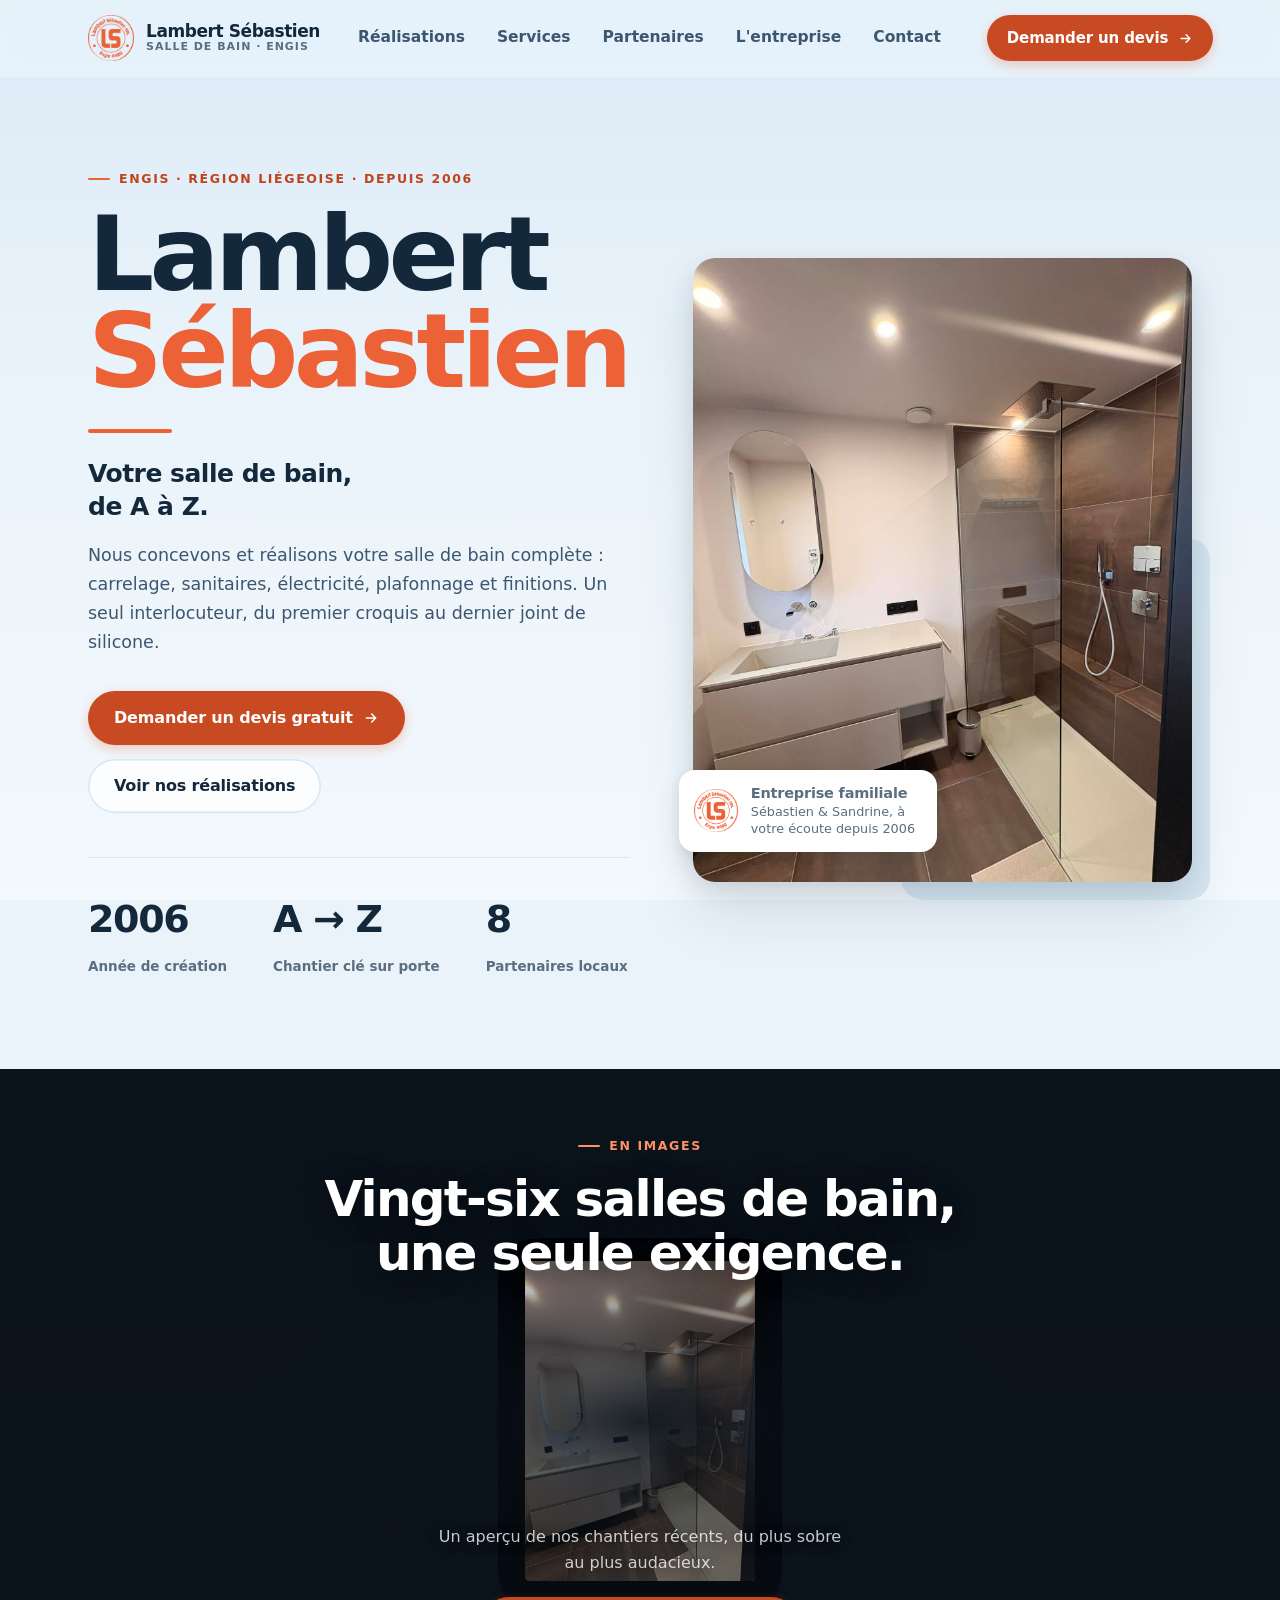
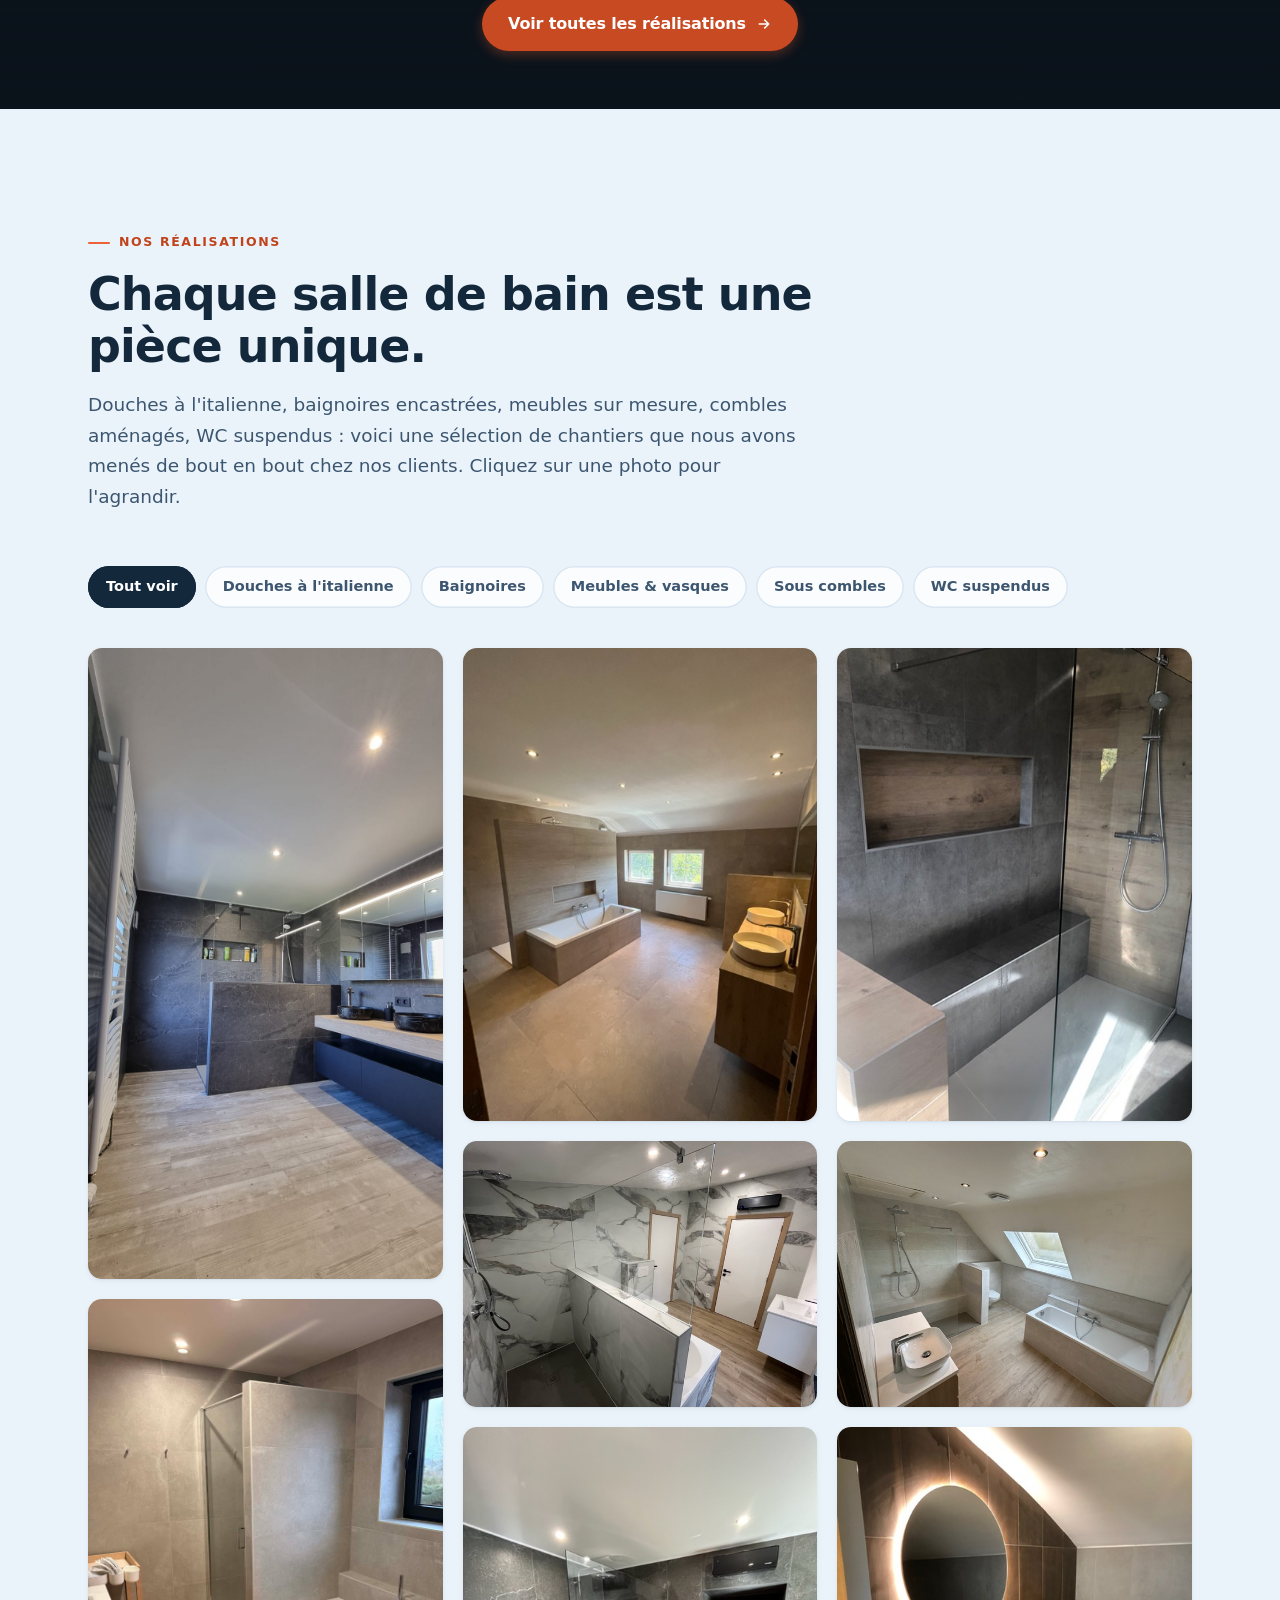
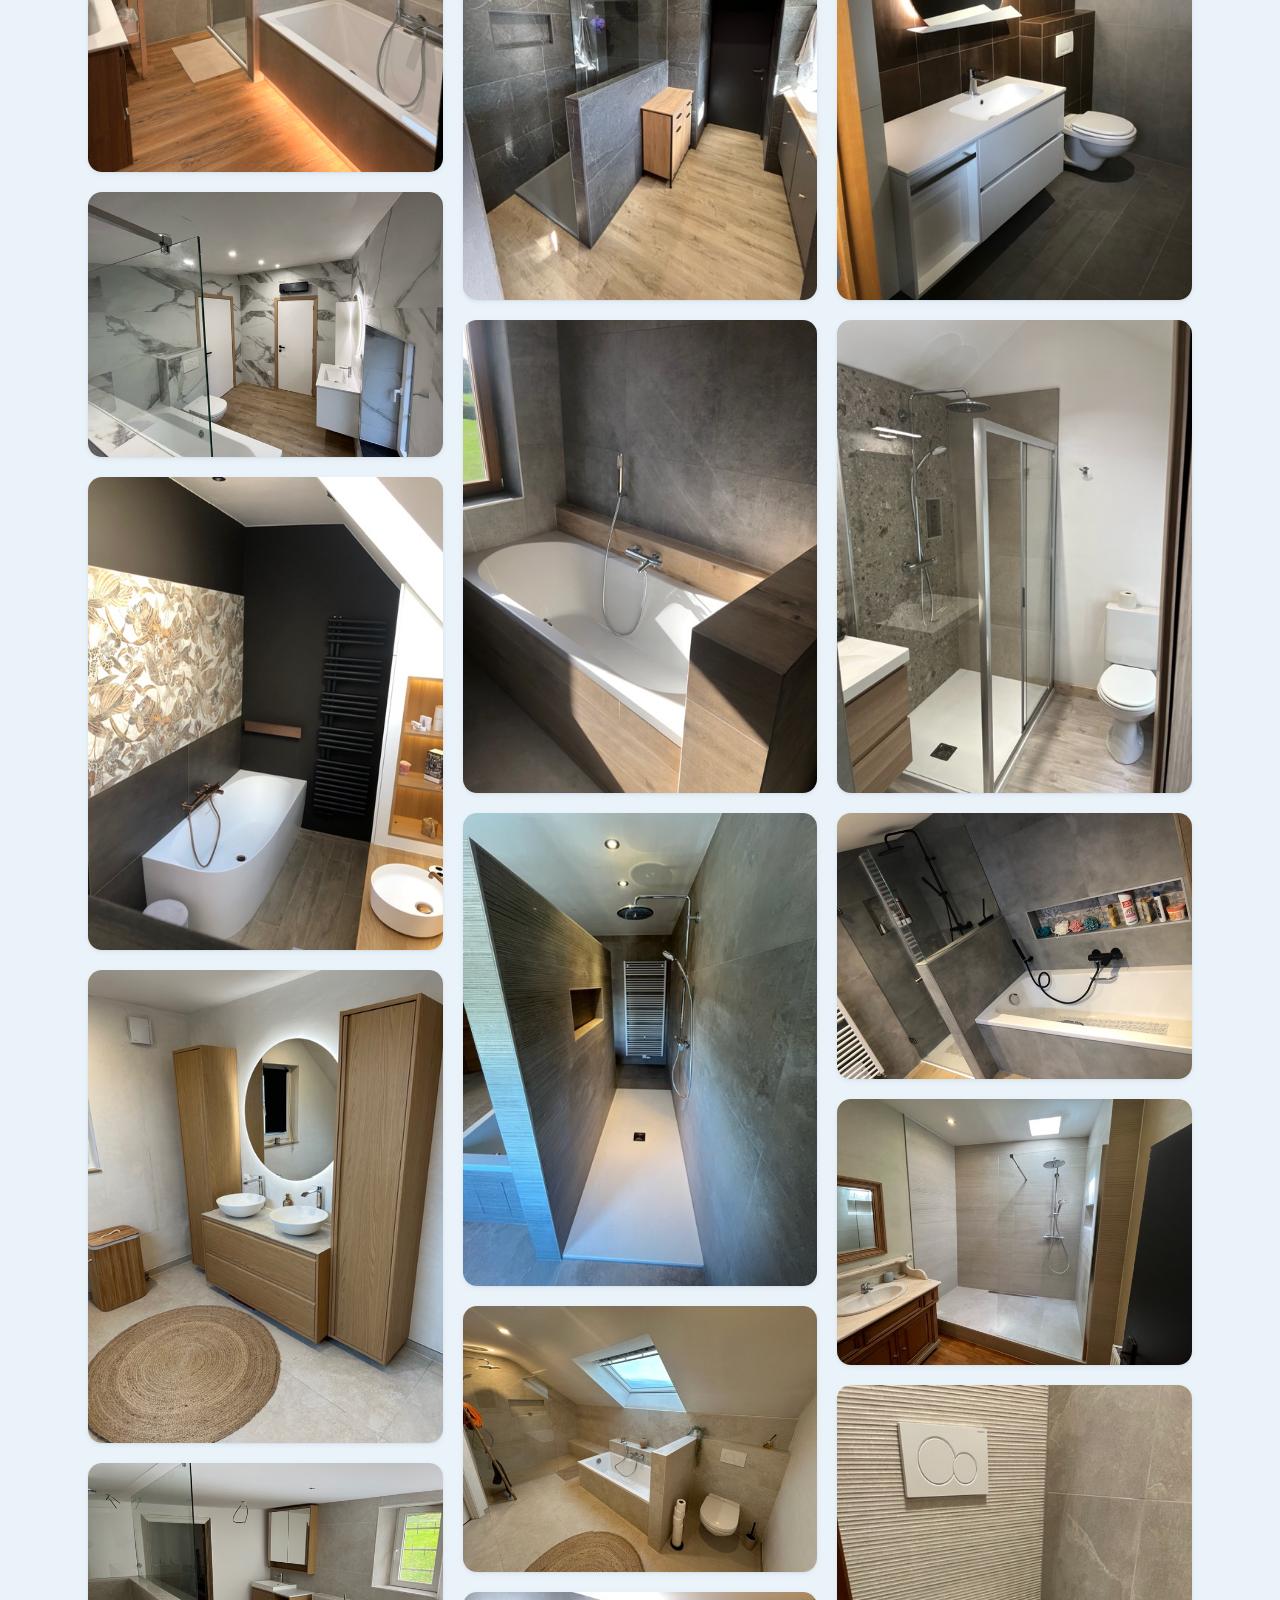
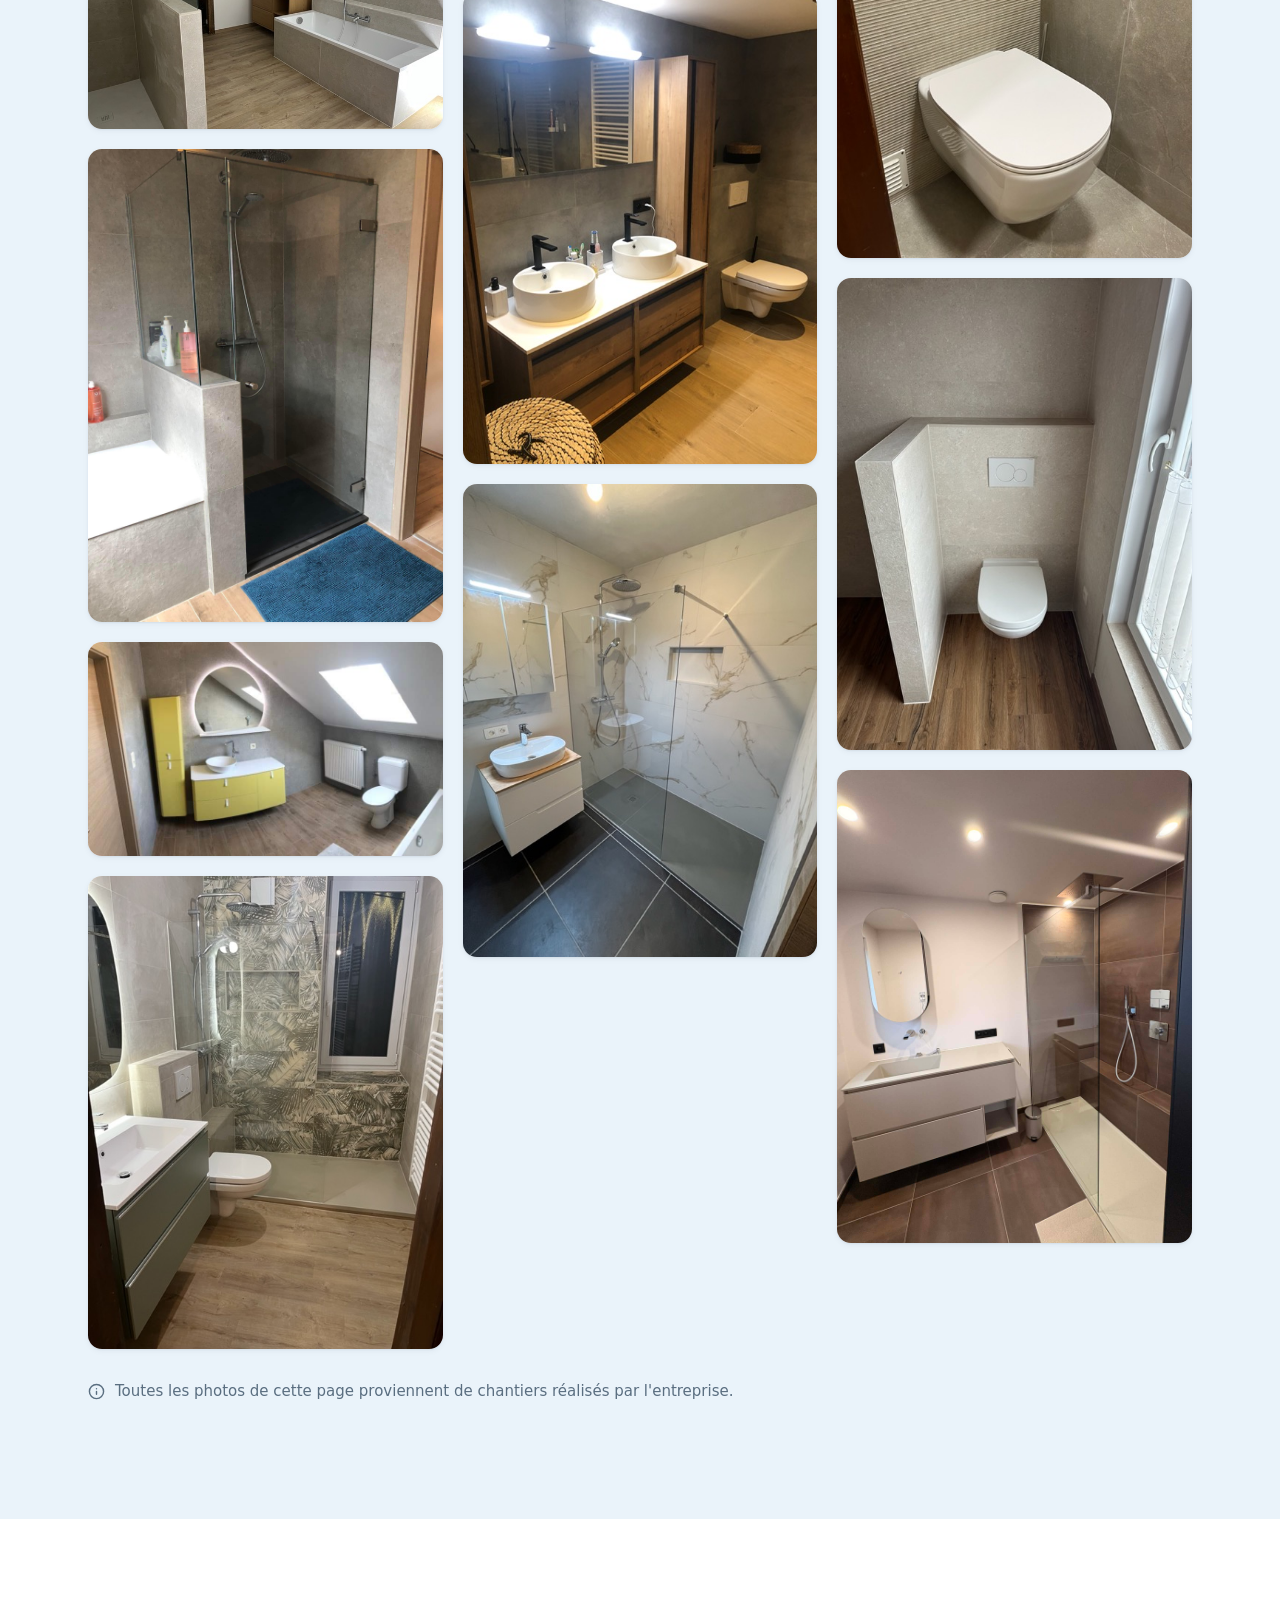
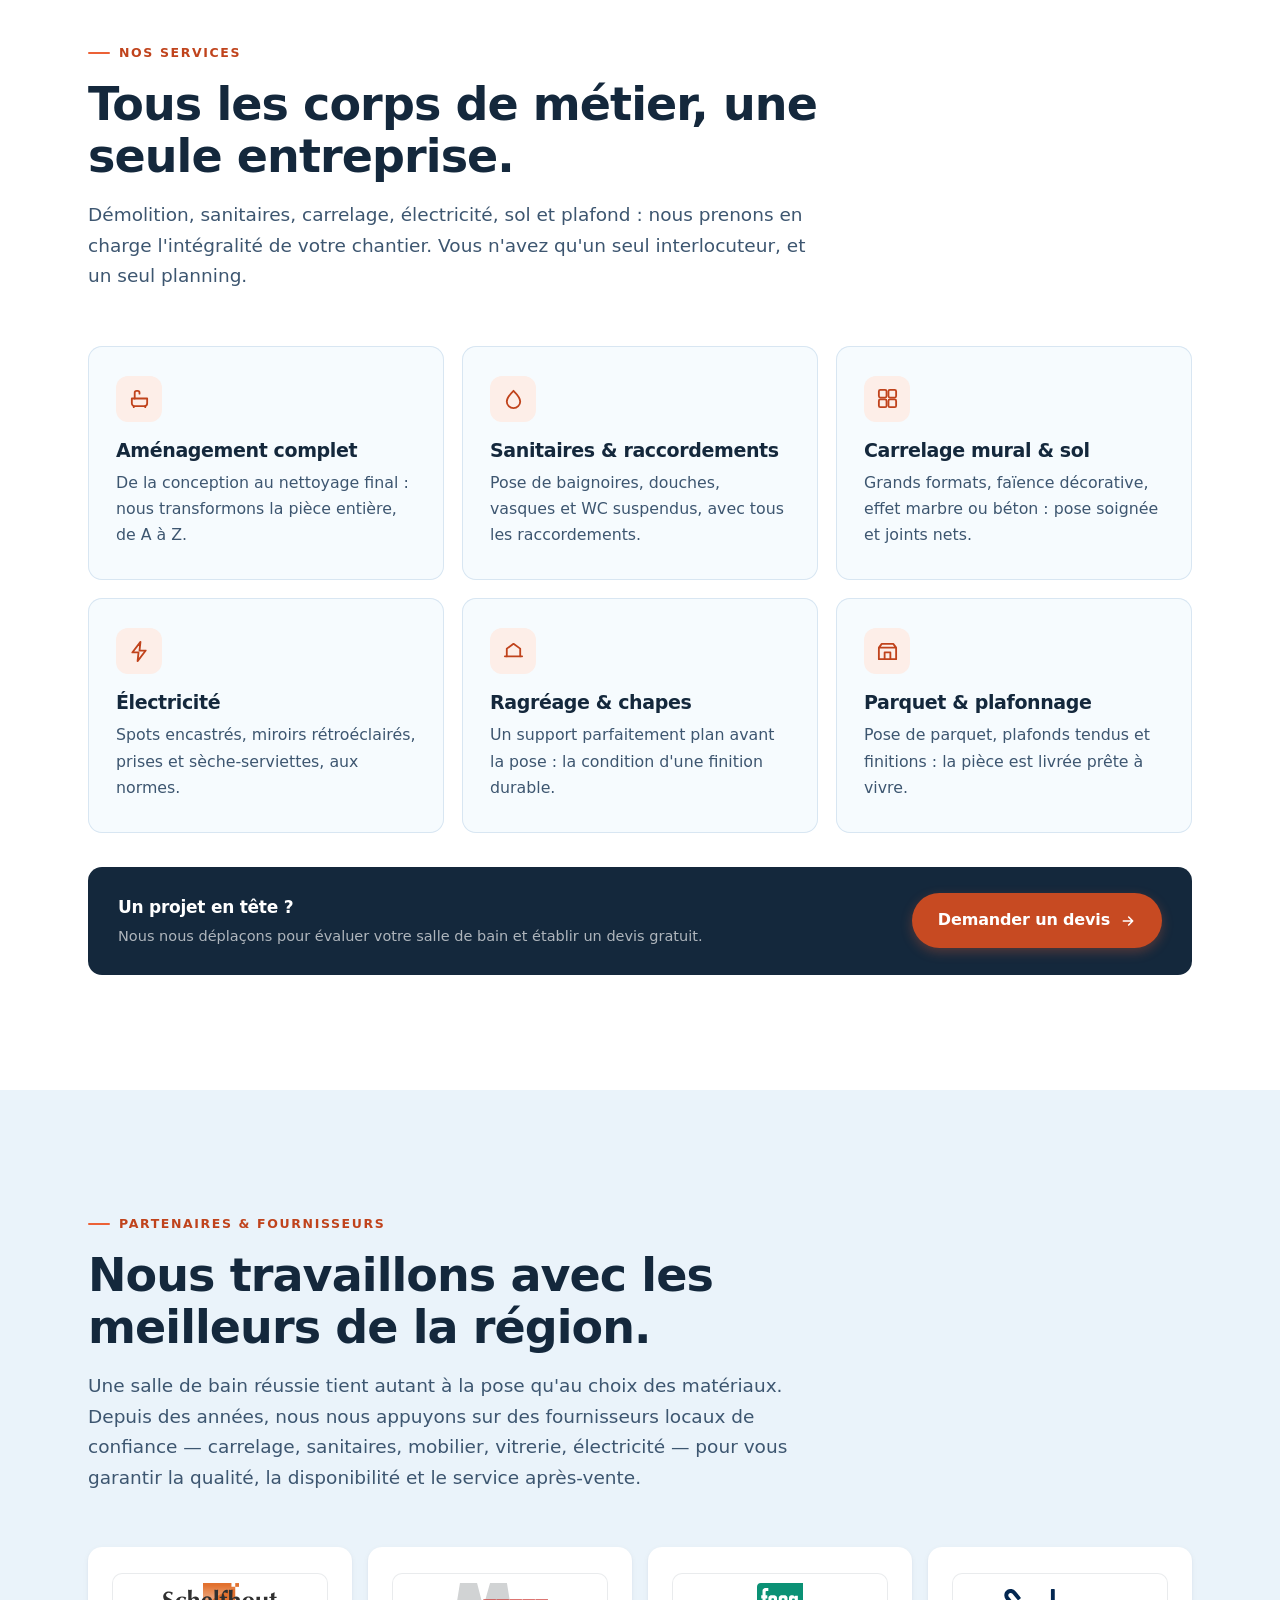
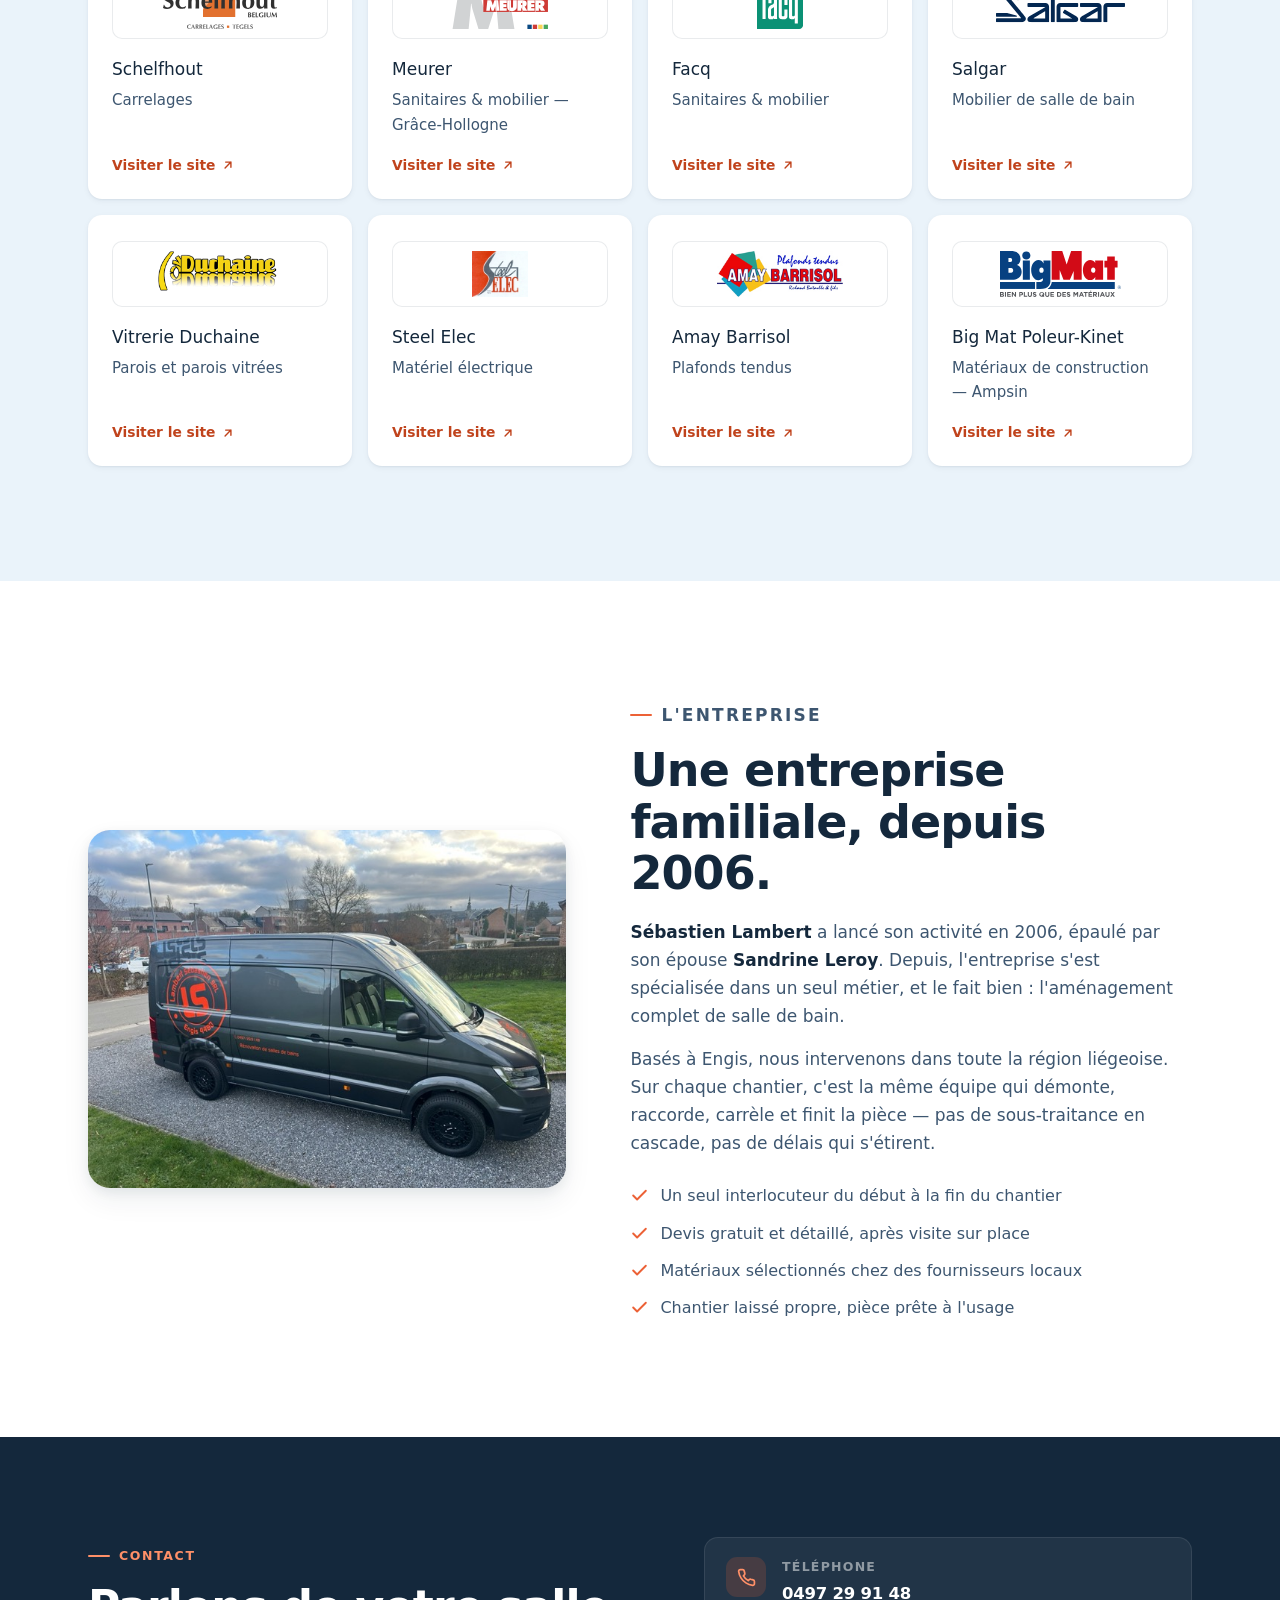
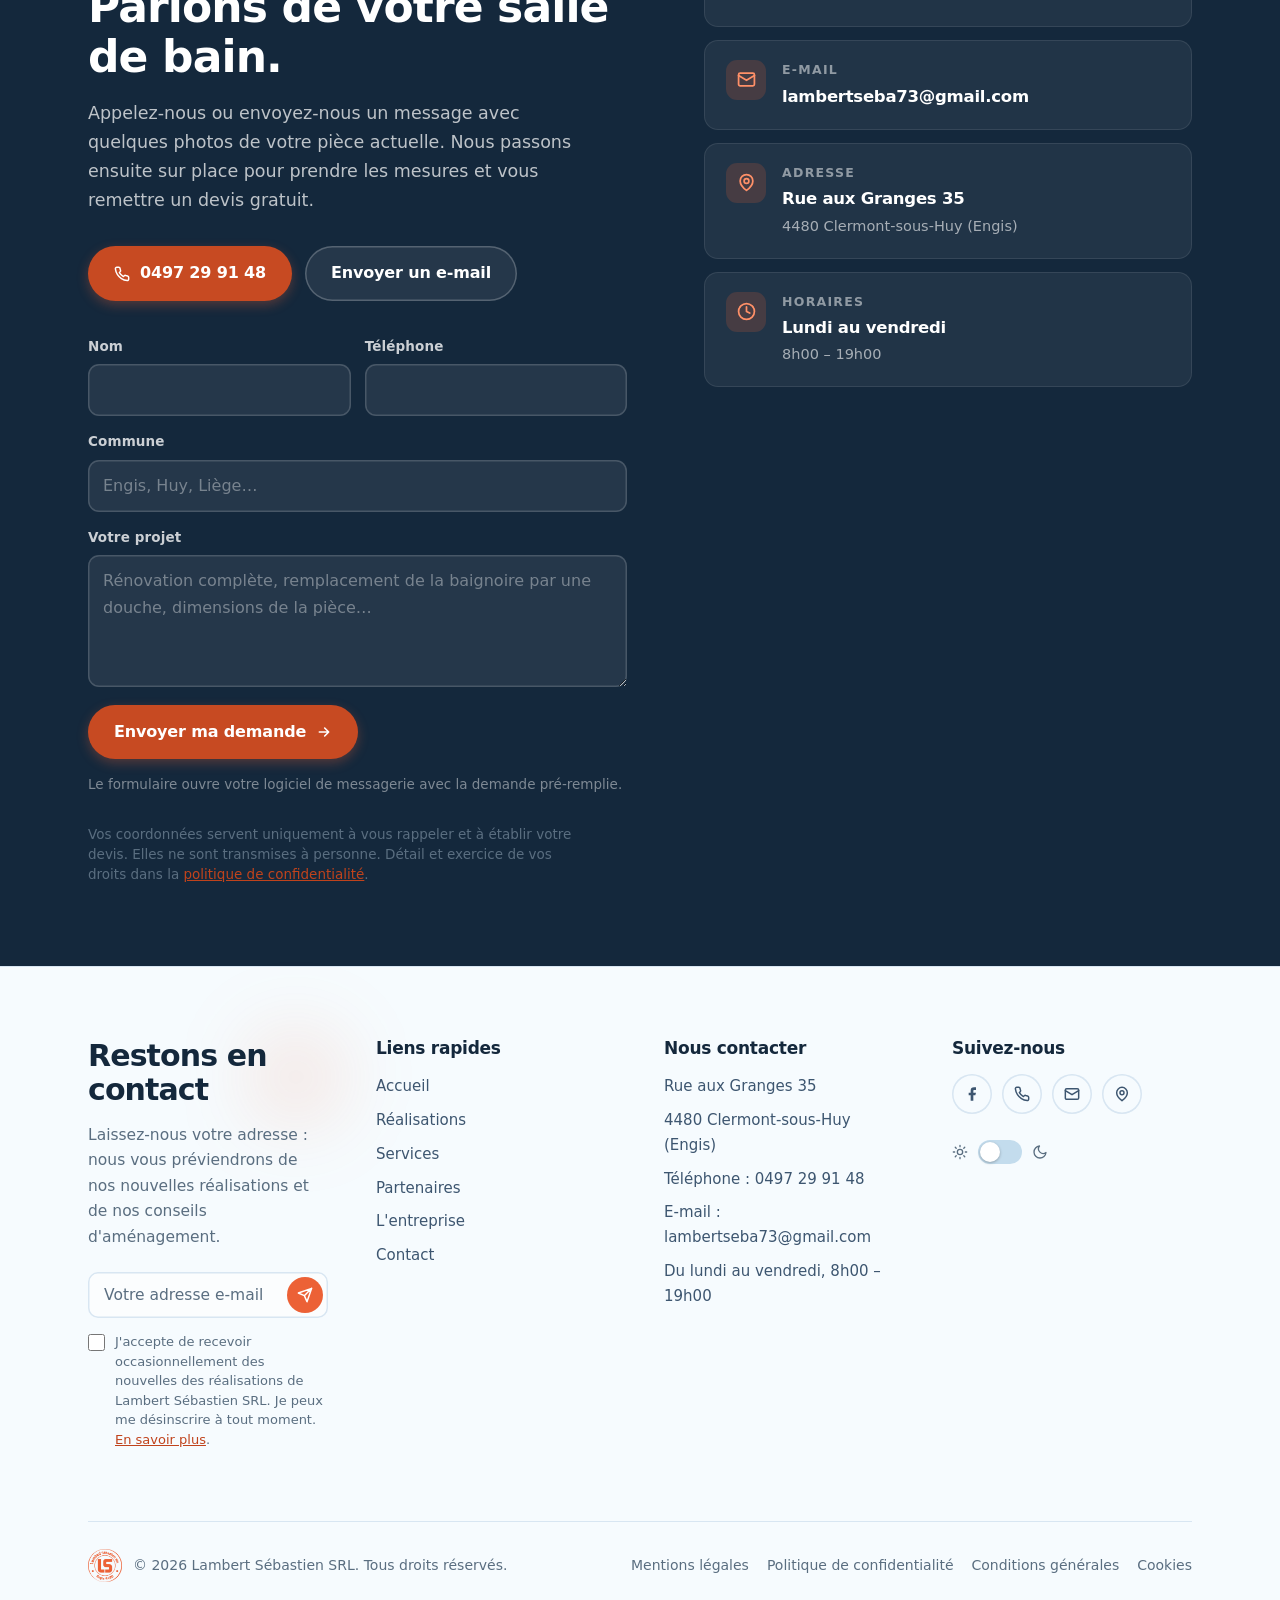
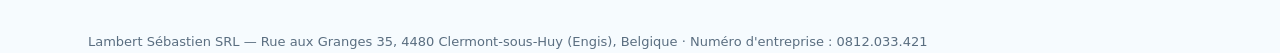
<file: index.html>
<!DOCTYPE html>
<html lang="fr">
<head>
<meta charset="utf-8">
<meta name="viewport" content="width=device-width, initial-scale=1">
<title>Lambert Sébastien SRL — Aménagement de salle de bain à Engis</title>
<meta name="description" content="Aménagement et rénovation complète de salle de bain à Engis et en région liégeoise. Carrelage, sanitaires, électricité, plafonnage : un seul interlocuteur de A à Z. Devis gratuit.">
<meta name="theme-color" content="#eaf3fa">
<link rel="icon" href="assets/logo/logo-lambert-sebastien.png" type="image/png">
<link rel="stylesheet" href="styles.css">

<meta property="og:type" content="website">
<meta property="og:title" content="Lambert Sébastien SRL — Aménagement de salle de bain à Engis">
<meta property="og:description" content="Rénovation complète de salle de bain en région liégeoise, de A à Z. Découvrez nos réalisations.">
<meta property="og:image" content="assets/realisations/salle-de-bain-moderne-meuble-blanc-douche-pluie.jpeg">
<meta property="og:locale" content="fr_BE">

<script type="application/ld+json">
{
  "@context": "https://schema.org",
  "@type": "HomeAndConstructionBusiness",
  "name": "Lambert Sébastien SRL",
  "description": "Aménagement et rénovation complète de salle de bain à Engis et en région liégeoise.",
  "image": "assets/logo/logo-lambert-sebastien.png",
  "telephone": "+32497299148",
  "email": "lambertseba73@gmail.com",
  "foundingDate": "2006",
  "vatID": "BE0812033421",
  "taxID": "0812033421",
  "url": "https://lenath22.github.io/lambert-sebastien/",
  "founder": { "@type": "Person", "name": "Sébastien Lambert" },
  "knowsLanguage": "fr",
  "address": {
    "@type": "PostalAddress",
    "streetAddress": "Rue aux Granges 35",
    "postalCode": "4480",
    "addressLocality": "Clermont-sous-Huy (Engis)",
    "addressCountry": "BE"
  },
  "areaServed": "Engis, Liège et environs",
  "openingHoursSpecification": [{
    "@type": "OpeningHoursSpecification",
    "dayOfWeek": ["Monday","Tuesday","Wednesday","Thursday","Friday"],
    "opens": "08:00", "closes": "19:00"
  }],
  "sameAs": ["https://www.facebook.com/people/Lambert-S%C3%A9bastien-SPRL/100082705393706/"]
}
</script>
</head>
<body>

<a class="skip-link" href="#main">Aller au contenu principal</a>

<header class="header" id="header">
  <div class="wrap header__inner">
    <a class="brand" href="#top" aria-label="Lambert Sébastien SRL, accueil">
      <img class="brand__mark" src="assets/logo/logo-lambert-sebastien.png" alt="Logo Lambert Sébastien SRL" width="46" height="46">
      <span class="brand__text">
        <span class="brand__name">Lambert Sébastien</span>
        <span class="brand__tag">Salle de bain · Engis</span>
      </span>
    </a>

    <nav class="nav" id="nav" aria-label="Navigation principale">
      <a href="#realisations">Réalisations</a>
      <a href="#services">Services</a>
      <a href="#partenaires">Partenaires</a>
      <a href="#apropos">L'entreprise</a>
      <a href="#contact">Contact</a>
      <a class="nav__cta" href="#contact">Demander un devis</a>
    </nav>

    <a class="btn btn--primary btn--sm" href="#contact">
      Demander un devis
      <svg class="btn__arrow" width="15" height="15" viewBox="0 0 24 24" fill="none" stroke="currentColor" stroke-width="2.4" stroke-linecap="round" stroke-linejoin="round" aria-hidden="true"><path d="M5 12h14M13 6l6 6-6 6"/></svg>
    </a>

    <button class="burger" id="burger" type="button" aria-expanded="false" aria-controls="nav" aria-label="Ouvrir le menu">
      <span></span>
    </button>
  </div>
</header>

<main id="main">

<section class="hero" id="top">
  <div class="wrap hero__grid">
    <div class="hero__copy">
      <p class="eyebrow">Engis · Région liégeoise · Depuis 2006</p>

      <h1 class="hero__name">
        <span>Lambert</span>
        <span class="is-accent">Sébastien</span>
      </h1>

      <div class="hero__rule" aria-hidden="true"></div>

      <p class="hero__sub">Votre salle de bain,<br>de A&nbsp;à&nbsp;Z.</p>

      <p class="hero__text">
        Nous concevons et réalisons votre salle de bain complète : carrelage, sanitaires,
        électricité, plafonnage et finitions. Un seul interlocuteur, du premier croquis
        au dernier joint de silicone.
      </p>

      <div class="hero__actions">
        <a class="btn btn--primary" href="#contact">
          Demander un devis gratuit
          <svg class="btn__arrow" width="16" height="16" viewBox="0 0 24 24" fill="none" stroke="currentColor" stroke-width="2.4" stroke-linecap="round" stroke-linejoin="round" aria-hidden="true"><path d="M5 12h14M13 6l6 6-6 6"/></svg>
        </a>
        <a class="btn btn--ghost" href="#realisations">Voir nos réalisations</a>
      </div>

      <div class="hero__stats">
        <div class="stat"><span class="stat__n">2006</span><span class="stat__l">Année de création</span></div>
        <div class="stat"><span class="stat__n">A → Z</span><span class="stat__l">Chantier clé sur porte</span></div>
        <div class="stat"><span class="stat__n">8</span><span class="stat__l">Partenaires locaux</span></div>
      </div>
    </div>

    <div class="hero__media">
      <div class="hero__frame">
        <img src="assets/realisations/salle-de-bain-moderne-meuble-blanc-douche-pluie.jpeg"
             alt="Salle de bain contemporaine réalisée par Lambert Sébastien : meuble suspendu blanc, miroir ovale et douche à l'italienne avec ciel de pluie encastré"
             width="1536" height="2048" fetchpriority="high">
      </div>
      <div class="hero__badge">
        <img src="assets/logo/logo-lambert-sebastien.png" alt="" aria-hidden="true" width="44" height="44">
        <span>
          <b>Entreprise familiale</b>
          <span>Sébastien &amp; Sandrine, à votre écoute depuis 2006</span>
        </span>
      </div>
    </div>
  </div>
</section>


<section class="stream" id="galerie-defilante" aria-labelledby="streamTitle">
  <div class="stream__stage" aria-hidden="true">
    <div class="stream__space" id="streamSpace"></div>
  </div>
  <div class="stream__scrim" aria-hidden="true"></div>

  <div class="stream__content">
    <div class="stream__top">
      <p class="eyebrow eyebrow--light">En images</p>
      <h2 class="stream__title" id="streamTitle">
        Vingt-six salles de bain,<br>une seule exigence.
      </h2>
    </div>
    <div class="stream__bottom">
      <p class="stream__lead">
        Un aperçu de nos chantiers récents, du plus sobre au plus audacieux.
      </p>
      <a class="btn btn--primary" href="#realisations">
        Voir toutes les réalisations
        <svg class="btn__arrow" width="16" height="16" viewBox="0 0 24 24" fill="none" stroke="currentColor" stroke-width="2.4" stroke-linecap="round" stroke-linejoin="round" aria-hidden="true"><path d="M5 12h14M13 6l6 6-6 6"/></svg>
      </a>
    </div>
  </div>
</section>

<section class="section" id="realisations">
  <div class="wrap">
    <div class="section__head section__head--wide">
      <p class="eyebrow">Nos réalisations</p>
      <h2 class="section__title">Chaque salle de bain est une pièce unique.</h2>
      <p class="section__lead">
        Douches à l'italienne, baignoires encastrées, meubles sur mesure, combles aménagés,
        WC suspendus : voici une sélection de chantiers que nous avons menés de bout en bout
        chez nos clients. Cliquez sur une photo pour l'agrandir.
      </p>
    </div>

    <div class="filters" role="group" aria-label="Filtrer les réalisations">
      <button class="filter" type="button" data-filter="tous" aria-pressed="true">Tout voir</button>
      <button class="filter" type="button" data-filter="douche" aria-pressed="false">Douches à l'italienne</button>
      <button class="filter" type="button" data-filter="baignoire" aria-pressed="false">Baignoires</button>
      <button class="filter" type="button" data-filter="meuble" aria-pressed="false">Meubles &amp; vasques</button>
      <button class="filter" type="button" data-filter="combles" aria-pressed="false">Sous combles</button>
      <button class="filter" type="button" data-filter="wc" aria-pressed="false">WC suspendus</button>
    </div>

    <div class="grid" id="grid">
      <button class="card" type="button" data-cats="douche meuble" data-title="Marbre anthracite & double vasque" data-detail="Douche à l'italienne et meuble bleu nuit">
        <img src="assets/realisations/salle-de-bain-marbre-anthracite-double-vasque.jpeg" alt="Salle de bain en grès cérame effet marbre anthracite avec double vasque noire et douche à l'italienne" width="900" height="1600" loading="lazy" decoding="async">
        <span class="card__overlay"><b>Marbre anthracite & double vasque</b><span>Douche à l'italienne et meuble bleu nuit</span></span>
      </button>
      <button class="card" type="button" data-cats="douche baignoire" data-title="Douche et baignoire, tons beiges" data-detail="Grand format beige, parquet et éclairage LED">
        <img src="assets/realisations/salle-de-bain-beige-douche-et-baignoire.jpeg" alt="Salle de bain beige avec cabine de douche vitrée, baignoire encastrée et sol en parquet" width="1536" height="2048" loading="lazy" decoding="async">
        <span class="card__overlay"><b>Douche et baignoire, tons beiges</b><span>Grand format beige, parquet et éclairage LED</span></span>
      </button>
      <button class="card" type="button" data-cats="douche" data-title="Marbre blanc statuaire" data-detail="Douche à l'italienne et paroi fixe toute hauteur">
        <img src="assets/realisations/salle-de-bain-marbre-blanc-douche-italienne.jpeg" alt="Salle de bain habillée de carrelage effet marbre blanc avec douche à l'italienne et paroi vitrée" width="640" height="480" loading="lazy" decoding="async">
        <span class="card__overlay"><b>Marbre blanc statuaire</b><span>Douche à l'italienne et paroi fixe toute hauteur</span></span>
      </button>
      <button class="card" type="button" data-cats="baignoire" data-title="Baignoire d'angle & mur floral" data-detail="Mur noir mat et sèche-serviettes design">
        <img src="assets/realisations/salle-de-bain-noire-baignoire-mur-floral.jpeg" alt="Baignoire d'angle blanche devant un mur noir avec panneau décoratif floral et radiateur sèche-serviettes noir" width="480" height="640" loading="lazy" decoding="async">
        <span class="card__overlay"><b>Baignoire d'angle & mur floral</b><span>Mur noir mat et sèche-serviettes design</span></span>
      </button>
      <button class="card" type="button" data-cats="meuble" data-title="Chêne clair & vasques rondes" data-detail="Meuble double vasque et miroir rétroéclairé">
        <img src="assets/realisations/salle-de-bain-chene-double-vasque-ronde.jpeg" alt="Meuble de salle de bain en chêne clair avec deux vasques rondes et miroir rond rétroéclairé" width="480" height="640" loading="lazy" decoding="async">
        <span class="card__overlay"><b>Chêne clair & vasques rondes</b><span>Meuble double vasque et miroir rétroéclairé</span></span>
      </button>
      <button class="card" type="button" data-cats="douche baignoire" data-title="Salle de bain familiale" data-detail="Douche à l'italienne, baignoire et meuble chêne">
        <img src="assets/realisations/salle-de-bain-familiale-douche-et-baignoire.jpeg" alt="Grande salle de bain familiale avec douche à l'italienne, baignoire encastrée et meuble en chêne" width="640" height="480" loading="lazy" decoding="async">
        <span class="card__overlay"><b>Salle de bain familiale</b><span>Douche à l'italienne, baignoire et meuble chêne</span></span>
      </button>
      <button class="card" type="button" data-cats="douche" data-title="Douche à l'italienne, pierre grise" data-detail="Paroi vitrée sur mesure et receveur ardoise">
        <img src="assets/realisations/douche-italienne-pierre-grise.jpeg" alt="Douche à l'italienne avec paroi en verre, carrelage effet pierre grise et receveur noir" width="1536" height="2048" loading="lazy" decoding="async">
        <span class="card__overlay"><b>Douche à l'italienne, pierre grise</b><span>Paroi vitrée sur mesure et receveur ardoise</span></span>
      </button>
      <button class="card" type="button" data-cats="meuble combles" data-title="Sous combles, meuble jaune" data-detail="Meuble coloré, miroir rétroéclairé et velux">
        <img src="assets/realisations/salle-de-bain-sous-combles-meuble-jaune.jpeg" alt="Salle de bain sous combles avec meuble suspendu jaune, miroir rond rétroéclairé et fenêtre de toit" width="750" height="452" loading="lazy" decoding="async">
        <span class="card__overlay"><b>Sous combles, meuble jaune</b><span>Meuble coloré, miroir rétroéclairé et velux</span></span>
      </button>
      <button class="card" type="button" data-cats="douche meuble" data-title="Carrelage tropical & vert d'eau" data-detail="Faïence décor végétal et meuble suspendu vert">
        <img src="assets/realisations/salle-de-bain-carrelage-tropical-meuble-vert.jpeg" alt="Salle de bain avec carrelage à motif tropical, meuble vert d'eau et douche à l'italienne" width="480" height="640" loading="lazy" decoding="async">
        <span class="card__overlay"><b>Carrelage tropical & vert d'eau</b><span>Faïence décor végétal et meuble suspendu vert</span></span>
      </button>
      <button class="card" type="button" data-cats="baignoire meuble" data-title="Volume et lumière naturelle" data-detail="Baignoire encastrée et double vasque sur chêne">
        <img src="assets/realisations/grande-salle-de-bain-baignoire-double-vasque.jpeg" alt="Grande salle de bain lumineuse avec baignoire encastrée et double vasque posée sur un plan en chêne" width="480" height="640" loading="lazy" decoding="async">
        <span class="card__overlay"><b>Volume et lumière naturelle</b><span>Baignoire encastrée et double vasque sur chêne</span></span>
      </button>
      <button class="card" type="button" data-cats="douche" data-title="Marbre blanc, vue d'ensemble" data-detail="Continuité du carrelage sur murs et baignoire">
        <img src="assets/realisations/salle-de-bain-marbre-blanc-vue-douche.jpeg" alt="Vue d'ensemble d'une salle de bain en marbre blanc avec douche à l'italienne et baignoire habillée" width="640" height="480" loading="lazy" decoding="async">
        <span class="card__overlay"><b>Marbre blanc, vue d'ensemble</b><span>Continuité du carrelage sur murs et baignoire</span></span>
      </button>
      <button class="card" type="button" data-cats="douche" data-title="Anthracite & chêne" data-detail="Douche à l'italienne et niche encastrée">
        <img src="assets/realisations/salle-de-bain-marbre-anthracite-douche.jpeg" alt="Douche à l'italienne dans une salle de bain anthracite avec niche encastrée et sol effet bois" width="480" height="640" loading="lazy" decoding="async">
        <span class="card__overlay"><b>Anthracite & chêne</b><span>Douche à l'italienne et niche encastrée</span></span>
      </button>
      <button class="card" type="button" data-cats="baignoire" data-title="Baignoire, habillage chêne" data-detail="Tablier en chêne et carrelage béton">
        <img src="assets/realisations/baignoire-encastree-habillage-chene.jpeg" alt="Baignoire encastrée avec habillage en chêne et carrelage effet béton gris" width="480" height="640" loading="lazy" decoding="async">
        <span class="card__overlay"><b>Baignoire, habillage chêne</b><span>Tablier en chêne et carrelage béton</span></span>
      </button>
      <button class="card" type="button" data-cats="douche" data-title="Douche tout en longueur" data-detail="Receveur sur mesure et ciel de pluie">
        <img src="assets/realisations/douche-italienne-tout-en-longueur.jpeg" alt="Longue douche à l'italienne avec receveur blanc, niche encastrée et pomme de douche ciel de pluie" width="480" height="640" loading="lazy" decoding="async">
        <span class="card__overlay"><b>Douche tout en longueur</b><span>Receveur sur mesure et ciel de pluie</span></span>
      </button>
      <button class="card" type="button" data-cats="baignoire combles" data-title="Baignoire sous velux" data-detail="Aménagement complet des combles, ton pierre">
        <img src="assets/realisations/salle-de-bain-sous-combles-baignoire.jpeg" alt="Salle de bain aménagée sous combles avec baignoire encastrée sous une fenêtre de toit" width="640" height="480" loading="lazy" decoding="async">
        <span class="card__overlay"><b>Baignoire sous velux</b><span>Aménagement complet des combles, ton pierre</span></span>
      </button>
      <button class="card" type="button" data-cats="meuble" data-title="Double vasque & rangements" data-detail="Meuble chêne et robinetterie noire">
        <img src="assets/realisations/salle-de-bain-double-vasque-chene.jpeg" alt="Meuble double vasque en chêne avec robinetterie noire et colonne de rangement assortie" width="480" height="640" loading="lazy" decoding="async">
        <span class="card__overlay"><b>Double vasque & rangements</b><span>Meuble chêne et robinetterie noire</span></span>
      </button>
      <button class="card" type="button" data-cats="douche meuble" data-title="Marbre blanc, sol ardoise" data-detail="Contraste clair-obscur et douche à l'italienne">
        <img src="assets/realisations/salle-de-bain-marbre-sol-ardoise.jpeg" alt="Salle de bain aux murs effet marbre blanc, sol en carrelage ardoise et douche à l'italienne" width="480" height="640" loading="lazy" decoding="async">
        <span class="card__overlay"><b>Marbre blanc, sol ardoise</b><span>Contraste clair-obscur et douche à l'italienne</span></span>
      </button>
      <button class="card" type="button" data-cats="douche" data-title="Niche en chêne" data-detail="Banc maçonné, niche bois et paroi vitrée">
        <img src="assets/realisations/douche-italienne-niche-chene.jpeg" alt="Douche à l'italienne grise avec niche habillée de chêne, banc maçonné et paroi vitrée" width="480" height="640" loading="lazy" decoding="async">
        <span class="card__overlay"><b>Niche en chêne</b><span>Banc maçonné, niche bois et paroi vitrée</span></span>
      </button>
      <button class="card" type="button" data-cats="douche baignoire combles" data-title="Combles, douche et baignoire" data-detail="Optimisation des rampants, ton lin">
        <img src="assets/realisations/salle-de-bain-sous-combles-douche-baignoire.jpeg" alt="Salle de bain sous combles réunissant une douche à l'italienne, une baignoire et un WC suspendu" width="640" height="480" loading="lazy" decoding="async">
        <span class="card__overlay"><b>Combles, douche et baignoire</b><span>Optimisation des rampants, ton lin</span></span>
      </button>
      <button class="card" type="button" data-cats="meuble combles" data-title="Miroir rétroéclairé" data-detail="Faïence brune et meuble suspendu blanc">
        <img src="assets/realisations/salle-de-bain-miroir-retroeclaire.jpeg" alt="Meuble de salle de bain blanc surmonté d'un miroir rond rétroéclairé sur un mur en faïence brune" width="480" height="640" loading="lazy" decoding="async">
        <span class="card__overlay"><b>Miroir rétroéclairé</b><span>Faïence brune et meuble suspendu blanc</span></span>
      </button>
      <button class="card" type="button" data-cats="douche" data-title="Mur terrazzo & porte coulissante" data-detail="Cabine vitrée coulissante et faïence granitée">
        <img src="assets/realisations/douche-porte-coulissante-mur-terrazzo.jpeg" alt="Douche avec porte coulissante vitrée devant un mur en carrelage effet terrazzo" width="480" height="640" loading="lazy" decoding="async">
        <span class="card__overlay"><b>Mur terrazzo & porte coulissante</b><span>Cabine vitrée coulissante et faïence granitée</span></span>
      </button>
      <button class="card" type="button" data-cats="douche baignoire" data-title="Gris béton & robinetterie noire" data-detail="Baignoire, niche de rangement et douche vitrée">
        <img src="assets/realisations/salle-de-bain-grise-robinetterie-noire.jpeg" alt="Salle de bain grise avec baignoire, longue niche de rangement et robinetterie noire mate" width="640" height="480" loading="lazy" decoding="async">
        <span class="card__overlay"><b>Gris béton & robinetterie noire</b><span>Baignoire, niche de rangement et douche vitrée</span></span>
      </button>
      <button class="card" type="button" data-cats="douche" data-title="Douche à l'italienne beige" data-detail="Faïence structurée et receveur de plain-pied">
        <img src="assets/realisations/douche-italienne-carrelage-beige.jpeg" alt="Douche à l'italienne de plain-pied avec faïence beige structurée" width="640" height="480" loading="lazy" decoding="async">
        <span class="card__overlay"><b>Douche à l'italienne beige</b><span>Faïence structurée et receveur de plain-pied</span></span>
      </button>
      <button class="card" type="button" data-cats="wc" data-title="WC suspendu, faïence striée" data-detail="Bâti-support encastré et plaque affleurante">
        <img src="assets/realisations/wc-suspendu-carrelage-strie.jpeg" alt="WC suspendu devant un mur en faïence blanche striée avec plaque de commande affleurante" width="480" height="640" loading="lazy" decoding="async">
        <span class="card__overlay"><b>WC suspendu, faïence striée</b><span>Bâti-support encastré et plaque affleurante</span></span>
      </button>
      <button class="card" type="button" data-cats="wc" data-title="WC suspendu, ton pierre" data-detail="Muret maçonné et sol effet bois">
        <img src="assets/realisations/wc-suspendu-pierre-beige.jpeg" alt="WC suspendu encastré dans un muret habillé de carrelage effet pierre beige" width="480" height="640" loading="lazy" decoding="async">
        <span class="card__overlay"><b>WC suspendu, ton pierre</b><span>Muret maçonné et sol effet bois</span></span>
      </button>
      <button class="card" type="button" data-cats="douche meuble" data-title="Épure et ciel de pluie" data-detail="Meuble blanc laqué et miroir ovale">
        <img src="assets/realisations/salle-de-bain-moderne-meuble-blanc-douche-pluie.jpeg" alt="Salle de bain contemporaine avec meuble blanc laqué, miroir ovale et douche à l'italienne avec ciel de pluie" width="1536" height="2048" loading="lazy" decoding="async">
        <span class="card__overlay"><b>Épure et ciel de pluie</b><span>Meuble blanc laqué et miroir ovale</span></span>
      </button>
    </div>

    <p class="gallery-empty" id="galleryEmpty" hidden>Aucune réalisation ne correspond à ce filtre.</p>

    <p class="gallery-note">
      <svg width="17" height="17" viewBox="0 0 24 24" fill="none" stroke="currentColor" stroke-width="2" stroke-linecap="round" stroke-linejoin="round" aria-hidden="true"><circle cx="12" cy="12" r="10"/><path d="M12 16v-4M12 8h.01"/></svg>
      Toutes les photos de cette page proviennent de chantiers réalisés par l'entreprise.
    </p>
  </div>
</section>

<section class="section services" id="services">
  <div class="wrap">
    <div class="section__head section__head--wide">
      <p class="eyebrow">Nos services</p>
      <h2 class="section__title">Tous les corps de métier, une seule entreprise.</h2>
      <p class="section__lead">
        Démolition, sanitaires, carrelage, électricité, sol et plafond : nous prenons en charge
        l'intégralité de votre chantier. Vous n'avez qu'un seul interlocuteur, et un seul planning.
      </p>
    </div>

    <div class="services__grid">
      <article class="service">
        <div class="service__icon"><svg width="23" height="23" viewBox="0 0 24 24" fill="none" stroke="currentColor" stroke-width="1.9" stroke-linecap="round" stroke-linejoin="round" aria-hidden="true"><path d="M4 12h16v5a3 3 0 0 1-3 3H7a3 3 0 0 1-3-3z"/><path d="M7 12V6a2 2 0 0 1 2-2h1a2 2 0 0 1 2 2v1"/><path d="M6 20v1M18 20v1"/></svg></div>
        <h3>Aménagement complet</h3>
        <p>De la conception au nettoyage final : nous transformons la pièce entière, de A à Z.</p>
      </article>

      <article class="service">
        <div class="service__icon"><svg width="23" height="23" viewBox="0 0 24 24" fill="none" stroke="currentColor" stroke-width="1.9" stroke-linecap="round" stroke-linejoin="round" aria-hidden="true"><path d="M12 22a7 7 0 0 0 7-7c0-4-7-11-7-11S5 11 5 15a7 7 0 0 0 7 7z"/></svg></div>
        <h3>Sanitaires &amp; raccordements</h3>
        <p>Pose de baignoires, douches, vasques et WC suspendus, avec tous les raccordements.</p>
      </article>

      <article class="service">
        <div class="service__icon"><svg width="23" height="23" viewBox="0 0 24 24" fill="none" stroke="currentColor" stroke-width="1.9" stroke-linecap="round" stroke-linejoin="round" aria-hidden="true"><rect x="3" y="3" width="8" height="8" rx="1.5"/><rect x="13" y="3" width="8" height="8" rx="1.5"/><rect x="3" y="13" width="8" height="8" rx="1.5"/><rect x="13" y="13" width="8" height="8" rx="1.5"/></svg></div>
        <h3>Carrelage mural &amp; sol</h3>
        <p>Grands formats, faïence décorative, effet marbre ou béton : pose soignée et joints nets.</p>
      </article>

      <article class="service">
        <div class="service__icon"><svg width="23" height="23" viewBox="0 0 24 24" fill="none" stroke="currentColor" stroke-width="1.9" stroke-linecap="round" stroke-linejoin="round" aria-hidden="true"><path d="M13 2 4.5 13H11l-1 9 8.5-11H12z"/></svg></div>
        <h3>Électricité</h3>
        <p>Spots encastrés, miroirs rétroéclairés, prises et sèche-serviettes, aux normes.</p>
      </article>

      <article class="service">
        <div class="service__icon"><svg width="23" height="23" viewBox="0 0 24 24" fill="none" stroke="currentColor" stroke-width="1.9" stroke-linecap="round" stroke-linejoin="round" aria-hidden="true"><path d="M3 17h18"/><path d="M5 17V9l7-5 7 5v8"/></svg></div>
        <h3>Ragréage &amp; chapes</h3>
        <p>Un support parfaitement plan avant la pose : la condition d'une finition durable.</p>
      </article>

      <article class="service">
        <div class="service__icon"><svg width="23" height="23" viewBox="0 0 24 24" fill="none" stroke="currentColor" stroke-width="1.9" stroke-linecap="round" stroke-linejoin="round" aria-hidden="true"><path d="M3 8h18M3 8l3-4h12l3 4M3 8v12h18V8"/><path d="M9 20V13h6v7"/></svg></div>
        <h3>Parquet &amp; plafonnage</h3>
        <p>Pose de parquet, plafonds tendus et finitions : la pièce est livrée prête à vivre.</p>
      </article>
    </div>

    <div class="services__foot">
      <p>
        Un projet en tête ?
        <small>Nous nous déplaçons pour évaluer votre salle de bain et établir un devis gratuit.</small>
      </p>
      <a class="btn btn--primary" href="#contact">
        Demander un devis
        <svg class="btn__arrow" width="16" height="16" viewBox="0 0 24 24" fill="none" stroke="currentColor" stroke-width="2.4" stroke-linecap="round" stroke-linejoin="round" aria-hidden="true"><path d="M5 12h14M13 6l6 6-6 6"/></svg>
      </a>
    </div>
  </div>
</section>

<section class="section" id="partenaires">
  <div class="wrap">
    <div class="section__head section__head--wide">
      <p class="eyebrow">Partenaires &amp; fournisseurs</p>
      <h2 class="section__title">Nous travaillons avec les meilleurs de la région.</h2>
      <p class="section__lead">
        Une salle de bain réussie tient autant à la pose qu'au choix des matériaux. Depuis des
        années, nous nous appuyons sur des fournisseurs locaux de confiance — carrelage, sanitaires,
        mobilier, vitrerie, électricité — pour vous garantir la qualité, la disponibilité et le
        service après-vente.
      </p>
    </div>

    <div class="partners__grid">
      <a class="partner" href="https://www.schelfhout.com/fr/" target="_blank" rel="noopener noreferrer">
        <span class="partner__plate"><img class="partner__logo" src="assets/partenaires/schelfhout.svg" alt="" aria-hidden="true" loading="lazy" decoding="async"></span>
        <span class="partner__name">Schelfhout</span>
        <span class="partner__role">Carrelages</span>
        <span class="partner__link">
          Visiter le site
          <svg class="btn__arrow" width="14" height="14" viewBox="0 0 24 24" fill="none" stroke="currentColor" stroke-width="2.4" stroke-linecap="round" stroke-linejoin="round" aria-hidden="true"><path d="M7 17 17 7M8 7h9v9"/></svg>
        </span>
      </a>
      <a class="partner" href="https://www.meurer.be/fr/meurer/grace_hollogne/" target="_blank" rel="noopener noreferrer">
        <span class="partner__plate"><img class="partner__logo" src="assets/partenaires/meurer.svg" alt="" aria-hidden="true" loading="lazy" decoding="async"></span>
        <span class="partner__name">Meurer</span>
        <span class="partner__role">Sanitaires & mobilier — Grâce-Hollogne</span>
        <span class="partner__link">
          Visiter le site
          <svg class="btn__arrow" width="14" height="14" viewBox="0 0 24 24" fill="none" stroke="currentColor" stroke-width="2.4" stroke-linecap="round" stroke-linejoin="round" aria-hidden="true"><path d="M7 17 17 7M8 7h9v9"/></svg>
        </span>
      </a>
      <a class="partner" href="https://www.facq.be" target="_blank" rel="noopener noreferrer">
        <span class="partner__plate"><img class="partner__logo" src="assets/partenaires/facq.svg" alt="" aria-hidden="true" loading="lazy" decoding="async"></span>
        <span class="partner__name">Facq</span>
        <span class="partner__role">Sanitaires & mobilier</span>
        <span class="partner__link">
          Visiter le site
          <svg class="btn__arrow" width="14" height="14" viewBox="0 0 24 24" fill="none" stroke="currentColor" stroke-width="2.4" stroke-linecap="round" stroke-linejoin="round" aria-hidden="true"><path d="M7 17 17 7M8 7h9v9"/></svg>
        </span>
      </a>
      <a class="partner" href="https://www.salgar.net/fr" target="_blank" rel="noopener noreferrer">
        <span class="partner__plate"><img class="partner__logo" src="assets/partenaires/salgar.svg" alt="" aria-hidden="true" loading="lazy" decoding="async"></span>
        <span class="partner__name">Salgar</span>
        <span class="partner__role">Mobilier de salle de bain</span>
        <span class="partner__link">
          Visiter le site
          <svg class="btn__arrow" width="14" height="14" viewBox="0 0 24 24" fill="none" stroke="currentColor" stroke-width="2.4" stroke-linecap="round" stroke-linejoin="round" aria-hidden="true"><path d="M7 17 17 7M8 7h9v9"/></svg>
        </span>
      </a>
      <a class="partner" href="https://www.vitrerieduchaine.be/" target="_blank" rel="noopener noreferrer">
        <span class="partner__plate"><img class="partner__logo" src="assets/partenaires/duchaine.png" alt="" aria-hidden="true" loading="lazy" decoding="async"></span>
        <span class="partner__name">Vitrerie Duchaine</span>
        <span class="partner__role">Parois et parois vitrées</span>
        <span class="partner__link">
          Visiter le site
          <svg class="btn__arrow" width="14" height="14" viewBox="0 0 24 24" fill="none" stroke="currentColor" stroke-width="2.4" stroke-linecap="round" stroke-linejoin="round" aria-hidden="true"><path d="M7 17 17 7M8 7h9v9"/></svg>
        </span>
      </a>
      <a class="partner" href="https://www.steelelec.be/" target="_blank" rel="noopener noreferrer">
        <span class="partner__plate"><img class="partner__logo" src="assets/partenaires/steelelec.jpg" alt="" aria-hidden="true" loading="lazy" decoding="async"></span>
        <span class="partner__name">Steel Elec</span>
        <span class="partner__role">Matériel électrique</span>
        <span class="partner__link">
          Visiter le site
          <svg class="btn__arrow" width="14" height="14" viewBox="0 0 24 24" fill="none" stroke="currentColor" stroke-width="2.4" stroke-linecap="round" stroke-linejoin="round" aria-hidden="true"><path d="M7 17 17 7M8 7h9v9"/></svg>
        </span>
      </a>
      <a class="partner" href="https://www.amay-barrisol.be/fr/" target="_blank" rel="noopener noreferrer">
        <span class="partner__plate"><img class="partner__logo" src="assets/partenaires/barrisol.jpg" alt="" aria-hidden="true" loading="lazy" decoding="async"></span>
        <span class="partner__name">Amay Barrisol</span>
        <span class="partner__role">Plafonds tendus</span>
        <span class="partner__link">
          Visiter le site
          <svg class="btn__arrow" width="14" height="14" viewBox="0 0 24 24" fill="none" stroke="currentColor" stroke-width="2.4" stroke-linecap="round" stroke-linejoin="round" aria-hidden="true"><path d="M7 17 17 7M8 7h9v9"/></svg>
        </span>
      </a>
      <a class="partner" href="https://www.bigmat-ampsin.be/" target="_blank" rel="noopener noreferrer">
        <span class="partner__plate"><img class="partner__logo" src="assets/partenaires/bigmat.svg" alt="" aria-hidden="true" loading="lazy" decoding="async"></span>
        <span class="partner__name">Big Mat Poleur-Kinet</span>
        <span class="partner__role">Matériaux de construction — Ampsin</span>
        <span class="partner__link">
          Visiter le site
          <svg class="btn__arrow" width="14" height="14" viewBox="0 0 24 24" fill="none" stroke="currentColor" stroke-width="2.4" stroke-linecap="round" stroke-linejoin="round" aria-hidden="true"><path d="M7 17 17 7M8 7h9v9"/></svg>
        </span>
      </a>
    </div>
  </div>
</section>

<section class="section about" id="apropos">
  <div class="wrap about__grid">
    <div class="about__media">
      <img src="assets/camionette.jpeg"
           alt="Camionnette de l'entreprise Lambert Sébastien SRL, floquée du logo orange, stationnée à Engis"
           width="640" height="480" loading="lazy" decoding="async">
    </div>

    <div>
      <p class="eyebrow">L'entreprise</p>
      <h2 class="section__title">Une entreprise familiale, depuis 2006.</h2>

      <p style="margin-top:18px">
        <strong>Sébastien Lambert</strong> a lancé son activité en 2006, épaulé par son épouse
        <strong>Sandrine Leroy</strong>. Depuis, l'entreprise s'est spécialisée dans un seul
        métier, et le fait bien : l'aménagement complet de salle de bain.
      </p>
      <p>
        Basés à Engis, nous intervenons dans toute la région liégeoise. Sur chaque chantier,
        c'est la même équipe qui démonte, raccorde, carrèle et finit la pièce — pas de
        sous-traitance en cascade, pas de délais qui s'étirent.
      </p>

      <ul class="about__list">
        <li>
          <svg width="19" height="19" viewBox="0 0 24 24" fill="none" stroke="currentColor" stroke-width="2.4" stroke-linecap="round" stroke-linejoin="round" aria-hidden="true"><path d="M20 6 9 17l-5-5"/></svg>
          Un seul interlocuteur du début à la fin du chantier
        </li>
        <li>
          <svg width="19" height="19" viewBox="0 0 24 24" fill="none" stroke="currentColor" stroke-width="2.4" stroke-linecap="round" stroke-linejoin="round" aria-hidden="true"><path d="M20 6 9 17l-5-5"/></svg>
          Devis gratuit et détaillé, après visite sur place
        </li>
        <li>
          <svg width="19" height="19" viewBox="0 0 24 24" fill="none" stroke="currentColor" stroke-width="2.4" stroke-linecap="round" stroke-linejoin="round" aria-hidden="true"><path d="M20 6 9 17l-5-5"/></svg>
          Matériaux sélectionnés chez des fournisseurs locaux
        </li>
        <li>
          <svg width="19" height="19" viewBox="0 0 24 24" fill="none" stroke="currentColor" stroke-width="2.4" stroke-linecap="round" stroke-linejoin="round" aria-hidden="true"><path d="M20 6 9 17l-5-5"/></svg>
          Chantier laissé propre, pièce prête à l'usage
        </li>
      </ul>
    </div>
  </div>
</section>

<section class="contact" id="contact">
  <div class="wrap">
    <div class="contact__grid">
      <div>
        <p class="eyebrow">Contact</p>
        <h2 class="contact__title">Parlons de votre salle de bain.</h2>
        <p class="contact__lead">
          Appelez-nous ou envoyez-nous un message avec quelques photos de votre pièce actuelle.
          Nous passons ensuite sur place pour prendre les mesures et vous remettre un devis gratuit.
        </p>
        <div class="contact__actions">
          <a class="btn btn--primary" href="tel:+32497299148">
            <svg width="16" height="16" viewBox="0 0 24 24" fill="none" stroke="currentColor" stroke-width="2.2" stroke-linecap="round" stroke-linejoin="round" aria-hidden="true"><path d="M22 16.9v3a2 2 0 0 1-2.2 2 19.8 19.8 0 0 1-8.6-3.1 19.5 19.5 0 0 1-6-6A19.8 19.8 0 0 1 2.1 4.2 2 2 0 0 1 4.1 2h3a2 2 0 0 1 2 1.7c.1 1 .4 1.9.7 2.8a2 2 0 0 1-.5 2.1L8.1 9.9a16 16 0 0 0 6 6l1.3-1.3a2 2 0 0 1 2.1-.4c.9.3 1.8.6 2.8.7a2 2 0 0 1 1.7 2z"/></svg>
            0497 29 91 48
          </a>
          <a class="btn btn--ghost" href="mailto:lambertseba73@gmail.com">Envoyer un e-mail</a>
        </div>


        <form class="quote" id="quoteForm" novalidate>
          <div class="quote__row">
            <label class="field">
              <span class="field__label">Nom</span>
              <input class="field__input" type="text" name="nom" id="qNom" autocomplete="name" required>
            </label>
            <label class="field">
              <span class="field__label">Téléphone</span>
              <input class="field__input" type="tel" name="tel" id="qTel" autocomplete="tel" required>
            </label>
          </div>
          <label class="field">
            <span class="field__label">Commune</span>
            <input class="field__input" type="text" name="commune" id="qCommune" placeholder="Engis, Huy, Liège…">
          </label>
          <label class="field">
            <span class="field__label">Votre projet</span>
            <textarea class="field__input" name="projet" id="qProjet" rows="4" placeholder="Rénovation complète, remplacement de la baignoire par une douche, dimensions de la pièce…" required></textarea>
          </label>
          <p class="quote__error" id="quoteError" hidden>Merci de compléter votre nom, votre téléphone et une description de votre projet.</p>
          <button class="btn btn--primary quote__submit" type="submit">
            Envoyer ma demande
            <svg class="btn__arrow" width="16" height="16" viewBox="0 0 24 24" fill="none" stroke="currentColor" stroke-width="2.4" stroke-linecap="round" stroke-linejoin="round" aria-hidden="true"><path d="M5 12h14M13 6l6 6-6 6"/></svg>
          </button>
          <p class="quote__hint">Le formulaire ouvre votre logiciel de messagerie avec la demande pré-remplie.</p>
          <p class="form-privacy">
            Vos coordonnées servent uniquement à vous rappeler et à établir votre devis.
            Elles ne sont transmises à personne. Détail et exercice de vos droits dans la
            <a href="confidentialite.html">politique de confidentialité</a>.
          </p>
        </form>
      </div>

      <div class="contact__cards">
        <a class="ccard" href="tel:+32497299148">
          <span class="ccard__icon"><svg width="19" height="19" viewBox="0 0 24 24" fill="none" stroke="currentColor" stroke-width="2.2" stroke-linecap="round" stroke-linejoin="round" aria-hidden="true"><path d="M22 16.9v3a2 2 0 0 1-2.2 2 19.8 19.8 0 0 1-8.6-3.1 19.5 19.5 0 0 1-6-6A19.8 19.8 0 0 1 2.1 4.2 2 2 0 0 1 4.1 2h3a2 2 0 0 1 2 1.7c.1 1 .4 1.9.7 2.8a2 2 0 0 1-.5 2.1L8.1 9.9a16 16 0 0 0 6 6l1.3-1.3a2 2 0 0 1 2.1-.4c.9.3 1.8.6 2.8.7a2 2 0 0 1 1.7 2z"/></svg></span>
          <span><span class="ccard__k">Téléphone</span><span class="ccard__v">0497 29 91 48</span></span>
        </a>

        <a class="ccard" href="mailto:lambertseba73@gmail.com">
          <span class="ccard__icon"><svg width="19" height="19" viewBox="0 0 24 24" fill="none" stroke="currentColor" stroke-width="2.2" stroke-linecap="round" stroke-linejoin="round" aria-hidden="true"><rect x="2" y="4" width="20" height="16" rx="2"/><path d="m2 7 10 6 10-6"/></svg></span>
          <span><span class="ccard__k">E-mail</span><span class="ccard__v">lambertseba73@gmail.com</span></span>
        </a>

        <div class="ccard">
          <span class="ccard__icon"><svg width="19" height="19" viewBox="0 0 24 24" fill="none" stroke="currentColor" stroke-width="2.2" stroke-linecap="round" stroke-linejoin="round" aria-hidden="true"><path d="M20 10c0 6-8 12-8 12s-8-6-8-12a8 8 0 0 1 16 0z"/><circle cx="12" cy="10" r="3"/></svg></span>
          <span><span class="ccard__k">Adresse</span><span class="ccard__v">Rue aux Granges 35<small>4480 Clermont-sous-Huy (Engis)</small></span></span>
        </div>

        <div class="ccard">
          <span class="ccard__icon"><svg width="19" height="19" viewBox="0 0 24 24" fill="none" stroke="currentColor" stroke-width="2.2" stroke-linecap="round" stroke-linejoin="round" aria-hidden="true"><circle cx="12" cy="12" r="10"/><path d="M12 6v6l4 2"/></svg></span>
          <span><span class="ccard__k">Horaires</span><span class="ccard__v">Lundi au vendredi<small>8h00 – 19h00</small></span></span>
        </div>
      </div>
    </div>
  </div>
</section>

</main>


<footer class="site-footer">
  <div class="wrap">
    <div class="site-footer__grid">

      <div class="foot-col foot-col--glow">
        <h2 class="foot-title-lg">Restons en contact</h2>
        <p class="foot-lead">
          Laissez-nous votre adresse : nous vous préviendrons de nos nouvelles réalisations
          et de nos conseils d'aménagement.
        </p>
        <form class="foot-form" id="newsletterForm" novalidate>
          <input class="foot-input" type="email" id="nlEmail" name="email"
                 placeholder="Votre adresse e-mail" aria-label="Votre adresse e-mail" required>
          <button class="foot-send" type="submit">
            <svg width="16" height="16" viewBox="0 0 24 24" fill="none" stroke="currentColor" stroke-width="2.2" stroke-linecap="round" stroke-linejoin="round" aria-hidden="true"><path d="M22 2 11 13M22 2l-7 20-4-9-9-4z"/></svg>
            <span class="sr-only">S'inscrire</span>
          </button>
        </form>

        <!-- Case de consentement : jamais pré-cochée, le consentement doit être
             un acte positif de la personne (article 4.11 du RGPD). -->
        <label class="foot-consent" for="nlConsent">
          <input type="checkbox" id="nlConsent" name="consentement" required>
          <span>
            J'accepte de recevoir occasionnellement des nouvelles des réalisations
            de Lambert Sébastien SRL. Je peux me désinscrire à tout moment.
            <a href="confidentialite.html">En savoir plus</a>.
          </span>
        </label>
        <p class="foot-msg" id="nlMsg" role="status" hidden></p>
        <div class="foot-glow" aria-hidden="true"></div>
      </div>

      <div class="foot-col">
        <h3 class="foot-title">Liens rapides</h3>
        <nav class="foot-nav" aria-label="Liens rapides">
          <a href="#top">Accueil</a>
          <a href="#realisations">Réalisations</a>
          <a href="#services">Services</a>
          <a href="#partenaires">Partenaires</a>
          <a href="#apropos">L'entreprise</a>
          <a href="#contact">Contact</a>
        </nav>
      </div>

      <div class="foot-col">
        <h3 class="foot-title">Nous contacter</h3>
        <address class="foot-address">
          <p>Rue aux Granges 35</p>
          <p>4480 Clermont-sous-Huy (Engis)</p>
          <p>Téléphone : <a href="tel:+32497299148">0497 29 91 48</a></p>
          <p>E-mail : <a href="mailto:lambertseba73@gmail.com">lambertseba73@gmail.com</a></p>
          <p>Du lundi au vendredi, 8h00 – 19h00</p>
        </address>
      </div>

      <div class="foot-col">
        <h3 class="foot-title">Suivez-nous</h3>
        <div class="foot-socials">
          <a class="foot-social" href="https://www.facebook.com/people/Lambert-S%C3%A9bastien-SPRL/100082705393706/" target="_blank" rel="noopener noreferrer" data-tip="Suivez-nous sur Facebook">
            <svg width="16" height="16" viewBox="0 0 24 24" fill="currentColor" aria-hidden="true"><path d="M18 2h-3a5 5 0 0 0-5 5v3H7v4h3v8h4v-8h3l1-4h-4V7a1 1 0 0 1 1-1h3z"/></svg>
            <span class="sr-only">Facebook</span>
          </a>
          <a class="foot-social" href="tel:+32497299148" data-tip="Appelez-nous">
            <svg width="16" height="16" viewBox="0 0 24 24" fill="none" stroke="currentColor" stroke-width="2.2" stroke-linecap="round" stroke-linejoin="round" aria-hidden="true"><path d="M22 16.9v3a2 2 0 0 1-2.2 2 19.8 19.8 0 0 1-8.6-3.1 19.5 19.5 0 0 1-6-6A19.8 19.8 0 0 1 2.1 4.2 2 2 0 0 1 4.1 2h3a2 2 0 0 1 2 1.7c.1 1 .4 1.9.7 2.8a2 2 0 0 1-.5 2.1L8.1 9.9a16 16 0 0 0 6 6l1.3-1.3a2 2 0 0 1 2.1-.4c.9.3 1.8.6 2.8.7a2 2 0 0 1 1.7 2z"/></svg>
            <span class="sr-only">Téléphone</span>
          </a>
          <a class="foot-social" href="mailto:lambertseba73@gmail.com" data-tip="Écrivez-nous">
            <svg width="16" height="16" viewBox="0 0 24 24" fill="none" stroke="currentColor" stroke-width="2.2" stroke-linecap="round" stroke-linejoin="round" aria-hidden="true"><rect x="2" y="4" width="20" height="16" rx="2"/><path d="m2 7 10 6 10-6"/></svg>
            <span class="sr-only">E-mail</span>
          </a>
          <a class="foot-social" href="https://www.google.com/maps/search/?api=1&amp;query=Rue+aux+Granges+35%2C+4480+Clermont-sous-Huy%2C+Belgique" target="_blank" rel="noopener noreferrer" data-tip="Voir l'itinéraire">
            <svg width="16" height="16" viewBox="0 0 24 24" fill="none" stroke="currentColor" stroke-width="2.2" stroke-linecap="round" stroke-linejoin="round" aria-hidden="true"><path d="M20 10c0 6-8 12-8 12s-8-6-8-12a8 8 0 0 1 16 0z"/><circle cx="12" cy="10" r="3"/></svg>
            <span class="sr-only">Itinéraire</span>
          </a>
        </div>

        <div class="foot-theme">
          <svg width="16" height="16" viewBox="0 0 24 24" fill="none" stroke="currentColor" stroke-width="2" stroke-linecap="round" aria-hidden="true"><circle cx="12" cy="12" r="4"/><path d="M12 2v2M12 20v2M4.9 4.9l1.4 1.4M17.7 17.7l1.4 1.4M2 12h2M20 12h2M4.9 19.1l1.4-1.4M17.7 6.3l1.4-1.4"/></svg>
          <button class="switch" id="themeToggle" type="button" role="switch" aria-checked="false" aria-label="Activer le mode sombre">
            <span class="switch__thumb"></span>
          </button>
          <svg width="16" height="16" viewBox="0 0 24 24" fill="none" stroke="currentColor" stroke-width="2" stroke-linecap="round" stroke-linejoin="round" aria-hidden="true"><path d="M21 12.8A9 9 0 1 1 11.2 3a7 7 0 0 0 9.8 9.8z"/></svg>
        </div>
      </div>

    </div>

    <div class="site-footer__bottom">
      <div class="foot-brand">
        <img src="assets/logo/logo-lambert-sebastien.png" alt="" aria-hidden="true" width="34" height="34">
        <p>© <span id="year">2026</span> Lambert Sébastien SRL. Tous droits réservés.</p>
      </div>
      <nav class="foot-legal" aria-label="Informations légales">
        <a href="mentions-legales.html">Mentions légales</a>
        <a href="confidentialite.html">Politique de confidentialité</a>
        <a href="conditions-generales.html">Conditions générales</a>
        <a href="confidentialite.html#cookies">Cookies</a>
      </nav>
    </div>

    <p class="foot-identity">
      Lambert Sébastien SRL — Rue aux Granges 35, 4480 Clermont-sous-Huy (Engis), Belgique
      · Numéro d'entreprise&nbsp;: 0812.033.421
    </p>
  </div>
</footer>

<div class="lightbox" id="lightbox" role="dialog" aria-modal="true" aria-label="Visionneuse de photos">
  <button class="lb-btn lb-close" id="lbClose" type="button" aria-label="Fermer">&#10005;</button>
  <button class="lb-btn lb-prev"  id="lbPrev"  type="button" aria-label="Photo précédente">&#8249;</button>
  <button class="lb-btn lb-next"  id="lbNext"  type="button" aria-label="Photo suivante">&#8250;</button>
  <figure class="lightbox__fig">
    <img class="lightbox__img" id="lbImg" alt="">
    <figcaption class="lightbox__cap"><b id="lbTitle"></b><span id="lbDetail"></span></figcaption>
  </figure>
</div>

<script src="script.js"></script>
</body>
</html>
</file>
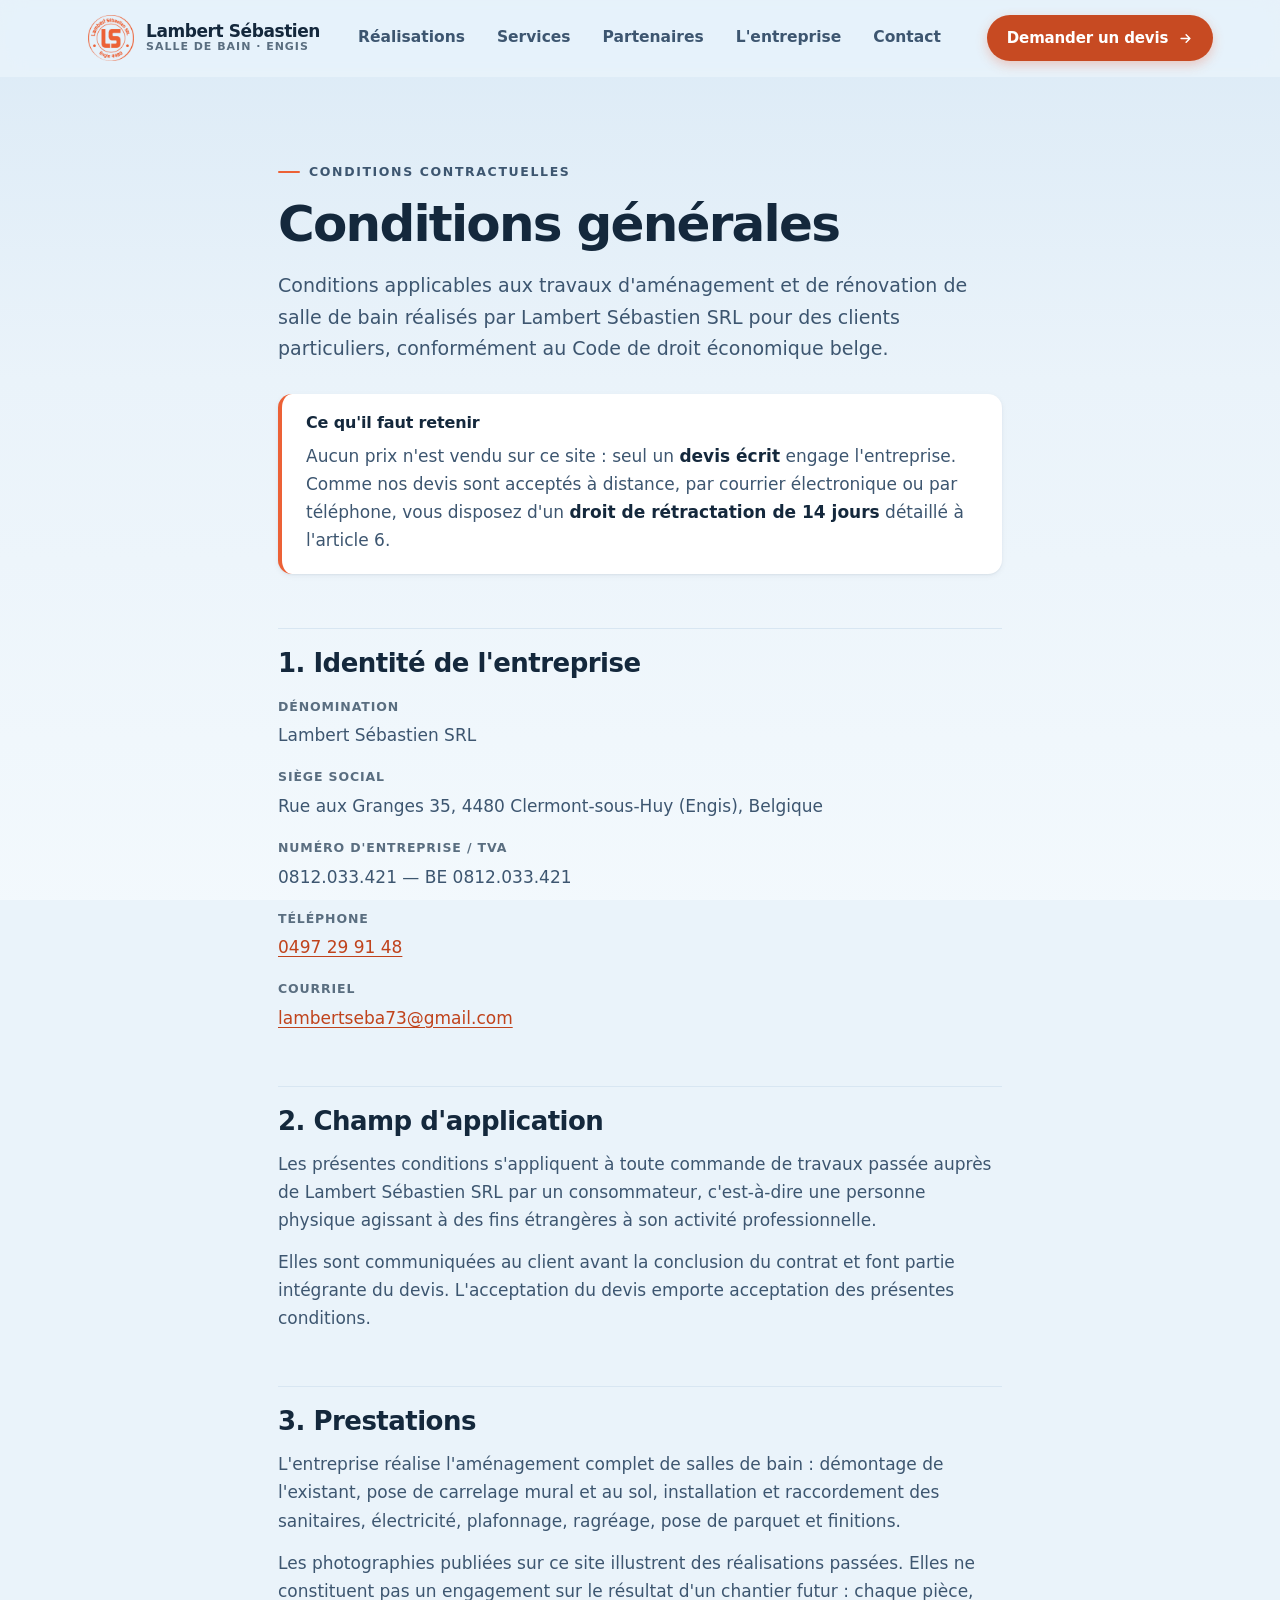
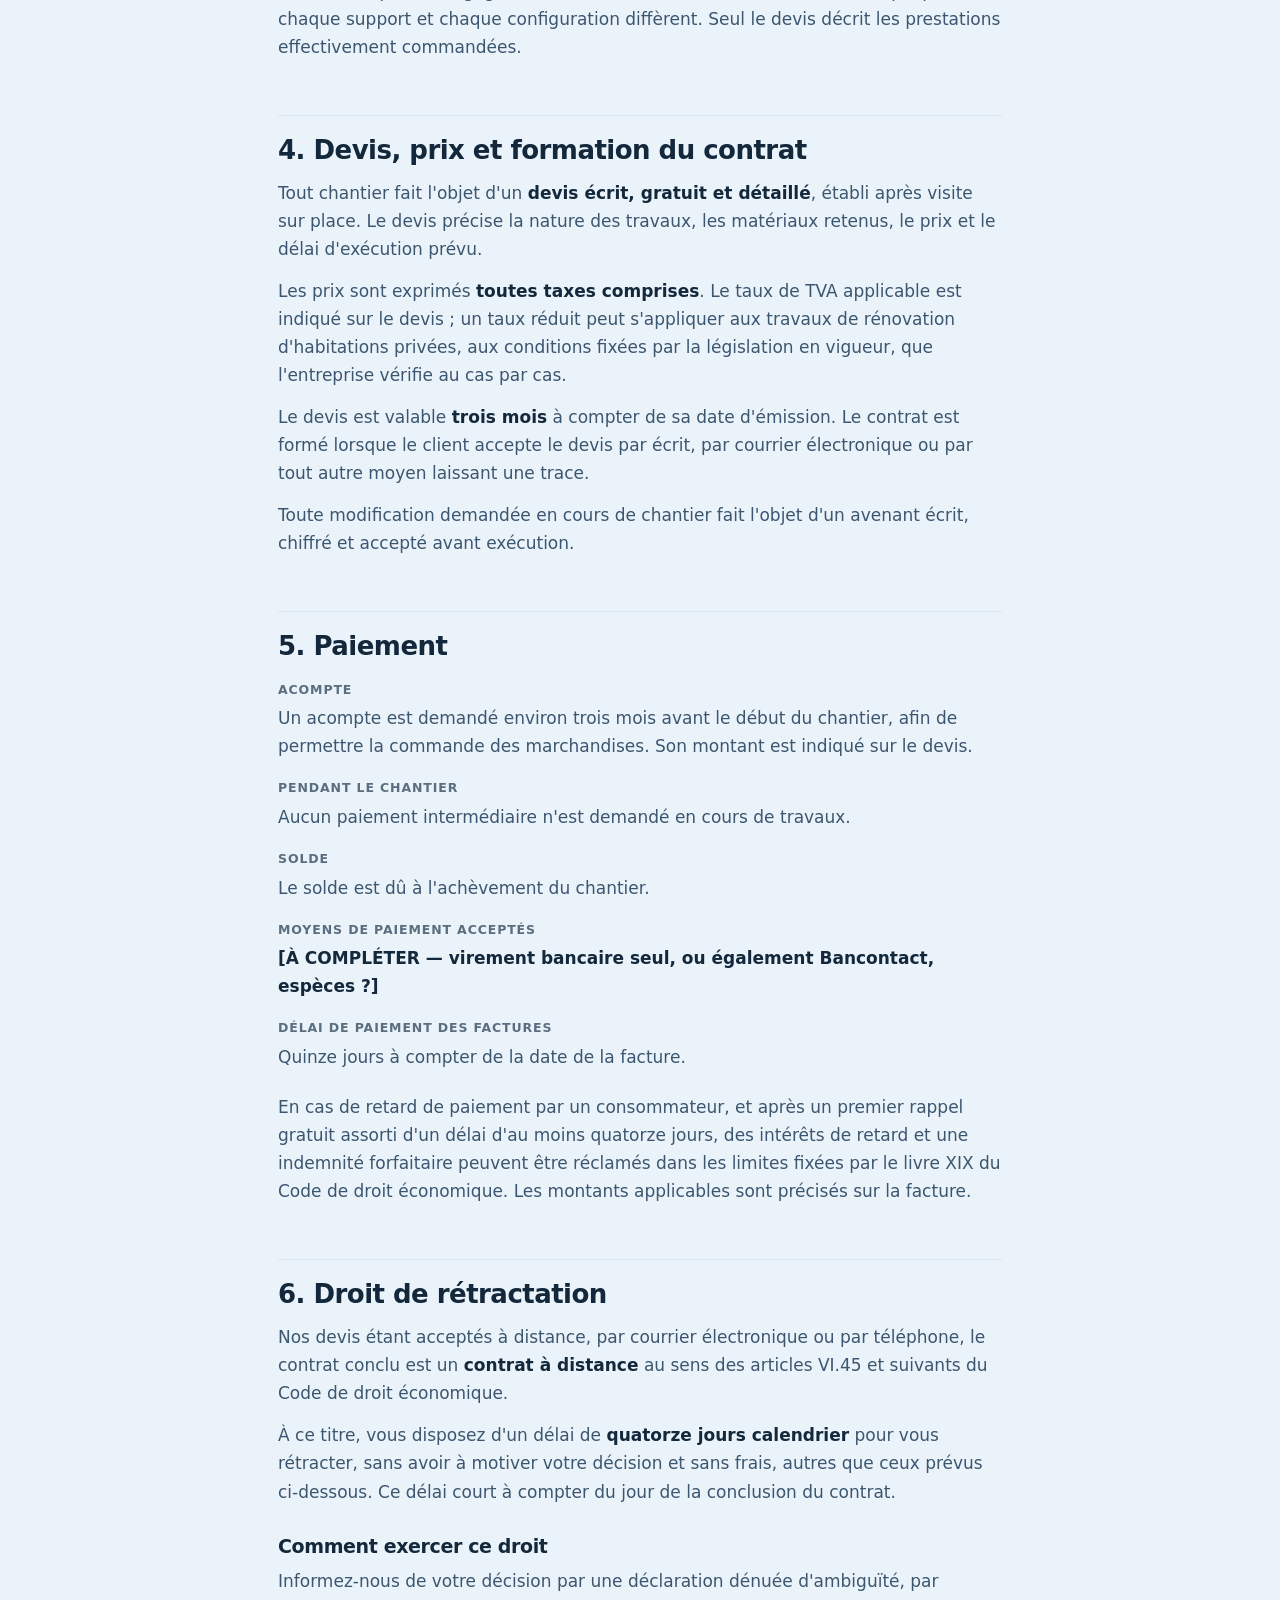
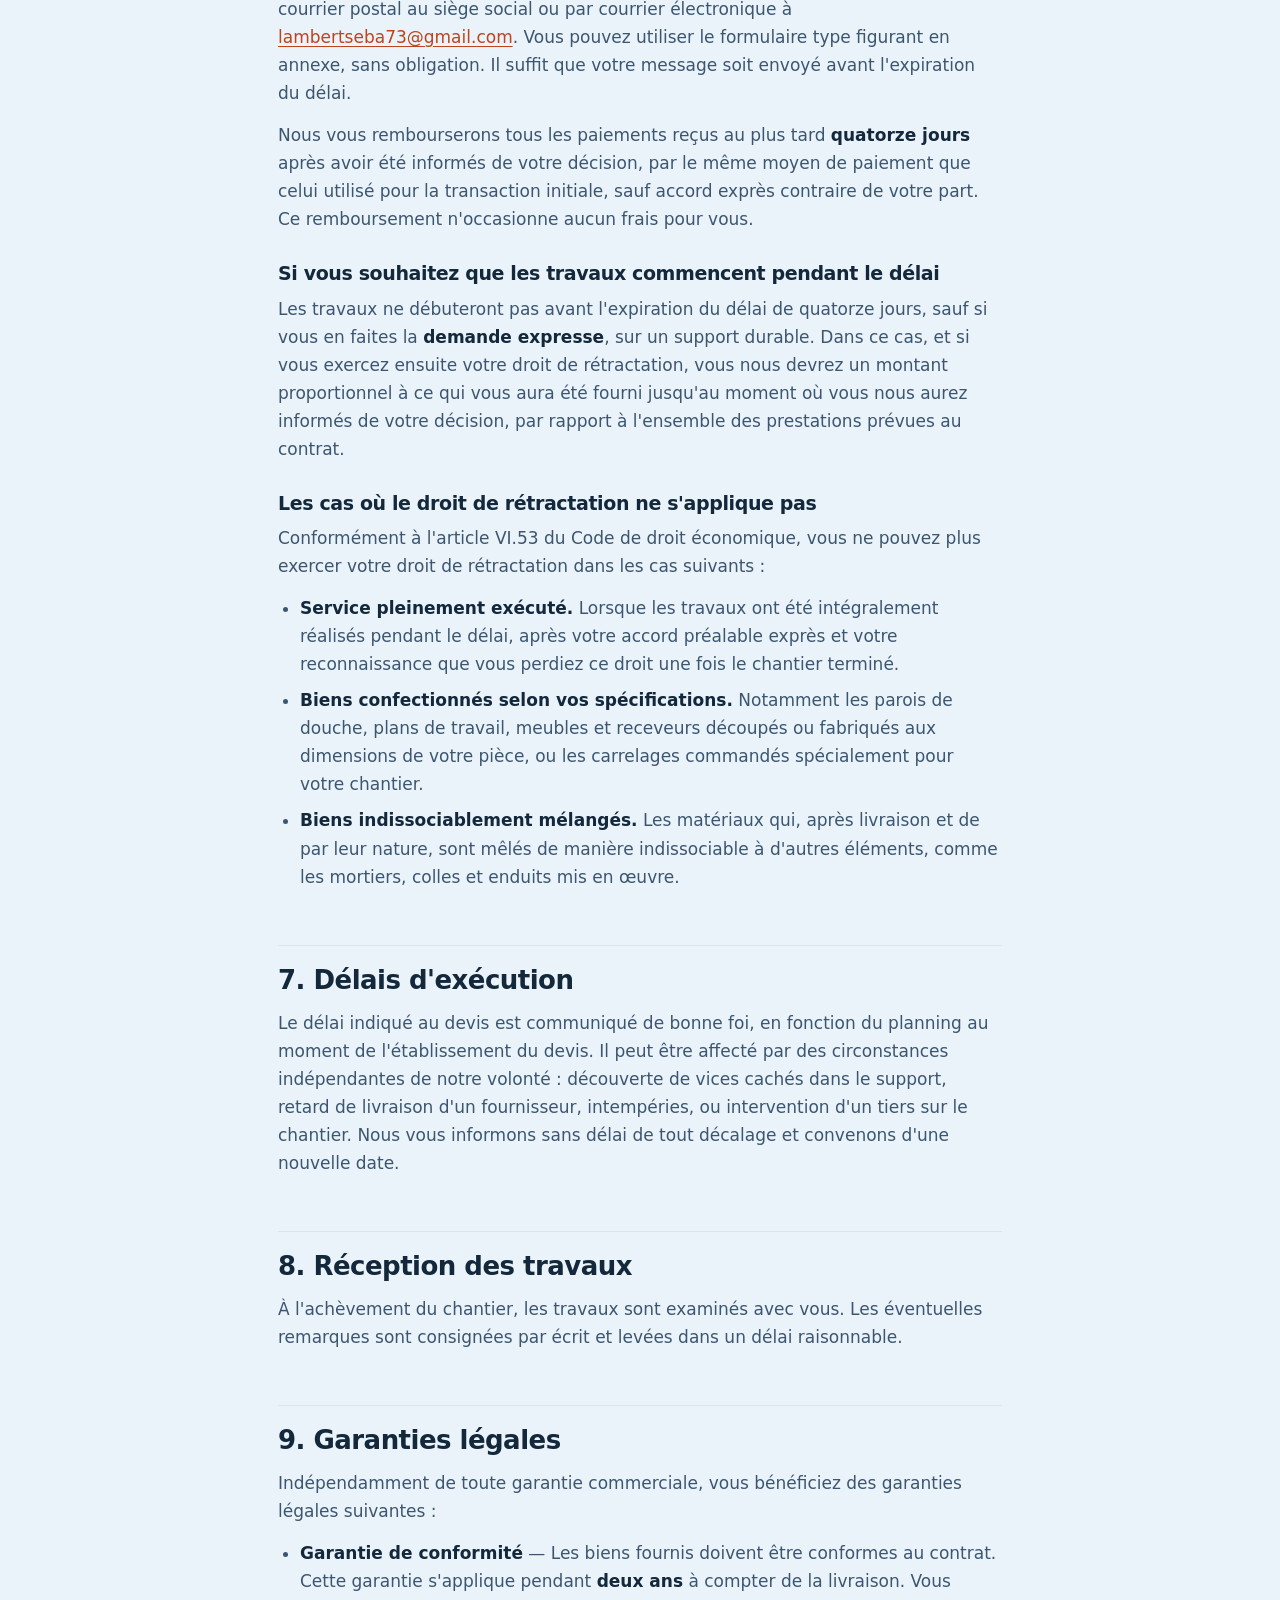
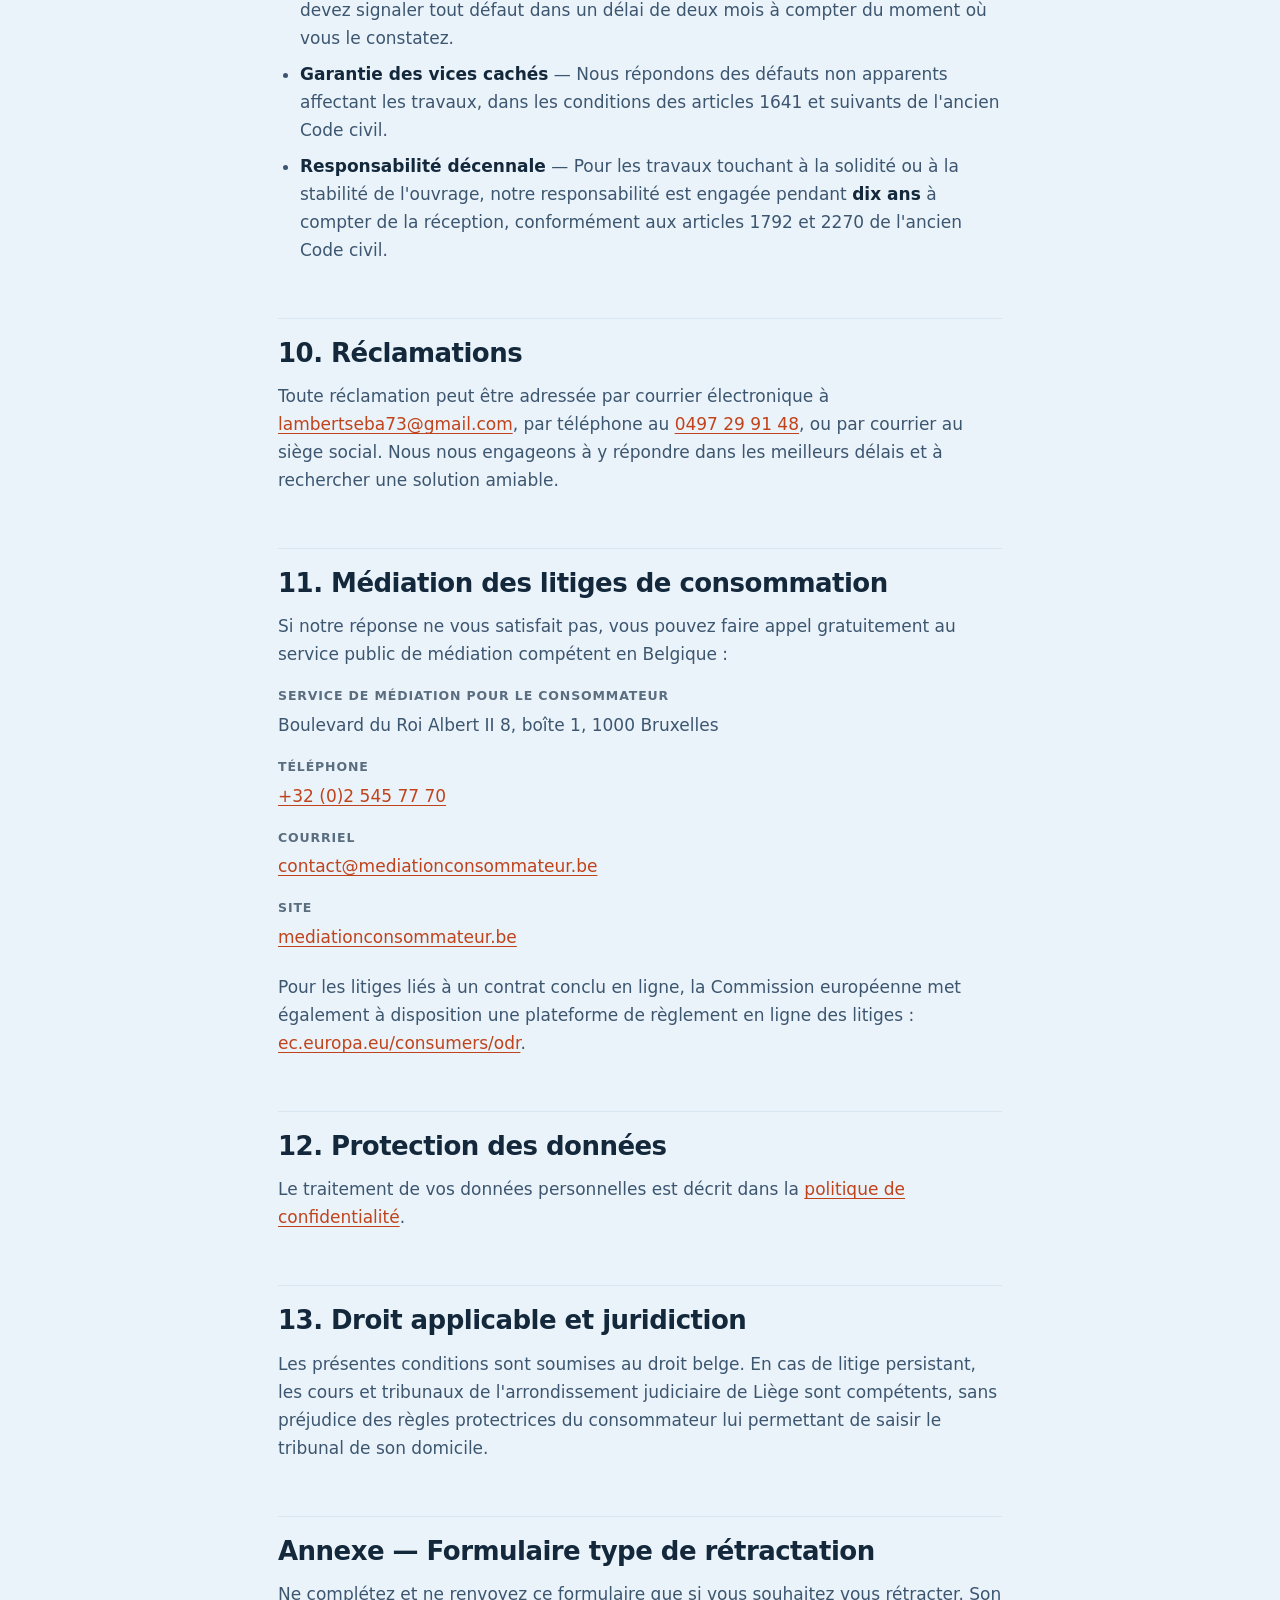
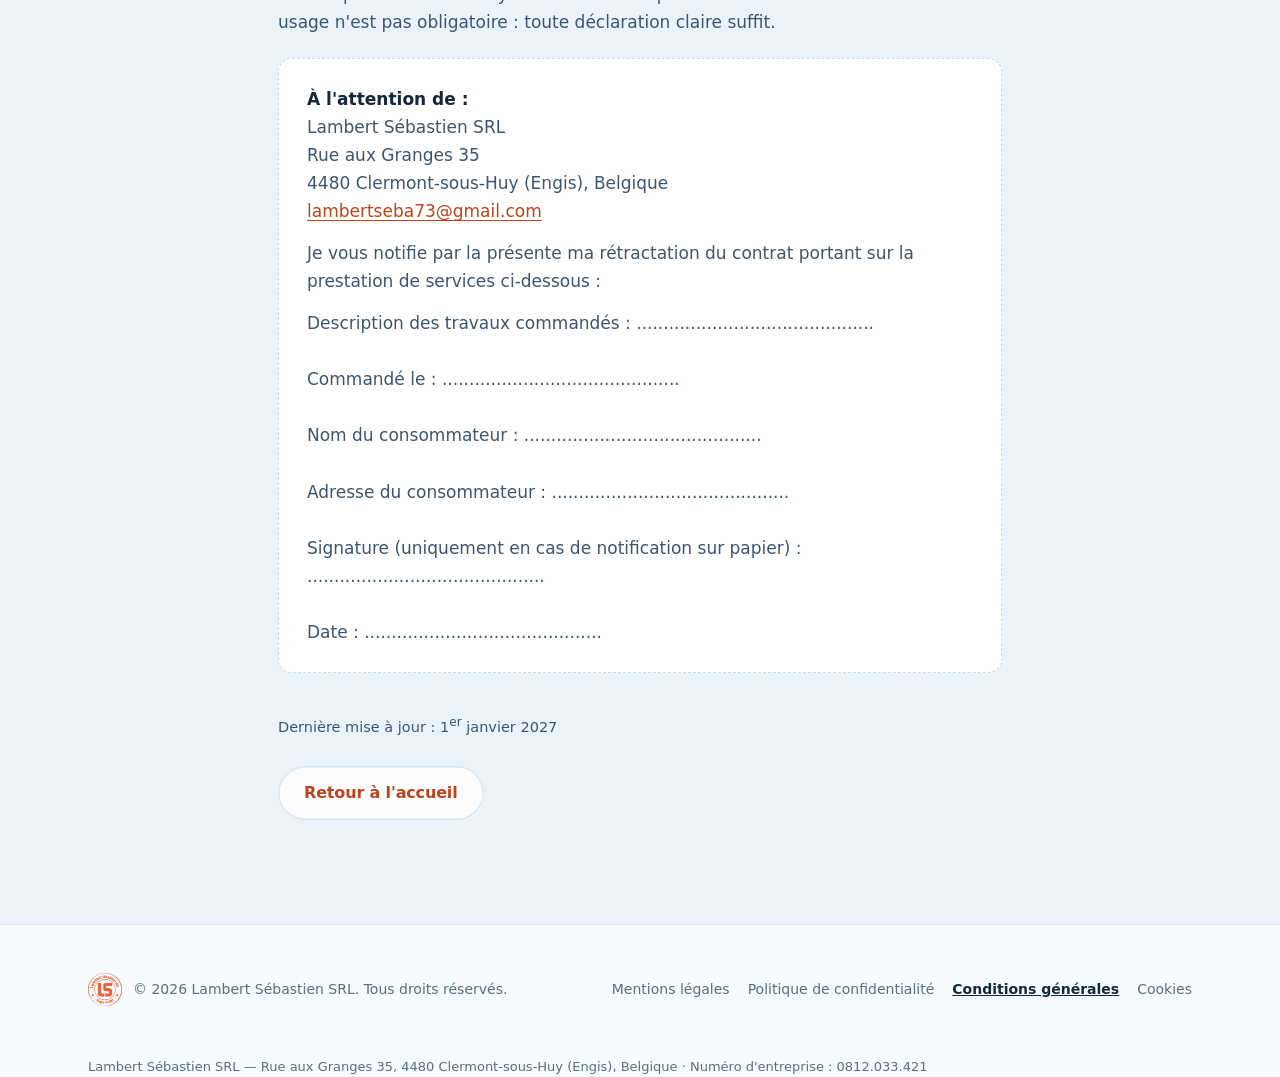
<file: conditions-generales.html>
<!DOCTYPE html>
<html lang="fr">
<head>
<meta charset="utf-8">
<meta name="viewport" content="width=device-width, initial-scale=1">
<title>Conditions générales — Lambert Sébastien SRL</title>
<meta name="description" content="Conditions générales de Lambert Sébastien SRL : devis, prix, délais, droit de rétractation de 14 jours, garanties légales et médiation.">
<meta name="robots" content="index, follow">
<meta name="theme-color" content="#eaf3fa">
<link rel="icon" href="assets/logo/logo-lambert-sebastien.png" type="image/png">
<link rel="stylesheet" href="styles.css">
</head>
<body>

<a class="skip-link" href="#contenu">Aller au contenu</a>

<header class="header" id="header">
  <div class="wrap header__inner">
    <a class="brand" href="index.html" aria-label="Lambert Sébastien SRL, accueil">
      <img class="brand__mark" src="assets/logo/logo-lambert-sebastien.png" alt="Logo Lambert Sébastien SRL" width="46" height="46">
      <span class="brand__text">
        <span class="brand__name">Lambert Sébastien</span>
        <span class="brand__tag">Salle de bain · Engis</span>
      </span>
    </a>

    <nav class="nav" id="nav" aria-label="Navigation principale">
      <a href="index.html#realisations">Réalisations</a>
      <a href="index.html#services">Services</a>
      <a href="index.html#partenaires">Partenaires</a>
      <a href="index.html#apropos">L'entreprise</a>
      <a href="index.html#contact">Contact</a>
      <a class="nav__cta" href="index.html#contact">Demander un devis</a>
    </nav>

    <a class="btn btn--primary btn--sm" href="index.html#contact">
      Demander un devis
      <svg class="btn__arrow" width="15" height="15" viewBox="0 0 24 24" fill="none" stroke="currentColor" stroke-width="2.4" stroke-linecap="round" stroke-linejoin="round" aria-hidden="true"><path d="M5 12h14M13 6l6 6-6 6"/></svg>
    </a>

    <button class="burger" id="burger" type="button" aria-expanded="false" aria-controls="nav" aria-label="Ouvrir le menu">
      <span></span>
    </button>
  </div>
</header>

<main class="legal" id="contenu">
  <div class="wrap legal__wrap">

    <p class="eyebrow">Conditions contractuelles</p>
    <h1 class="legal__title">Conditions générales</h1>
    <p class="legal__intro">
      Conditions applicables aux travaux d'aménagement et de rénovation de
      salle de bain réalisés par Lambert Sébastien SRL pour des clients
      particuliers, conformément au Code de droit économique belge.
    </p>

    <div class="legal__note" role="note">
      <h2>Ce qu'il faut retenir</h2>
      <p>
        Aucun prix n'est vendu sur ce site&nbsp;: seul un <b>devis écrit</b>
        engage l'entreprise. Comme nos devis sont acceptés à distance, par
        courrier électronique ou par téléphone, vous disposez d'un
        <b>droit de rétractation de 14 jours</b> détaillé à l'article&nbsp;6.
      </p>
    </div>

    <h2>1. Identité de l'entreprise</h2>
    <dl class="legal__dl">
      <dt>Dénomination</dt>
      <dd>Lambert Sébastien SRL</dd>
      <dt>Siège social</dt>
      <dd>Rue aux Granges 35, 4480 Clermont-sous-Huy (Engis), Belgique</dd>
      <dt>Numéro d'entreprise / TVA</dt>
      <dd>0812.033.421 — BE 0812.033.421</dd>
      <dt>Téléphone</dt>
      <dd><a href="tel:+32497299148">0497&nbsp;29&nbsp;91&nbsp;48</a></dd>
      <dt>Courriel</dt>
      <dd><a href="mailto:lambertseba73@gmail.com">lambertseba73@gmail.com</a></dd>
    </dl>

    <h2>2. Champ d'application</h2>
    <p>
      Les présentes conditions s'appliquent à toute commande de travaux passée
      auprès de Lambert Sébastien SRL par un consommateur, c'est-à-dire une
      personne physique agissant à des fins étrangères à son activité
      professionnelle.
    </p>
    <p>
      Elles sont communiquées au client avant la conclusion du contrat et font
      partie intégrante du devis. L'acceptation du devis emporte acceptation des
      présentes conditions.
    </p>

    <h2>3. Prestations</h2>
    <p>
      L'entreprise réalise l'aménagement complet de salles de bain&nbsp;:
      démontage de l'existant, pose de carrelage mural et au sol, installation
      et raccordement des sanitaires, électricité, plafonnage, ragréage, pose de
      parquet et finitions.
    </p>
    <p>
      Les photographies publiées sur ce site illustrent des réalisations
      passées. Elles ne constituent pas un engagement sur le résultat d'un
      chantier futur&nbsp;: chaque pièce, chaque support et chaque configuration
      diffèrent. Seul le devis décrit les prestations effectivement commandées.
    </p>

    <h2>4. Devis, prix et formation du contrat</h2>
    <p>
      Tout chantier fait l'objet d'un <b>devis écrit, gratuit et détaillé</b>,
      établi après visite sur place. Le devis précise la nature des travaux, les
      matériaux retenus, le prix et le délai d'exécution prévu.
    </p>
    <p>
      Les prix sont exprimés <b>toutes taxes comprises</b>. Le taux de TVA
      applicable est indiqué sur le devis&nbsp;; un taux réduit peut
      s'appliquer aux travaux de rénovation d'habitations privées, aux
      conditions fixées par la législation en vigueur, que l'entreprise vérifie
      au cas par cas.
    </p>
    <p>
      Le devis est valable <b>trois mois</b> à compter de sa date d'émission.
      Le contrat est formé lorsque le client accepte le devis par écrit, par
      courrier électronique ou par tout autre moyen laissant une trace.
    </p>
    <p>
      Toute modification demandée en cours de chantier fait l'objet d'un avenant
      écrit, chiffré et accepté avant exécution.
    </p>

    <h2>5. Paiement</h2>
    <dl class="legal__dl">
      <dt>Acompte</dt>
      <dd>
        Un acompte est demandé environ trois mois avant le début du chantier,
        afin de permettre la commande des marchandises. Son montant est indiqué
        sur le devis.
      </dd>
      <dt>Pendant le chantier</dt>
      <dd>Aucun paiement intermédiaire n'est demandé en cours de travaux.</dd>
      <dt>Solde</dt>
      <dd>Le solde est dû à l'achèvement du chantier.</dd>
      <dt>Moyens de paiement acceptés</dt>
      <dd><b>[À COMPLÉTER — virement bancaire seul, ou également Bancontact, espèces&nbsp;?]</b></dd>
      <dt>Délai de paiement des factures</dt>
      <dd>Quinze jours à compter de la date de la facture.</dd>
    </dl>
    <p>
      En cas de retard de paiement par un consommateur, et après un premier
      rappel gratuit assorti d'un délai d'au moins quatorze jours, des intérêts
      de retard et une indemnité forfaitaire peuvent être réclamés dans les
      limites fixées par le livre&nbsp;XIX du Code de droit économique. Les
      montants applicables sont précisés sur la facture.
    </p>

    <h2>6. Droit de rétractation</h2>
    <p>
      Nos devis étant acceptés à distance, par courrier électronique ou par
      téléphone, le contrat conclu est un <b>contrat à distance</b> au sens des
      articles VI.45 et suivants du Code de droit économique.
    </p>
    <p>
      À ce titre, vous disposez d'un délai de <b>quatorze jours calendrier</b>
      pour vous rétracter, sans avoir à motiver votre décision et sans frais,
      autres que ceux prévus ci-dessous. Ce délai court à compter du jour de la
      conclusion du contrat.
    </p>

    <h3>Comment exercer ce droit</h3>
    <p>
      Informez-nous de votre décision par une déclaration dénuée d'ambiguïté,
      par courrier postal au siège social ou par courrier électronique à
      <a href="mailto:lambertseba73@gmail.com">lambertseba73@gmail.com</a>.
      Vous pouvez utiliser le formulaire type figurant en annexe, sans
      obligation. Il suffit que votre message soit envoyé avant l'expiration du
      délai.
    </p>
    <p>
      Nous vous rembourserons tous les paiements reçus au plus tard
      <b>quatorze jours</b> après avoir été informés de votre décision, par le
      même moyen de paiement que celui utilisé pour la transaction initiale,
      sauf accord exprès contraire de votre part. Ce remboursement n'occasionne
      aucun frais pour vous.
    </p>

    <h3>Si vous souhaitez que les travaux commencent pendant le délai</h3>
    <p>
      Les travaux ne débuteront pas avant l'expiration du délai de quatorze
      jours, sauf si vous en faites la <b>demande expresse</b>, sur un support
      durable. Dans ce cas, et si vous exercez ensuite votre droit de
      rétractation, vous nous devrez un montant proportionnel à ce qui vous aura
      été fourni jusqu'au moment où vous nous aurez informés de votre décision,
      par rapport à l'ensemble des prestations prévues au contrat.
    </p>

    <h3>Les cas où le droit de rétractation ne s'applique pas</h3>
    <p>
      Conformément à l'article VI.53 du Code de droit économique, vous ne pouvez
      plus exercer votre droit de rétractation dans les cas suivants&nbsp;:
    </p>
    <ul class="legal__list">
      <li>
        <b>Service pleinement exécuté.</b> Lorsque les travaux ont été
        intégralement réalisés pendant le délai, après votre accord préalable
        exprès et votre reconnaissance que vous perdiez ce droit une fois le
        chantier terminé.
      </li>
      <li>
        <b>Biens confectionnés selon vos spécifications.</b> Notamment les
        parois de douche, plans de travail, meubles et receveurs découpés ou
        fabriqués aux dimensions de votre pièce, ou les carrelages commandés
        spécialement pour votre chantier.
      </li>
      <li>
        <b>Biens indissociablement mélangés.</b> Les matériaux qui, après
        livraison et de par leur nature, sont mêlés de manière indissociable à
        d'autres éléments, comme les mortiers, colles et enduits mis en œuvre.
      </li>
    </ul>

    <h2>7. Délais d'exécution</h2>
    <p>
      Le délai indiqué au devis est communiqué de bonne foi, en fonction du
      planning au moment de l'établissement du devis. Il peut être affecté par
      des circonstances indépendantes de notre volonté&nbsp;: découverte de
      vices cachés dans le support, retard de livraison d'un fournisseur,
      intempéries, ou intervention d'un tiers sur le chantier. Nous vous
      informons sans délai de tout décalage et convenons d'une nouvelle date.
    </p>

    <h2>8. Réception des travaux</h2>
    <p>
      À l'achèvement du chantier, les travaux sont examinés avec vous. Les
      éventuelles remarques sont consignées par écrit et levées dans un délai
      raisonnable.
    </p>

    <h2>9. Garanties légales</h2>
    <p>
      Indépendamment de toute garantie commerciale, vous bénéficiez des
      garanties légales suivantes&nbsp;:
    </p>
    <ul class="legal__list">
      <li>
        <b>Garantie de conformité</b> — Les biens fournis doivent être conformes
        au contrat. Cette garantie s'applique pendant <b>deux ans</b> à compter
        de la livraison. Vous devez signaler tout défaut dans un délai de deux
        mois à compter du moment où vous le constatez.
      </li>
      <li>
        <b>Garantie des vices cachés</b> — Nous répondons des défauts non
        apparents affectant les travaux, dans les conditions des articles 1641
        et suivants de l'ancien Code civil.
      </li>
      <li>
        <b>Responsabilité décennale</b> — Pour les travaux touchant à la
        solidité ou à la stabilité de l'ouvrage, notre responsabilité est
        engagée pendant <b>dix ans</b> à compter de la réception, conformément
        aux articles 1792 et 2270 de l'ancien Code civil.
      </li>
    </ul>

    <h2>10. Réclamations</h2>
    <p>
      Toute réclamation peut être adressée par courrier électronique à
      <a href="mailto:lambertseba73@gmail.com">lambertseba73@gmail.com</a>, par
      téléphone au <a href="tel:+32497299148">0497&nbsp;29&nbsp;91&nbsp;48</a>,
      ou par courrier au siège social. Nous nous engageons à y répondre dans les
      meilleurs délais et à rechercher une solution amiable.
    </p>

    <h2>11. Médiation des litiges de consommation</h2>
    <p>
      Si notre réponse ne vous satisfait pas, vous pouvez faire appel
      gratuitement au service public de médiation compétent en Belgique&nbsp;:
    </p>
    <dl class="legal__dl">
      <dt>Service de Médiation pour le Consommateur</dt>
      <dd>Boulevard du Roi Albert II 8, boîte 1, 1000 Bruxelles</dd>
      <dt>Téléphone</dt>
      <dd><a href="tel:+3225457770">+32 (0)2 545 77 70</a></dd>
      <dt>Courriel</dt>
      <dd><a href="mailto:contact@mediationconsommateur.be">contact@mediationconsommateur.be</a></dd>
      <dt>Site</dt>
      <dd><a href="https://mediationconsommateur.be" target="_blank" rel="noopener noreferrer">mediationconsommateur.be</a></dd>
    </dl>
    <p>
      Pour les litiges liés à un contrat conclu en ligne, la Commission
      européenne met également à disposition une plateforme de règlement en
      ligne des litiges&nbsp;:
      <a href="https://ec.europa.eu/consumers/odr" target="_blank" rel="noopener noreferrer">ec.europa.eu/consumers/odr</a>.
    </p>

    <h2>12. Protection des données</h2>
    <p>
      Le traitement de vos données personnelles est décrit dans la
      <a href="confidentialite.html">politique de confidentialité</a>.
    </p>

    <h2>13. Droit applicable et juridiction</h2>
    <p>
      Les présentes conditions sont soumises au droit belge. En cas de litige
      persistant, les cours et tribunaux de l'arrondissement judiciaire de Liège
      sont compétents, sans préjudice des règles protectrices du consommateur
      lui permettant de saisir le tribunal de son domicile.
    </p>

    <h2>Annexe — Formulaire type de rétractation</h2>
    <p>
      Ne complétez et ne renvoyez ce formulaire que si vous souhaitez vous
      rétracter. Son usage n'est pas obligatoire&nbsp;: toute déclaration claire
      suffit.
    </p>

    <div class="legal__form">
      <p><b>À l'attention de&nbsp;:</b><br>
        Lambert Sébastien SRL<br>
        Rue aux Granges 35<br>
        4480 Clermont-sous-Huy (Engis), Belgique<br>
        <a href="mailto:lambertseba73@gmail.com">lambertseba73@gmail.com</a>
      </p>

      <p>
        Je vous notifie par la présente ma rétractation du contrat portant sur
        la prestation de services ci-dessous&nbsp;:
      </p>

      <p>
        Description des travaux commandés&nbsp;: ............................................<br><br>
        Commandé le&nbsp;: ............................................<br><br>
        Nom du consommateur&nbsp;: ............................................<br><br>
        Adresse du consommateur&nbsp;: ............................................<br><br>
        Signature (uniquement en cas de notification sur papier)&nbsp;: ............................................<br><br>
        Date&nbsp;: ............................................
      </p>
    </div>

    <p class="legal__date">Dernière mise à jour&nbsp;: 1<sup>er</sup> janvier 2027</p>

    <p class="legal__back">
      <a class="btn btn--ghost" href="index.html">Retour à l'accueil</a>
    </p>

  </div>
</main>

<footer class="site-footer legal-footer">
  <div class="wrap">
    <div class="site-footer__bottom">
      <div class="foot-brand">
        <img src="assets/logo/logo-lambert-sebastien.png" alt="" aria-hidden="true" width="34" height="34">
        <p>© <span id="year">2026</span> Lambert Sébastien SRL. Tous droits réservés.</p>
      </div>
      <nav class="foot-legal" aria-label="Informations légales">
        <a href="mentions-legales.html">Mentions légales</a>
        <a href="confidentialite.html">Politique de confidentialité</a>
        <a href="conditions-generales.html" aria-current="page">Conditions générales</a>
        <a href="confidentialite.html#cookies">Cookies</a>
      </nav>
    </div>

    <p class="foot-identity">
      Lambert Sébastien SRL — Rue aux Granges 35, 4480 Clermont-sous-Huy (Engis), Belgique
      · Numéro d'entreprise&nbsp;: 0812.033.421
    </p>
  </div>
</footer>

<script src="script.js"></script>
</body>
</html>
</file>
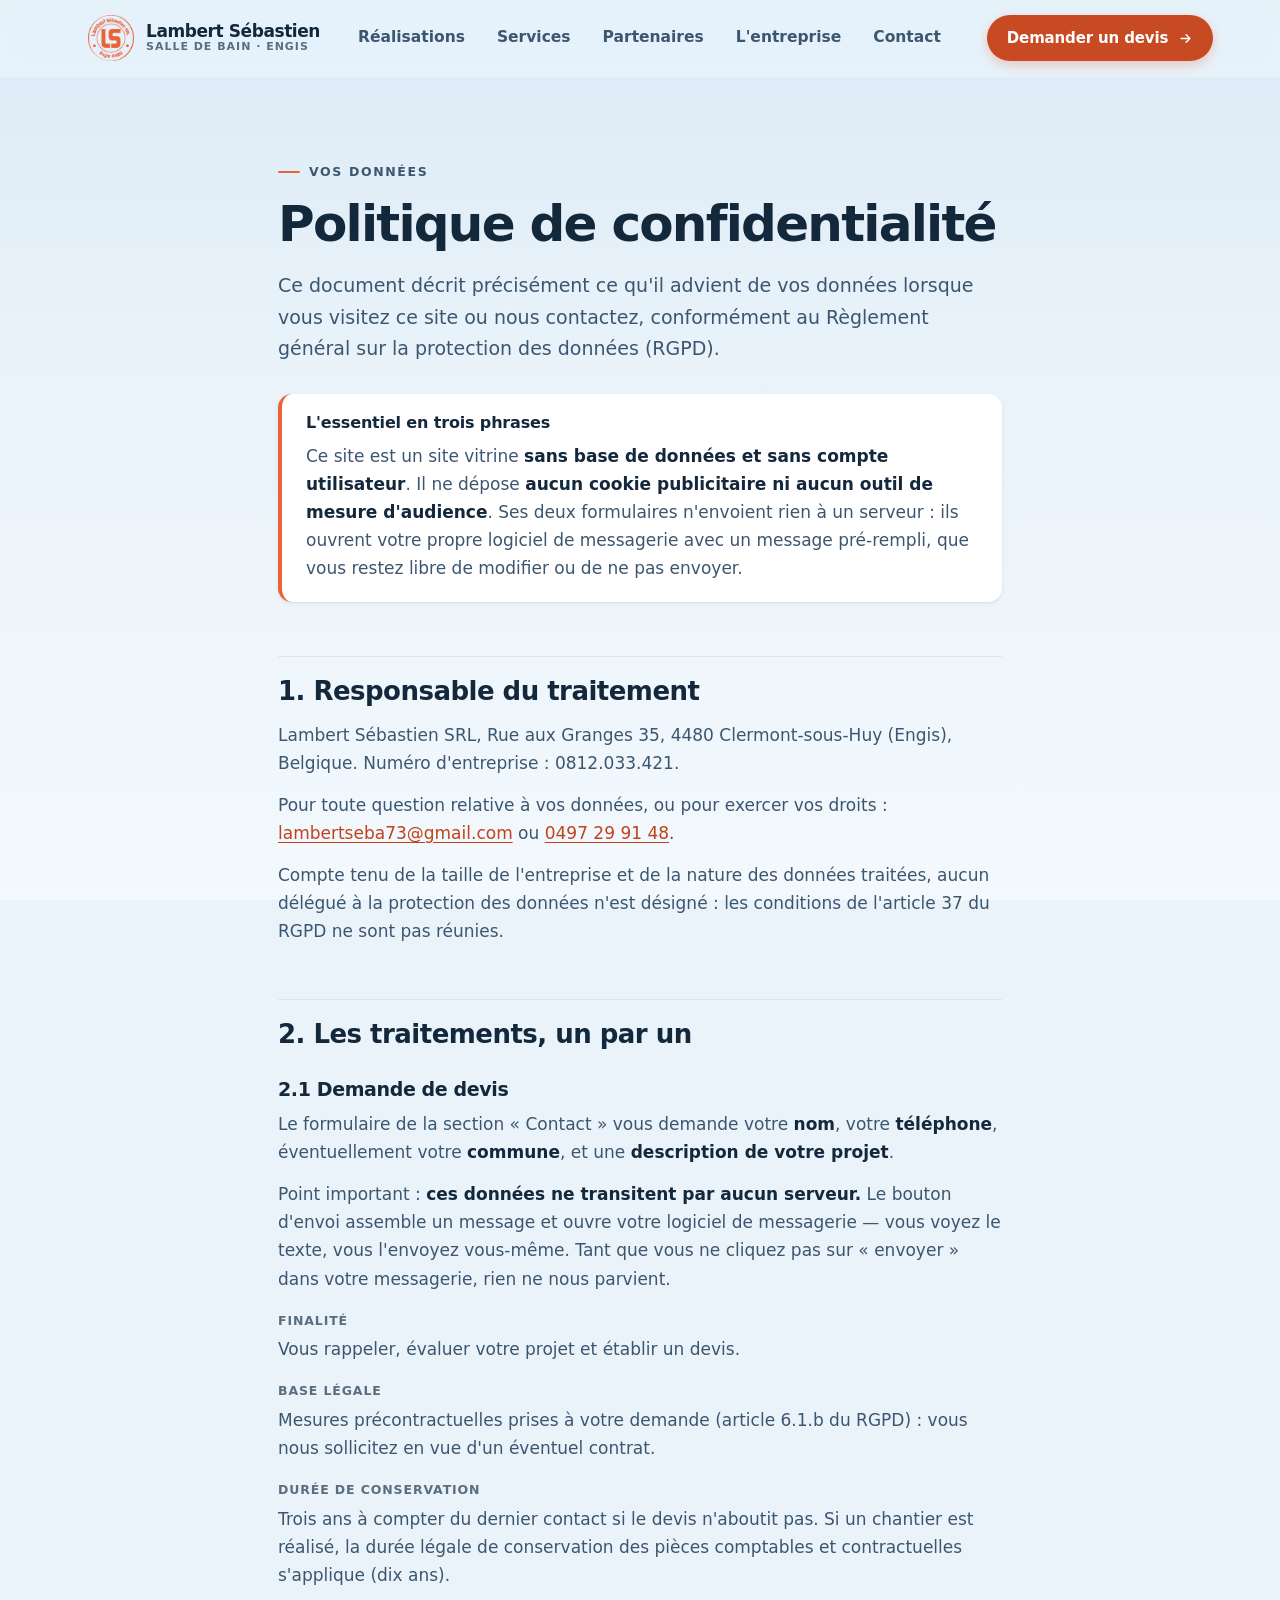
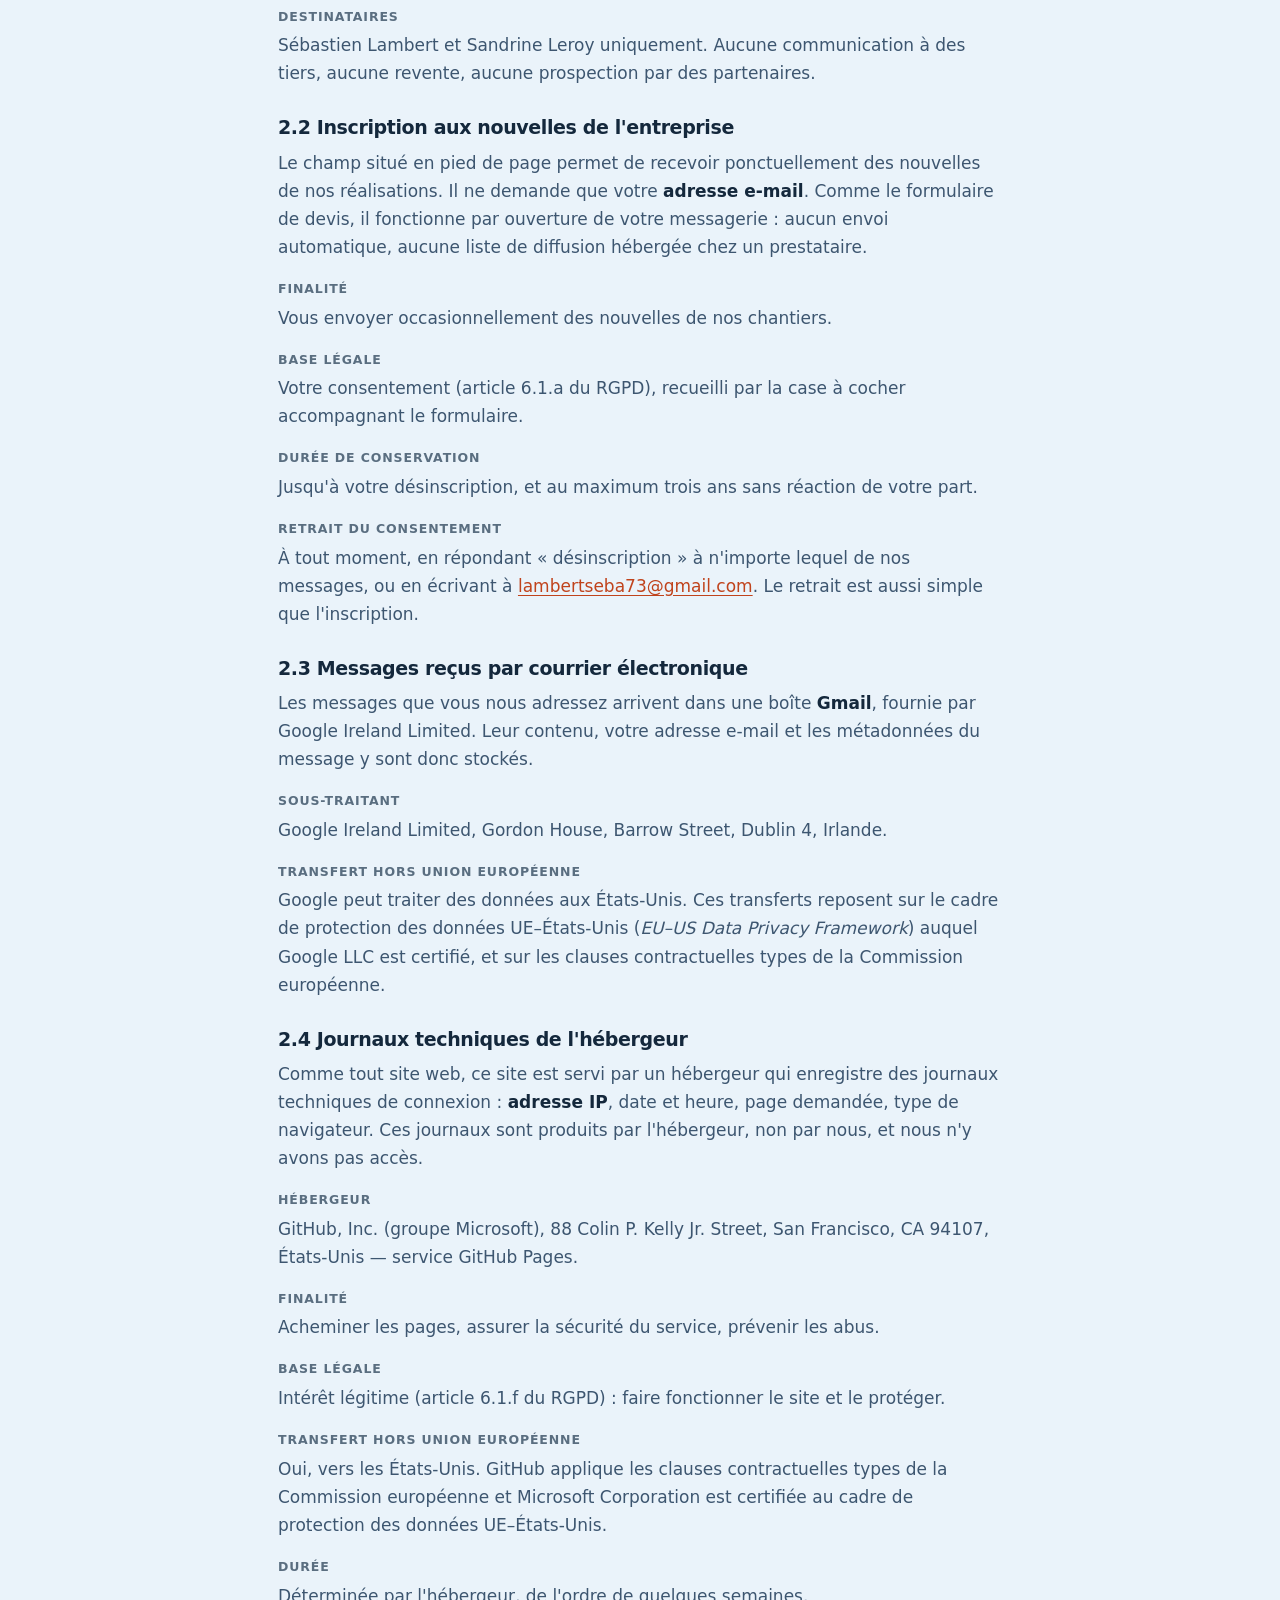
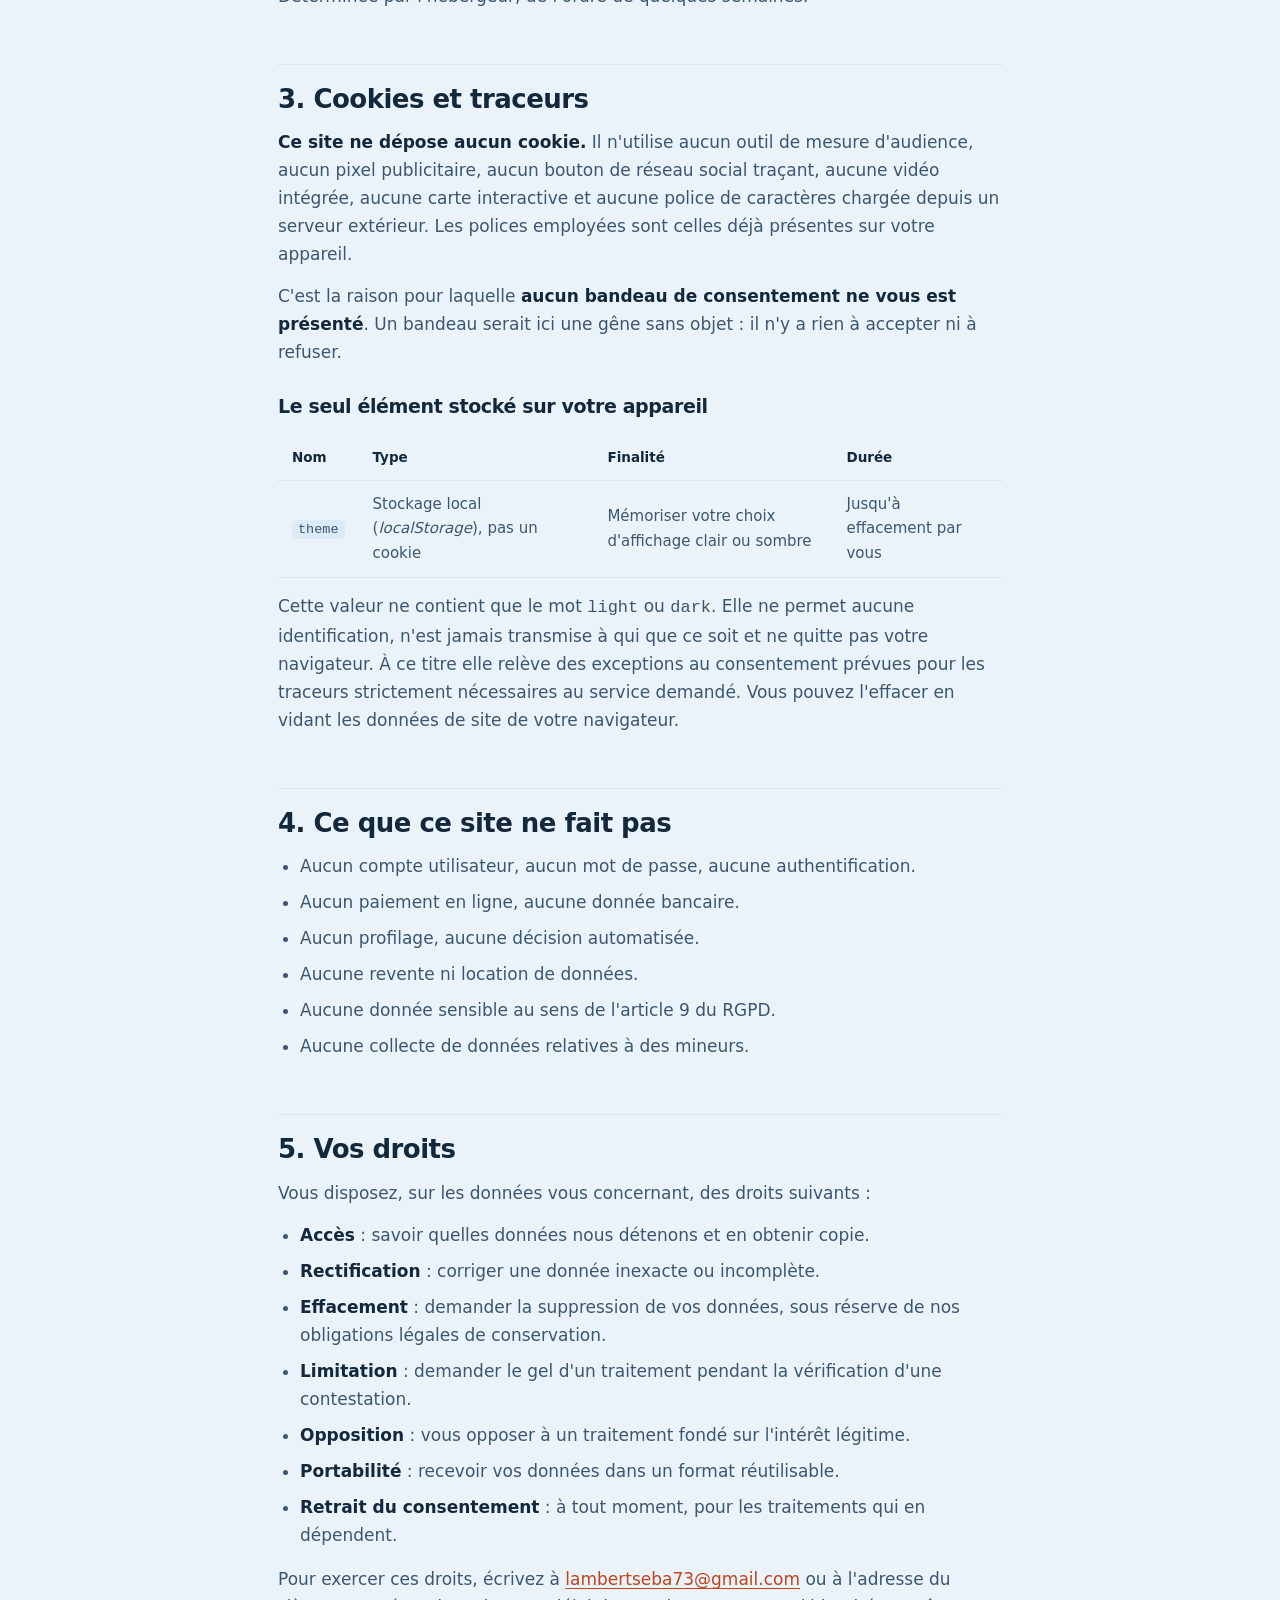
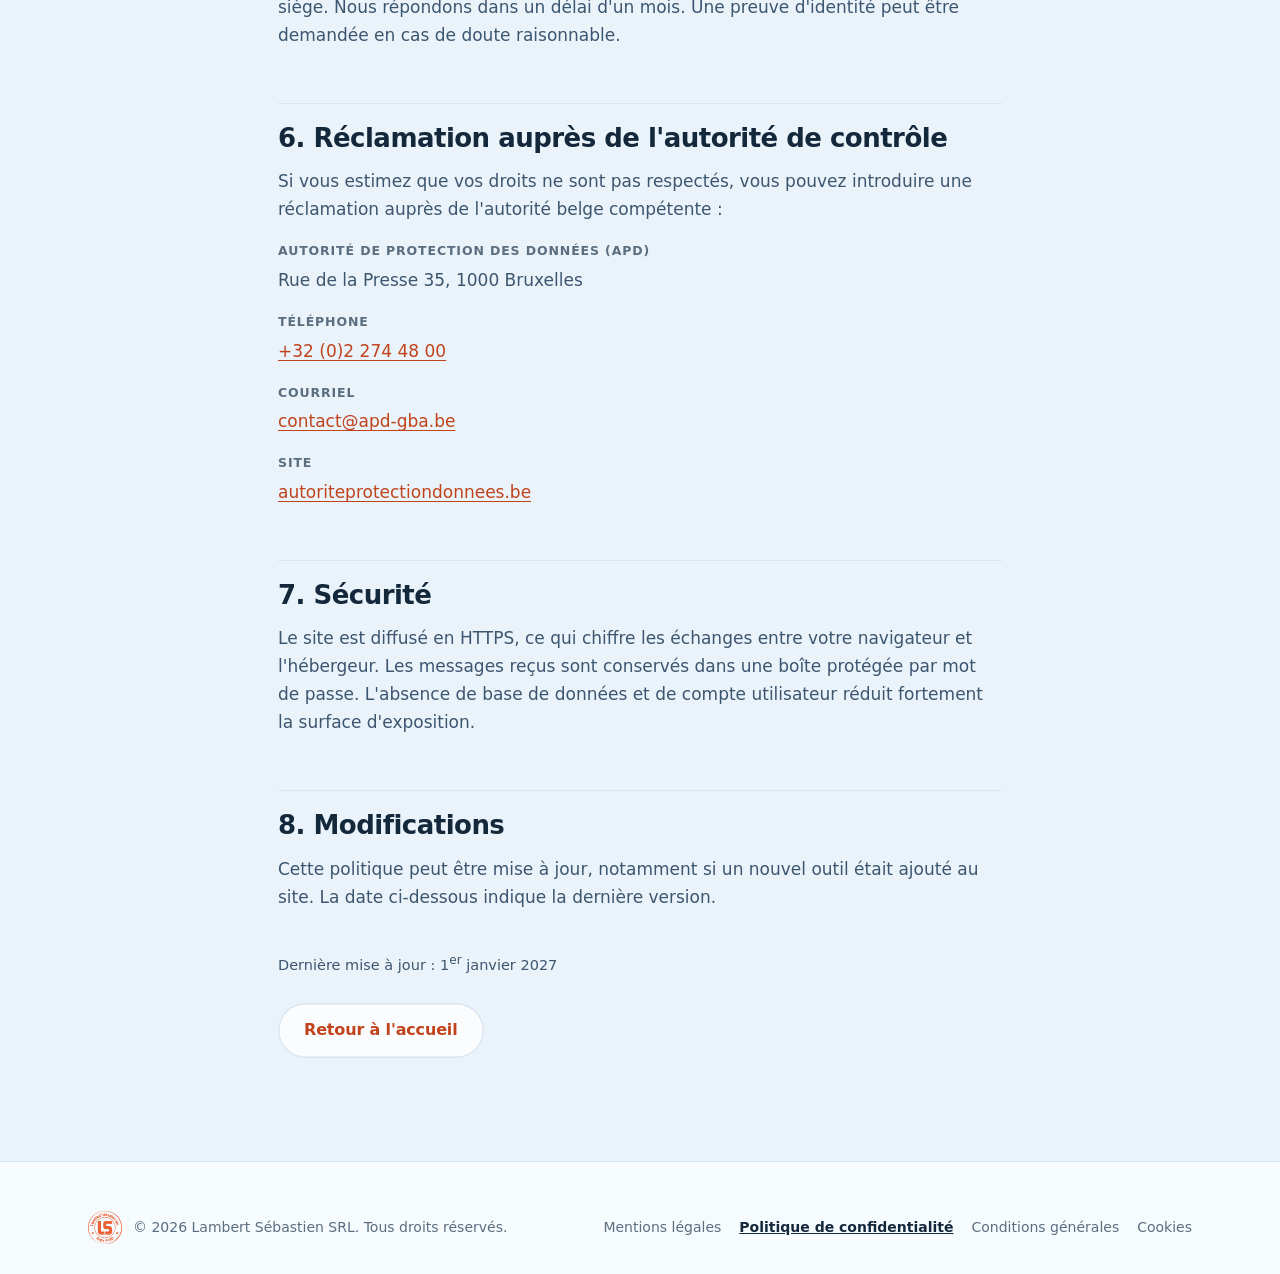
<file: confidentialite.html>
<!DOCTYPE html>
<html lang="fr">
<head>
<meta charset="utf-8">
<meta name="viewport" content="width=device-width, initial-scale=1">
<title>Politique de confidentialité — Lambert Sébastien SRL</title>
<meta name="description" content="Comment Lambert Sébastien SRL traite vos données personnelles : formulaires, cookies, hébergement, et vos droits au titre du RGPD.">
<meta name="robots" content="index, follow">
<meta name="theme-color" content="#eaf3fa">
<link rel="icon" href="assets/logo/logo-lambert-sebastien.png" type="image/png">
<link rel="stylesheet" href="styles.css">
</head>
<body>

<a class="skip-link" href="#contenu">Aller au contenu</a>

<header class="header" id="header">
  <div class="wrap header__inner">
    <a class="brand" href="index.html" aria-label="Lambert Sébastien SRL, accueil">
      <img class="brand__mark" src="assets/logo/logo-lambert-sebastien.png" alt="Logo Lambert Sébastien SRL" width="46" height="46">
      <span class="brand__text">
        <span class="brand__name">Lambert Sébastien</span>
        <span class="brand__tag">Salle de bain · Engis</span>
      </span>
    </a>

    <nav class="nav" id="nav" aria-label="Navigation principale">
      <a href="index.html#realisations">Réalisations</a>
      <a href="index.html#services">Services</a>
      <a href="index.html#partenaires">Partenaires</a>
      <a href="index.html#apropos">L'entreprise</a>
      <a href="index.html#contact">Contact</a>
      <a class="nav__cta" href="index.html#contact">Demander un devis</a>
    </nav>

    <a class="btn btn--primary btn--sm" href="index.html#contact">
      Demander un devis
      <svg class="btn__arrow" width="15" height="15" viewBox="0 0 24 24" fill="none" stroke="currentColor" stroke-width="2.4" stroke-linecap="round" stroke-linejoin="round" aria-hidden="true"><path d="M5 12h14M13 6l6 6-6 6"/></svg>
    </a>

    <button class="burger" id="burger" type="button" aria-expanded="false" aria-controls="nav" aria-label="Ouvrir le menu">
      <span></span>
    </button>
  </div>
</header>

<main class="legal" id="contenu">
  <div class="wrap legal__wrap">

    <p class="eyebrow">Vos données</p>
    <h1 class="legal__title">Politique de confidentialité</h1>
    <p class="legal__intro">
      Ce document décrit précisément ce qu'il advient de vos données lorsque
      vous visitez ce site ou nous contactez, conformément au Règlement général
      sur la protection des données (RGPD).
    </p>

    <div class="legal__note" role="note">
      <h2>L'essentiel en trois phrases</h2>
      <p>
        Ce site est un site vitrine <b>sans base de données et sans compte
        utilisateur</b>. Il ne dépose <b>aucun cookie publicitaire ni aucun
        outil de mesure d'audience</b>. Ses deux formulaires n'envoient rien à
        un serveur&nbsp;: ils ouvrent votre propre logiciel de messagerie avec
        un message pré-rempli, que vous restez libre de modifier ou de ne pas
        envoyer.
      </p>
    </div>

    <h2>1. Responsable du traitement</h2>
    <p>
      Lambert Sébastien SRL, Rue aux Granges 35, 4480 Clermont-sous-Huy
      (Engis), Belgique. Numéro d'entreprise&nbsp;:
      0812.033.421.
    </p>
    <p>
      Pour toute question relative à vos données, ou pour exercer vos droits&nbsp;:
      <a href="mailto:lambertseba73@gmail.com">lambertseba73@gmail.com</a>
      ou <a href="tel:+32497299148">0497&nbsp;29&nbsp;91&nbsp;48</a>.
    </p>
    <p>
      Compte tenu de la taille de l'entreprise et de la nature des données
      traitées, aucun délégué à la protection des données n'est désigné&nbsp;:
      les conditions de l'article&nbsp;37 du RGPD ne sont pas réunies.
    </p>

    <h2>2. Les traitements, un par un</h2>

    <h3>2.1 Demande de devis</h3>
    <p>
      Le formulaire de la section «&nbsp;Contact&nbsp;» vous demande votre
      <b>nom</b>, votre <b>téléphone</b>, éventuellement votre <b>commune</b>,
      et une <b>description de votre projet</b>.
    </p>
    <p>
      Point important&nbsp;: <b>ces données ne transitent par aucun serveur.</b>
      Le bouton d'envoi assemble un message et ouvre votre logiciel de
      messagerie — vous voyez le texte, vous l'envoyez vous-même. Tant que vous
      ne cliquez pas sur «&nbsp;envoyer&nbsp;» dans votre messagerie, rien ne
      nous parvient.
    </p>
    <dl class="legal__dl">
      <dt>Finalité</dt>
      <dd>Vous rappeler, évaluer votre projet et établir un devis.</dd>
      <dt>Base légale</dt>
      <dd>
        Mesures précontractuelles prises à votre demande
        (article&nbsp;6.1.b du RGPD)&nbsp;: vous nous sollicitez en vue d'un
        éventuel contrat.
      </dd>
      <dt>Durée de conservation</dt>
      <dd>
        Trois ans à compter du dernier contact si le devis n'aboutit pas. Si un
        chantier est réalisé, la durée légale de conservation des pièces
        comptables et contractuelles s'applique (dix ans).
      </dd>
      <dt>Destinataires</dt>
      <dd>
        Sébastien Lambert et Sandrine Leroy uniquement. Aucune communication à
        des tiers, aucune revente, aucune prospection par des partenaires.
      </dd>
    </dl>

    <h3>2.2 Inscription aux nouvelles de l'entreprise</h3>
    <p>
      Le champ situé en pied de page permet de recevoir ponctuellement des
      nouvelles de nos réalisations. Il ne demande que votre <b>adresse
      e-mail</b>. Comme le formulaire de devis, il fonctionne par ouverture de
      votre messagerie&nbsp;: aucun envoi automatique, aucune liste de diffusion
      hébergée chez un prestataire.
    </p>
    <dl class="legal__dl">
      <dt>Finalité</dt>
      <dd>Vous envoyer occasionnellement des nouvelles de nos chantiers.</dd>
      <dt>Base légale</dt>
      <dd>
        Votre consentement (article&nbsp;6.1.a du RGPD), recueilli par la case
        à cocher accompagnant le formulaire.
      </dd>
      <dt>Durée de conservation</dt>
      <dd>Jusqu'à votre désinscription, et au maximum trois ans sans réaction de votre part.</dd>
      <dt>Retrait du consentement</dt>
      <dd>
        À tout moment, en répondant «&nbsp;désinscription&nbsp;» à n'importe
        lequel de nos messages, ou en écrivant à
        <a href="mailto:lambertseba73@gmail.com">lambertseba73@gmail.com</a>.
        Le retrait est aussi simple que l'inscription.
      </dd>
    </dl>

    <h3>2.3 Messages reçus par courrier électronique</h3>
    <p>
      Les messages que vous nous adressez arrivent dans une boîte
      <b>Gmail</b>, fournie par Google Ireland Limited. Leur contenu, votre
      adresse e-mail et les métadonnées du message y sont donc stockés.
    </p>
    <dl class="legal__dl">
      <dt>Sous-traitant</dt>
      <dd>Google Ireland Limited, Gordon House, Barrow Street, Dublin 4, Irlande.</dd>
      <dt>Transfert hors Union européenne</dt>
      <dd>
        Google peut traiter des données aux États-Unis. Ces transferts reposent
        sur le cadre de protection des données UE–États-Unis
        (<i>EU–US Data Privacy Framework</i>) auquel Google LLC est certifié, et
        sur les clauses contractuelles types de la Commission européenne.
      </dd>
    </dl>

    <h3>2.4 Journaux techniques de l'hébergeur</h3>
    <p>
      Comme tout site web, ce site est servi par un hébergeur qui enregistre
      des journaux techniques de connexion&nbsp;: <b>adresse IP</b>, date et
      heure, page demandée, type de navigateur. Ces journaux sont produits par
      l'hébergeur, non par nous, et nous n'y avons pas accès.
    </p>
    <dl class="legal__dl">
      <dt>Hébergeur</dt>
      <dd>
        GitHub, Inc. (groupe Microsoft), 88 Colin P. Kelly Jr. Street,
        San Francisco, CA 94107, États-Unis — service GitHub&nbsp;Pages.
      </dd>
      <dt>Finalité</dt>
      <dd>Acheminer les pages, assurer la sécurité du service, prévenir les abus.</dd>
      <dt>Base légale</dt>
      <dd>
        Intérêt légitime (article&nbsp;6.1.f du RGPD)&nbsp;: faire fonctionner
        le site et le protéger.
      </dd>
      <dt>Transfert hors Union européenne</dt>
      <dd>
        Oui, vers les États-Unis. GitHub applique les clauses contractuelles
        types de la Commission européenne et Microsoft Corporation est certifiée
        au cadre de protection des données UE–États-Unis.
      </dd>
      <dt>Durée</dt>
      <dd>Déterminée par l'hébergeur, de l'ordre de quelques semaines.</dd>
    </dl>

    <h2 id="cookies">3. Cookies et traceurs</h2>
    <p>
      <b>Ce site ne dépose aucun cookie.</b> Il n'utilise aucun outil de mesure
      d'audience, aucun pixel publicitaire, aucun bouton de réseau social
      traçant, aucune vidéo intégrée, aucune carte interactive et aucune police
      de caractères chargée depuis un serveur extérieur. Les polices employées
      sont celles déjà présentes sur votre appareil.
    </p>
    <p>
      C'est la raison pour laquelle <b>aucun bandeau de consentement ne vous est
      présenté</b>. Un bandeau serait ici une gêne sans objet&nbsp;: il n'y a
      rien à accepter ni à refuser.
    </p>

    <h3>Le seul élément stocké sur votre appareil</h3>
    <table class="legal__table">
      <caption class="sr-only">Éléments stockés localement par ce site</caption>
      <thead>
        <tr><th scope="col">Nom</th><th scope="col">Type</th><th scope="col">Finalité</th><th scope="col">Durée</th></tr>
      </thead>
      <tbody>
        <tr>
          <td><code>theme</code></td>
          <td>Stockage local (<i>localStorage</i>), pas un cookie</td>
          <td>Mémoriser votre choix d'affichage clair ou sombre</td>
          <td>Jusqu'à effacement par vous</td>
        </tr>
      </tbody>
    </table>
    <p>
      Cette valeur ne contient que le mot <code>light</code> ou
      <code>dark</code>. Elle ne permet aucune identification, n'est jamais
      transmise à qui que ce soit et ne quitte pas votre navigateur. À ce titre
      elle relève des exceptions au consentement prévues pour les traceurs
      strictement nécessaires au service demandé. Vous pouvez l'effacer en
      vidant les données de site de votre navigateur.
    </p>

    <h2>4. Ce que ce site ne fait pas</h2>
    <ul class="legal__list">
      <li>Aucun compte utilisateur, aucun mot de passe, aucune authentification.</li>
      <li>Aucun paiement en ligne, aucune donnée bancaire.</li>
      <li>Aucun profilage, aucune décision automatisée.</li>
      <li>Aucune revente ni location de données.</li>
      <li>Aucune donnée sensible au sens de l'article&nbsp;9 du RGPD.</li>
      <li>Aucune collecte de données relatives à des mineurs.</li>
    </ul>

    <h2>5. Vos droits</h2>
    <p>Vous disposez, sur les données vous concernant, des droits suivants&nbsp;:</p>
    <ul class="legal__list">
      <li><b>Accès</b>&nbsp;: savoir quelles données nous détenons et en obtenir copie.</li>
      <li><b>Rectification</b>&nbsp;: corriger une donnée inexacte ou incomplète.</li>
      <li><b>Effacement</b>&nbsp;: demander la suppression de vos données, sous réserve de nos obligations légales de conservation.</li>
      <li><b>Limitation</b>&nbsp;: demander le gel d'un traitement pendant la vérification d'une contestation.</li>
      <li><b>Opposition</b>&nbsp;: vous opposer à un traitement fondé sur l'intérêt légitime.</li>
      <li><b>Portabilité</b>&nbsp;: recevoir vos données dans un format réutilisable.</li>
      <li><b>Retrait du consentement</b>&nbsp;: à tout moment, pour les traitements qui en dépendent.</li>
    </ul>
    <p>
      Pour exercer ces droits, écrivez à
      <a href="mailto:lambertseba73@gmail.com">lambertseba73@gmail.com</a> ou à
      l'adresse du siège. Nous répondons dans un délai d'un mois. Une preuve
      d'identité peut être demandée en cas de doute raisonnable.
    </p>

    <h2>6. Réclamation auprès de l'autorité de contrôle</h2>
    <p>
      Si vous estimez que vos droits ne sont pas respectés, vous pouvez
      introduire une réclamation auprès de l'autorité belge compétente&nbsp;:
    </p>
    <dl class="legal__dl">
      <dt>Autorité de protection des données (APD)</dt>
      <dd>Rue de la Presse 35, 1000 Bruxelles</dd>
      <dt>Téléphone</dt>
      <dd><a href="tel:+3222744800">+32 (0)2 274 48 00</a></dd>
      <dt>Courriel</dt>
      <dd><a href="mailto:contact@apd-gba.be">contact@apd-gba.be</a></dd>
      <dt>Site</dt>
      <dd><a href="https://www.autoriteprotectiondonnees.be" target="_blank" rel="noopener noreferrer">autoriteprotectiondonnees.be</a></dd>
    </dl>

    <h2>7. Sécurité</h2>
    <p>
      Le site est diffusé en HTTPS, ce qui chiffre les échanges entre votre
      navigateur et l'hébergeur. Les messages reçus sont conservés dans une
      boîte protégée par mot de passe. L'absence de base de données et de
      compte utilisateur réduit fortement la surface d'exposition.
    </p>

    <h2>8. Modifications</h2>
    <p>
      Cette politique peut être mise à jour, notamment si un nouvel outil était
      ajouté au site. La date ci-dessous indique la dernière version.
    </p>

    <p class="legal__date">Dernière mise à jour&nbsp;: 1<sup>er</sup> janvier 2027</p>

    <p class="legal__back">
      <a class="btn btn--ghost" href="index.html">Retour à l'accueil</a>
    </p>

  </div>
</main>

<footer class="site-footer legal-footer">
  <div class="wrap">
    <div class="site-footer__bottom">
      <div class="foot-brand">
        <img src="assets/logo/logo-lambert-sebastien.png" alt="" aria-hidden="true" width="34" height="34">
        <p>© <span id="year">2026</span> Lambert Sébastien SRL. Tous droits réservés.</p>
      </div>
      <nav class="foot-legal" aria-label="Informations légales">
        <a href="mentions-legales.html">Mentions légales</a>
        <a href="confidentialite.html" aria-current="page">Politique de confidentialité</a>
        <a href="conditions-generales.html">Conditions générales</a>
        <a href="confidentialite.html#cookies">Cookies</a>
      </nav>
    </div>
  </div>
</footer>

<script src="script.js"></script>
</body>
</html>
</file>
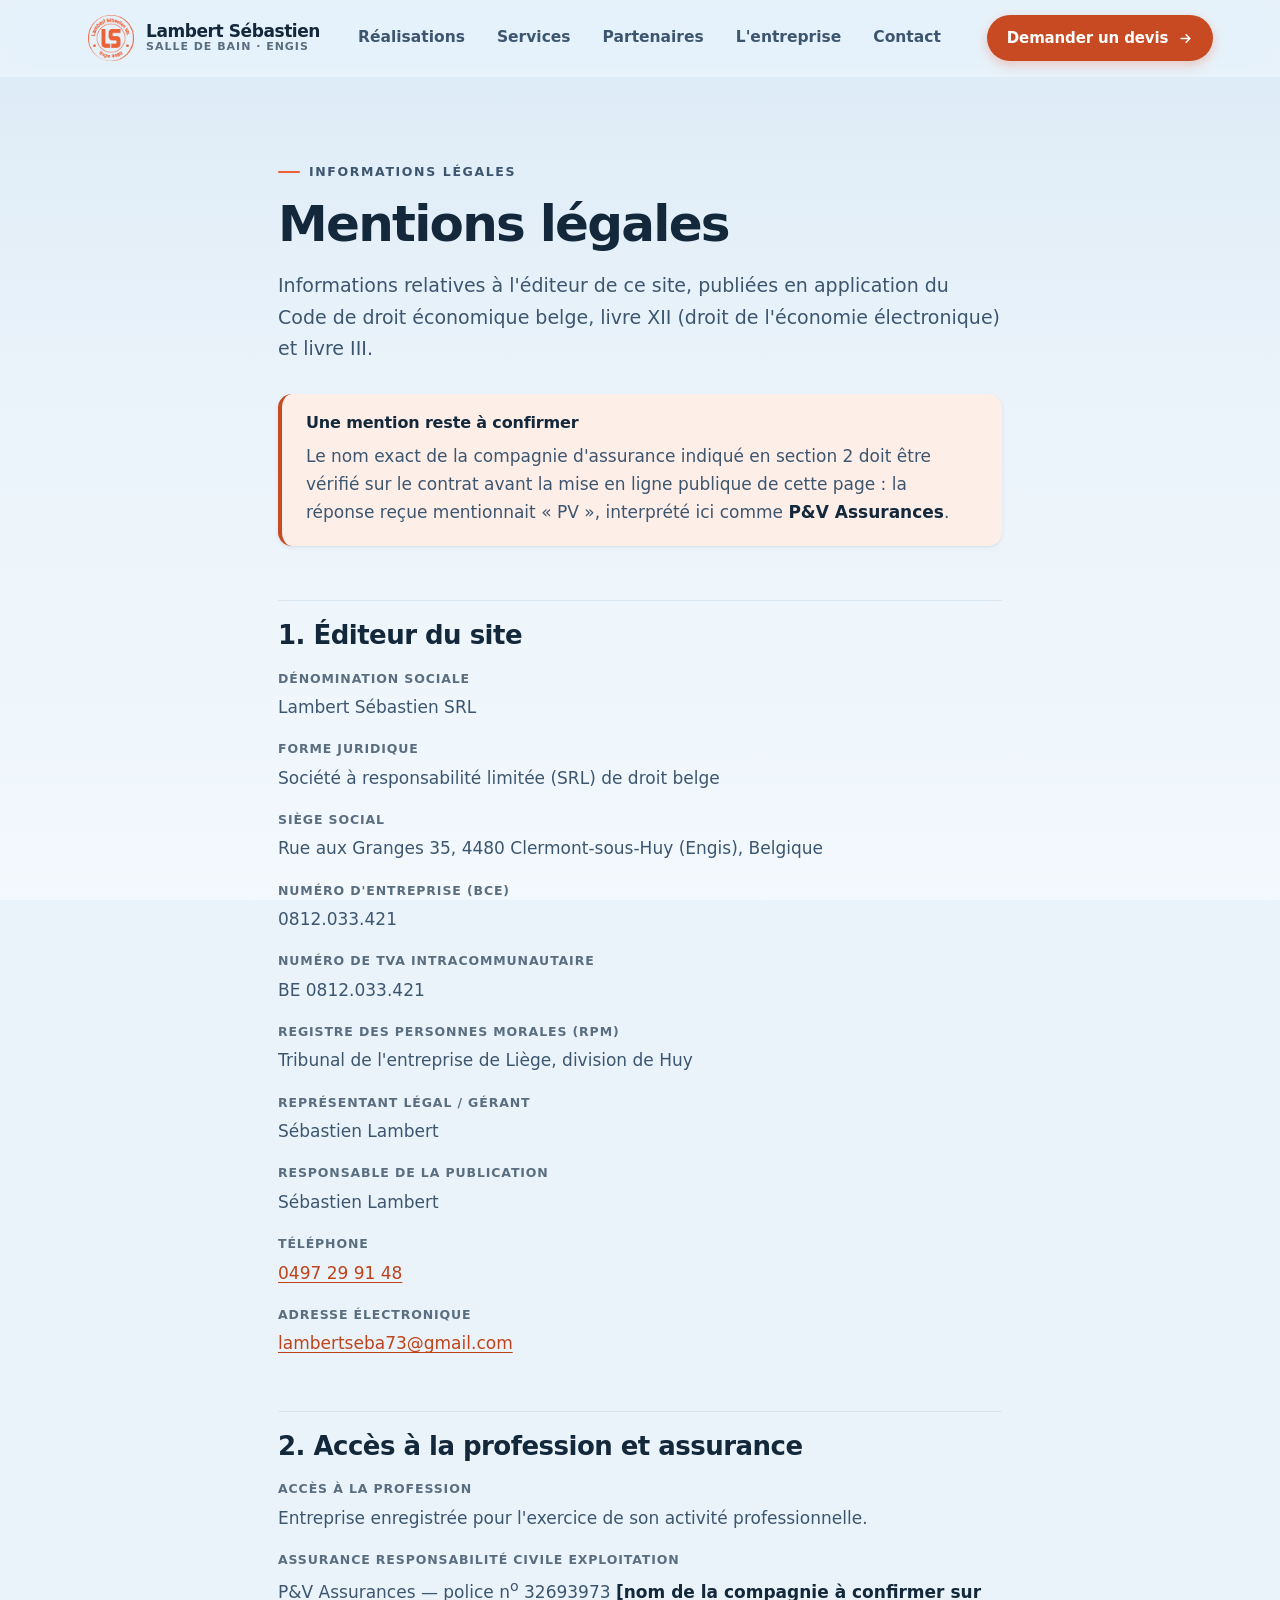
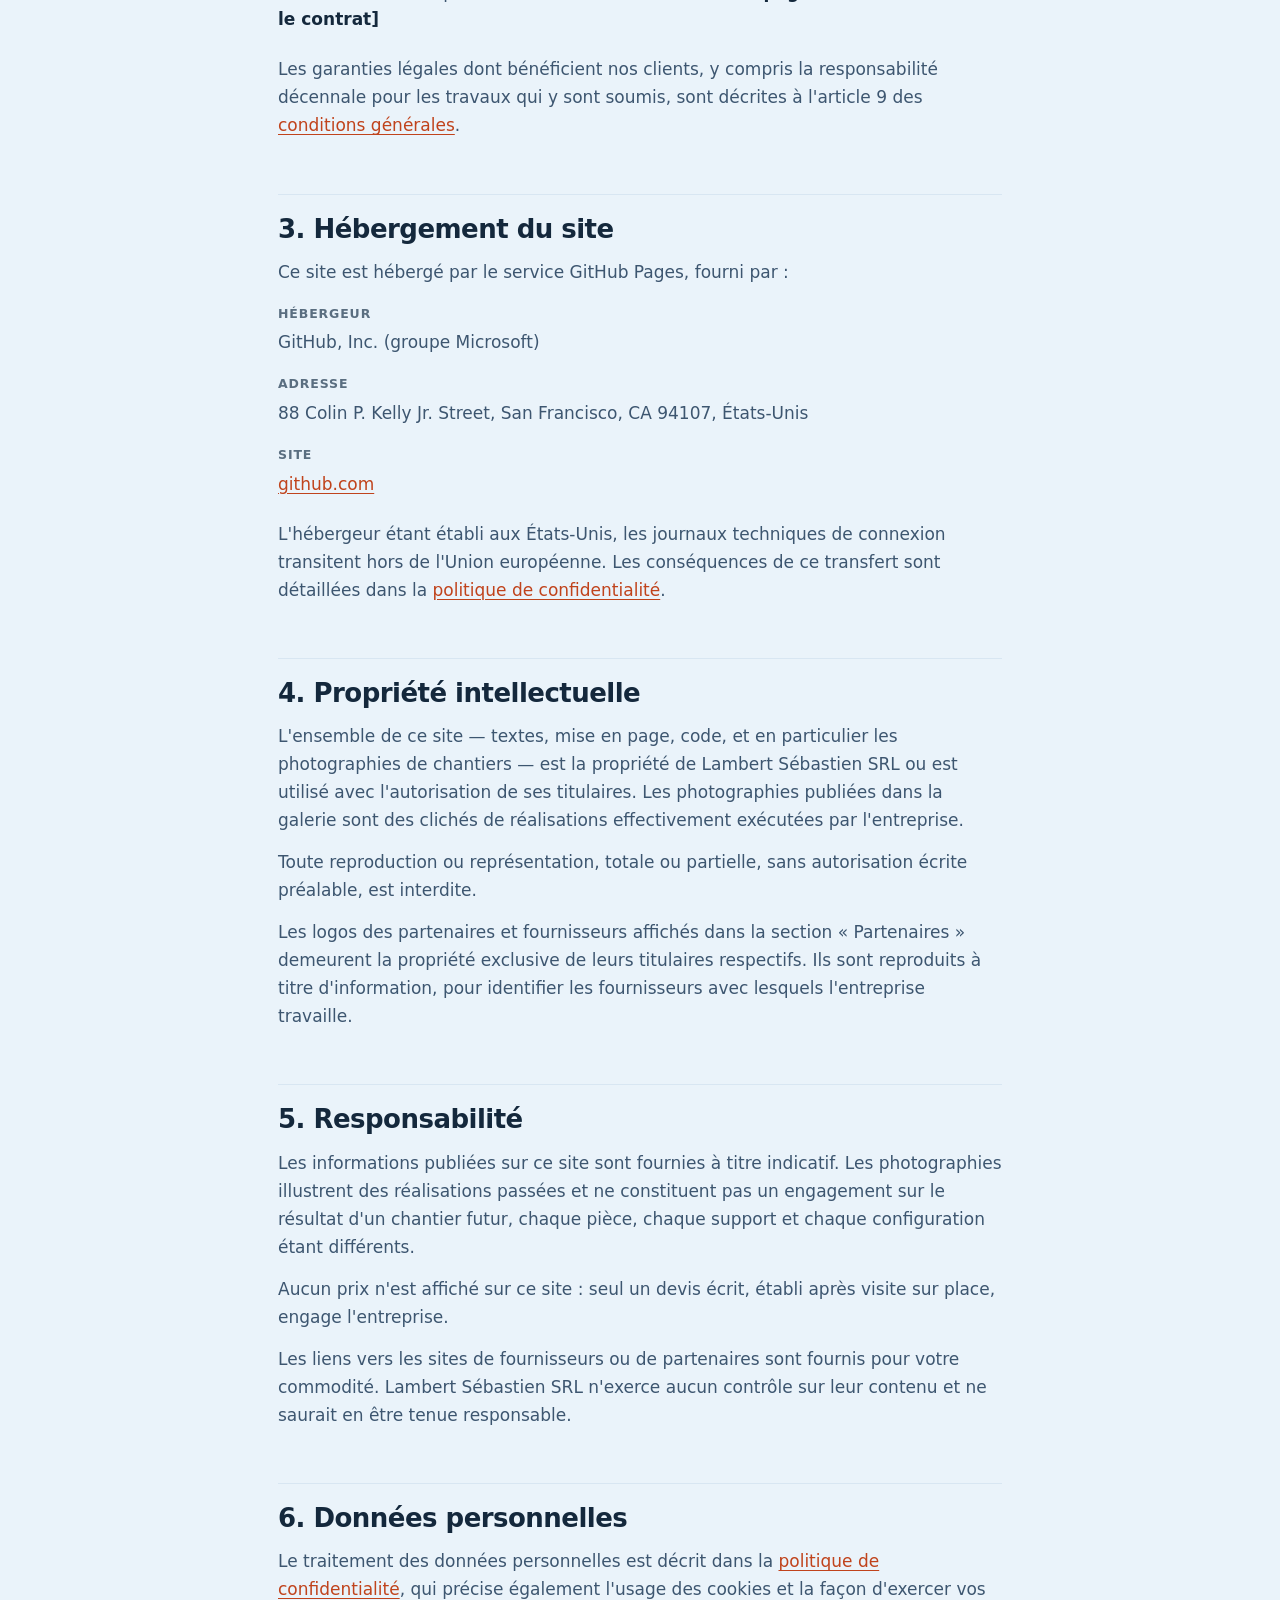
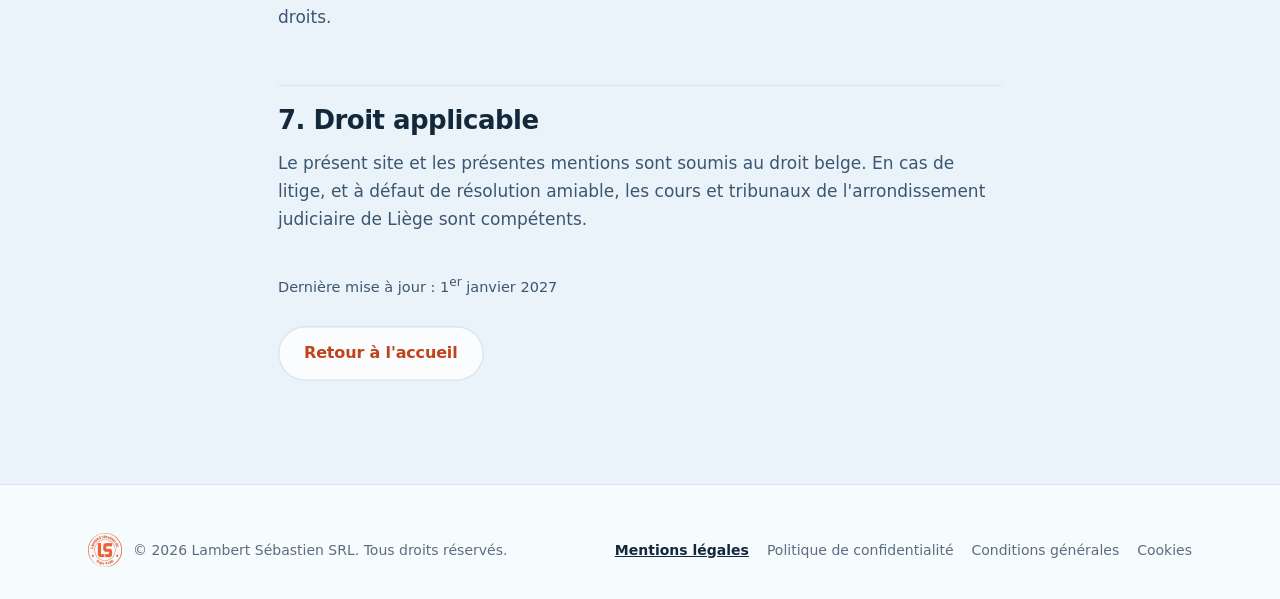
<file: mentions-legales.html>
<!DOCTYPE html>
<html lang="fr">
<head>
<meta charset="utf-8">
<meta name="viewport" content="width=device-width, initial-scale=1">
<title>Mentions légales — Lambert Sébastien SRL</title>
<meta name="description" content="Mentions légales du site de Lambert Sébastien SRL, entreprise d'aménagement de salle de bain à Engis.">
<meta name="robots" content="index, follow">
<meta name="theme-color" content="#eaf3fa">
<link rel="icon" href="assets/logo/logo-lambert-sebastien.png" type="image/png">
<link rel="stylesheet" href="styles.css">
</head>
<body>

<a class="skip-link" href="#contenu">Aller au contenu</a>

<header class="header" id="header">
  <div class="wrap header__inner">
    <a class="brand" href="index.html" aria-label="Lambert Sébastien SRL, accueil">
      <img class="brand__mark" src="assets/logo/logo-lambert-sebastien.png" alt="Logo Lambert Sébastien SRL" width="46" height="46">
      <span class="brand__text">
        <span class="brand__name">Lambert Sébastien</span>
        <span class="brand__tag">Salle de bain · Engis</span>
      </span>
    </a>

    <nav class="nav" id="nav" aria-label="Navigation principale">
      <a href="index.html#realisations">Réalisations</a>
      <a href="index.html#services">Services</a>
      <a href="index.html#partenaires">Partenaires</a>
      <a href="index.html#apropos">L'entreprise</a>
      <a href="index.html#contact">Contact</a>
      <a class="nav__cta" href="index.html#contact">Demander un devis</a>
    </nav>

    <a class="btn btn--primary btn--sm" href="index.html#contact">
      Demander un devis
      <svg class="btn__arrow" width="15" height="15" viewBox="0 0 24 24" fill="none" stroke="currentColor" stroke-width="2.4" stroke-linecap="round" stroke-linejoin="round" aria-hidden="true"><path d="M5 12h14M13 6l6 6-6 6"/></svg>
    </a>

    <button class="burger" id="burger" type="button" aria-expanded="false" aria-controls="nav" aria-label="Ouvrir le menu">
      <span></span>
    </button>
  </div>
</header>

<main class="legal" id="contenu">
  <div class="wrap legal__wrap">

    <p class="eyebrow">Informations légales</p>
    <h1 class="legal__title">Mentions légales</h1>
    <p class="legal__intro">
      Informations relatives à l'éditeur de ce site, publiées en application du
      Code de droit économique belge, livre&nbsp;XII (droit de l'économie
      électronique) et livre&nbsp;III.
    </p>

    <div class="legal__todo" role="note">
      <h2>Une mention reste à confirmer</h2>
      <p>
        Le nom exact de la compagnie d'assurance indiqué en section&nbsp;2 doit
        être vérifié sur le contrat avant la mise en ligne publique de cette
        page&nbsp;: la réponse reçue mentionnait «&nbsp;PV&nbsp;», interprété
        ici comme <b>P&amp;V Assurances</b>.
      </p>
    </div>

    <h2>1. Éditeur du site</h2>
    <dl class="legal__dl">
      <dt>Dénomination sociale</dt>
      <dd>Lambert Sébastien SRL</dd>

      <dt>Forme juridique</dt>
      <dd>Société à responsabilité limitée (SRL) de droit belge</dd>

      <dt>Siège social</dt>
      <dd>Rue aux Granges 35, 4480 Clermont-sous-Huy (Engis), Belgique</dd>

      <dt>Numéro d'entreprise (BCE)</dt>
      <dd>0812.033.421</dd>

      <dt>Numéro de TVA intracommunautaire</dt>
      <dd>BE 0812.033.421</dd>

      <dt>Registre des personnes morales (RPM)</dt>
      <dd>Tribunal de l'entreprise de Liège, division de Huy</dd>

      <dt>Représentant légal / gérant</dt>
      <dd>Sébastien Lambert</dd>

      <dt>Responsable de la publication</dt>
      <dd>Sébastien Lambert</dd>

      <dt>Téléphone</dt>
      <dd><a href="tel:+32497299148">0497&nbsp;29&nbsp;91&nbsp;48</a></dd>

      <dt>Adresse électronique</dt>
      <dd><a href="mailto:lambertseba73@gmail.com">lambertseba73@gmail.com</a></dd>
    </dl>

    <h2>2. Accès à la profession et assurance</h2>
    <dl class="legal__dl">
      <dt>Accès à la profession</dt>
      <dd>Entreprise enregistrée pour l'exercice de son activité professionnelle.</dd>

      <dt>Assurance responsabilité civile exploitation</dt>
      <dd>
        P&amp;V Assurances — police n<sup>o</sup>&nbsp;32693973
        <b>[nom de la compagnie à confirmer sur le contrat]</b>
      </dd>
    </dl>
    <p>
      Les garanties légales dont bénéficient nos clients, y compris la
      responsabilité décennale pour les travaux qui y sont soumis, sont
      décrites à l'article&nbsp;9 des
      <a href="conditions-generales.html">conditions générales</a>.
    </p>

    <h2>3. Hébergement du site</h2>
    <p>
      Ce site est hébergé par le service GitHub&nbsp;Pages, fourni par&nbsp;:
    </p>
    <dl class="legal__dl">
      <dt>Hébergeur</dt>
      <dd>GitHub, Inc. (groupe Microsoft)</dd>

      <dt>Adresse</dt>
      <dd>88 Colin P. Kelly Jr. Street, San Francisco, CA 94107, États-Unis</dd>

      <dt>Site</dt>
      <dd><a href="https://github.com" target="_blank" rel="noopener noreferrer">github.com</a></dd>
    </dl>
    <p>
      L'hébergeur étant établi aux États-Unis, les journaux techniques de
      connexion transitent hors de l'Union européenne. Les conséquences de ce
      transfert sont détaillées dans la
      <a href="confidentialite.html">politique de confidentialité</a>.
    </p>

    <h2>4. Propriété intellectuelle</h2>
    <p>
      L'ensemble de ce site — textes, mise en page, code, et en particulier les
      photographies de chantiers — est la propriété de Lambert Sébastien SRL ou
      est utilisé avec l'autorisation de ses titulaires. Les photographies
      publiées dans la galerie sont des clichés de réalisations effectivement
      exécutées par l'entreprise.
    </p>
    <p>
      Toute reproduction ou représentation, totale ou partielle, sans
      autorisation écrite préalable, est interdite.
    </p>
    <p>
      Les logos des partenaires et fournisseurs affichés dans la section
      «&nbsp;Partenaires&nbsp;» demeurent la propriété exclusive de leurs
      titulaires respectifs. Ils sont reproduits à titre d'information, pour
      identifier les fournisseurs avec lesquels l'entreprise travaille.
    </p>

    <h2>5. Responsabilité</h2>
    <p>
      Les informations publiées sur ce site sont fournies à titre indicatif.
      Les photographies illustrent des réalisations passées et ne constituent
      pas un engagement sur le résultat d'un chantier futur, chaque pièce, chaque
      support et chaque configuration étant différents.
    </p>
    <p>
      Aucun prix n'est affiché sur ce site&nbsp;: seul un devis écrit, établi
      après visite sur place, engage l'entreprise.
    </p>
    <p>
      Les liens vers les sites de fournisseurs ou de partenaires sont fournis
      pour votre commodité. Lambert Sébastien SRL n'exerce aucun contrôle sur
      leur contenu et ne saurait en être tenue responsable.
    </p>

    <h2>6. Données personnelles</h2>
    <p>
      Le traitement des données personnelles est décrit dans la
      <a href="confidentialite.html">politique de confidentialité</a>, qui
      précise également l'usage des cookies et la façon d'exercer vos droits.
    </p>

    <h2>7. Droit applicable</h2>
    <p>
      Le présent site et les présentes mentions sont soumis au droit belge. En
      cas de litige, et à défaut de résolution amiable, les cours et tribunaux
      de l'arrondissement judiciaire de Liège sont compétents.
    </p>

    <p class="legal__date">Dernière mise à jour&nbsp;: 1<sup>er</sup> janvier 2027</p>

    <p class="legal__back">
      <a class="btn btn--ghost" href="index.html">Retour à l'accueil</a>
    </p>

  </div>
</main>

<footer class="site-footer legal-footer">
  <div class="wrap">
    <div class="site-footer__bottom">
      <div class="foot-brand">
        <img src="assets/logo/logo-lambert-sebastien.png" alt="" aria-hidden="true" width="34" height="34">
        <p>© <span id="year">2026</span> Lambert Sébastien SRL. Tous droits réservés.</p>
      </div>
      <nav class="foot-legal" aria-label="Informations légales">
        <a href="mentions-legales.html" aria-current="page">Mentions légales</a>
        <a href="confidentialite.html">Politique de confidentialité</a>
        <a href="conditions-generales.html">Conditions générales</a>
        <a href="confidentialite.html#cookies">Cookies</a>
      </nav>
    </div>
  </div>
</footer>

<script src="script.js"></script>
</body>
</html>
</file>
<file: styles.css>
/* ==========================================================================
   Lambert Sébastien SRL — Aménagement de salle de bain, Engis
   ========================================================================== */

:root {
  --sky-050: #f6fbfe;
  --sky-100: #eaf3fa;
  --sky-200: #dbeaf6;
  --sky-300: #c3dced;

  --ink:       #14283c;
  --ink-soft:  #3d5670;
  --ink-muted: #5a6e80;

  /* Accent de marque, échantillonné sur le logo */
  --orange:      #ec6136;
  --orange-dark: #d24f27;
  --orange-soft: #fdeee8;

  /* L orange de marque #ec6136 ne passe qu a 3,32:1 sur blanc : suffisant pour
     un grand titre (seuil 3:1), insuffisant pour du petit texte ou un bouton
     (seuil 4,5:1). Deux variantes assombries, au plus pres de la marque. */
  --orange-btn:  #c74a22;   /* blanc dessus : 4,74:1 */
  --orange-text: #c0431c;   /* sur fond clair : 4,60:1 */

  --white: #ffffff;
  --line:  #d8e6f2;

  --radius:    14px;
  --radius-lg: 22px;

  --shadow-sm: 0 1px 2px rgba(20,40,60,.06), 0 2px 6px rgba(20,40,60,.05);
  --shadow-md: 0 4px 12px rgba(20,40,60,.07), 0 12px 28px rgba(20,40,60,.07);
  --shadow-lg: 0 10px 24px rgba(20,40,60,.10), 0 30px 60px rgba(20,40,60,.10);

  --font: "Inter", system-ui, -apple-system, "Segoe UI", Roboto, "Helvetica Neue", Arial, sans-serif;

  --wrap: 1200px;
  --gutter: clamp(20px, 5vw, 48px);
  --header-h: 76px;
}

*, *::before, *::after { box-sizing: border-box; }

html { scroll-behavior: smooth; scroll-padding-top: calc(var(--header-h) + 16px); }

body {
  margin: 0;
  font-family: var(--font);
  font-size: 17px;
  line-height: 1.65;
  color: var(--ink);
  background: var(--sky-100);
  background-image: linear-gradient(180deg, var(--sky-200) 0%, var(--sky-100) 380px, var(--sky-050) 1100px);
  background-attachment: fixed;
  -webkit-font-smoothing: antialiased;
}

img { max-width: 100%; display: block; }
a { color: inherit; }

h1, h2, h3, h4 { margin: 0; line-height: 1.12; letter-spacing: -0.02em; font-weight: 800; }
p { margin: 0; }

.wrap { width: 100%; max-width: var(--wrap); margin-inline: auto; padding-inline: var(--gutter); }

.skip-link { position: absolute; left: -9999px; top: 8px; z-index: 200; background: var(--ink); color: #fff; padding: 10px 16px; border-radius: 8px; }
.skip-link:focus { left: 16px; }

:focus-visible { outline: 3px solid var(--orange); outline-offset: 3px; border-radius: 4px; }

/* -------------------------------------------------------------- boutons -- */

.btn {
  display: inline-flex; align-items: center; gap: 10px;
  padding: 14px 26px;
  border: 0; border-radius: 999px;
  font: inherit; font-weight: 650; font-size: 16px;
  letter-spacing: -0.01em; text-decoration: none; cursor: pointer;
  transition: transform .18s ease, box-shadow .18s ease, background-color .18s ease, color .18s ease;
  white-space: nowrap;
}
.btn--primary { background: var(--orange-btn); color: #fff; box-shadow: 0 4px 12px rgba(236,97,54,.30); }
.btn--primary:hover { background: var(--orange-dark); transform: translateY(-2px); box-shadow: 0 8px 22px rgba(236,97,54,.38); }
.btn--ghost { background: rgba(255,255,255,.75); color: var(--ink); box-shadow: inset 0 0 0 1.5px var(--line); }
.btn--ghost:hover { background: #fff; transform: translateY(-2px); box-shadow: inset 0 0 0 1.5px var(--sky-300), var(--shadow-sm); }
.btn--sm { padding: 11px 20px; font-size: 15px; }
.btn__arrow { transition: transform .18s ease; }
.btn:hover .btn__arrow { transform: translateX(3px); }

/* ------------------------------------------------------------- en-tête --- */

.header {
  position: sticky; top: 0; z-index: 100;
  background: rgba(234,243,250,.82);
  backdrop-filter: saturate(1.4) blur(12px);
  -webkit-backdrop-filter: saturate(1.4) blur(12px);
  border-bottom: 1px solid transparent;
  transition: border-color .2s ease, box-shadow .2s ease, background-color .2s ease;
}
.header.is-stuck { border-bottom-color: var(--line); box-shadow: 0 4px 18px rgba(20,40,60,.06); background: rgba(246,251,254,.92); }

.header__inner { height: var(--header-h); display: flex; align-items: center; gap: 24px; }

.brand { display: flex; align-items: center; gap: 12px; text-decoration: none; margin-right: auto; flex-shrink: 0; }
.brand__mark { width: 46px; height: 46px; object-fit: contain; }
.brand__text { display: flex; flex-direction: column; line-height: 1.15; }
.brand__name { font-weight: 800; font-size: 17px; letter-spacing: -0.025em; }
.brand__tag { font-size: 11px; font-weight: 600; letter-spacing: .09em; text-transform: uppercase; color: var(--ink-muted); }

.nav { display: flex; align-items: center; gap: 4px; }
.nav a {
  padding: 9px 14px; border-radius: 999px; text-decoration: none;
  font-weight: 550; font-size: 15.5px; color: var(--ink-soft);
  transition: color .16s ease, background-color .16s ease;
}
.nav a:hover { color: var(--ink); background: rgba(255,255,255,.85); }
.header .btn { margin-left: 8px; }

.burger {
  display: none; width: 44px; height: 44px; border: 0; border-radius: 12px;
  background: rgba(255,255,255,.85); box-shadow: inset 0 0 0 1.5px var(--line);
  cursor: pointer; align-items: center; justify-content: center;
}
.burger span { display: block; width: 19px; height: 2px; border-radius: 2px; background: var(--ink); position: relative; transition: transform .22s ease, background-color .22s ease; }
.burger span::before, .burger span::after { content: ""; position: absolute; left: 0; width: 19px; height: 2px; border-radius: 2px; background: var(--ink); transition: transform .22s ease, top .22s ease; }
.burger span::before { top: -6px; }
.burger span::after  { top: 6px; }
.burger[aria-expanded="true"] span { background: transparent; }
.burger[aria-expanded="true"] span::before { top: 0; transform: rotate(45deg); }
.burger[aria-expanded="true"] span::after  { top: 0; transform: rotate(-45deg); }

/* ------------------------------------------------------------ sections --- */

.section { padding: clamp(64px, 9vw, 116px) 0; }
.section__head { max-width: 660px; margin-bottom: clamp(34px, 4.5vw, 54px); }
.section__head--wide { max-width: 780px; }

.eyebrow {
  display: inline-flex; align-items: center; gap: 9px;
  font-size: 12.5px; font-weight: 700; letter-spacing: .13em;
  text-transform: uppercase; color: var(--orange-text); margin-bottom: 16px;
}
.eyebrow::before { content: ""; width: 22px; height: 2px; border-radius: 2px; background: var(--orange); }

.section__title { font-size: clamp(30px, 4.4vw, 46px); }
.section__lead { margin-top: 18px; font-size: clamp(16.5px, 1.5vw, 18.5px); color: var(--ink-soft); max-width: 62ch; }

/* ---------------------------------------------------------------- héro --- */

.hero { padding: clamp(48px, 6.5vw, 88px) 0 clamp(56px, 7vw, 100px); }
.hero__grid { display: grid; grid-template-columns: minmax(0,1.04fr) minmax(0,.96fr); gap: clamp(36px,5vw,76px); align-items: center; }

.hero__name { font-size: clamp(46px, 8.2vw, 104px); font-weight: 850; letter-spacing: -0.045em; line-height: .94; }
.hero__name span { display: block; }
.hero__name .is-accent { color: var(--orange); }

.hero__rule { width: 84px; height: 4px; border-radius: 3px; background: var(--orange); margin: 28px 0 24px; }
.hero__sub { font-size: clamp(19px, 2.2vw, 25px); font-weight: 600; color: var(--ink); letter-spacing: -0.02em; line-height: 1.32; max-width: 20ch; }
.hero__text { margin-top: 18px; color: var(--ink-soft); max-width: 48ch; font-size: 17.5px; }
.hero__actions { display: flex; flex-wrap: wrap; gap: 14px; margin-top: 34px; }

.hero__stats { display: flex; flex-wrap: wrap; gap: clamp(22px,4vw,46px); margin-top: 44px; padding-top: 30px; border-top: 1px solid var(--line); }
.stat__n { display: block; font-size: clamp(28px,3.4vw,38px); font-weight: 800; letter-spacing: -0.035em; color: var(--ink); }
.stat__l { font-size: 13.5px; font-weight: 600; color: var(--ink-muted); }

.hero__media { position: relative; }
.hero__frame { position: relative; border-radius: var(--radius-lg); overflow: hidden; box-shadow: var(--shadow-lg); background: var(--white); aspect-ratio: 4 / 5; }
.hero__frame img { width: 100%; height: 100%; object-fit: cover; }
.hero__media::before { content: ""; position: absolute; inset: auto -18px -18px auto; width: 62%; height: 58%; border-radius: var(--radius-lg); background: var(--sky-300); opacity: .55; z-index: -1; }

.hero__badge { position: absolute; left: -14px; bottom: 30px; display: flex; align-items: center; gap: 13px; background: #fff; padding: 14px 20px 14px 15px; border-radius: 16px; box-shadow: var(--shadow-md); max-width: 258px; }
.hero__badge img { width: 44px; height: 44px; object-fit: contain; flex-shrink: 0; }
.hero__badge b { display: block; font-size: 14.5px; letter-spacing: -0.015em; }
.hero__badge span { font-size: 12.8px; color: var(--ink-muted); line-height: 1.35; display: block; }

/* -------------------------------------------------------- réalisations --- */

.filters { display: flex; flex-wrap: wrap; gap: 9px; margin-bottom: clamp(28px,3.5vw,40px); }
.filter {
  padding: 9px 18px; border: 0; border-radius: 999px;
  background: rgba(255,255,255,.8); box-shadow: inset 0 0 0 1.5px var(--line);
  font: inherit; font-size: 14.5px; font-weight: 600; color: var(--ink-soft);
  cursor: pointer; transition: all .16s ease;
}
.filter:hover { color: var(--ink); box-shadow: inset 0 0 0 1.5px var(--sky-300); }
.filter[aria-pressed="true"] { background: var(--ink); color: #fff; box-shadow: inset 0 0 0 1.5px var(--ink); }

.grid { columns: 3; column-gap: 20px; }

.card {
  break-inside: avoid; margin-bottom: 20px; position: relative;
  border-radius: var(--radius); overflow: hidden;
  background: var(--white); box-shadow: var(--shadow-sm);
  cursor: zoom-in; border: 0; padding: 0; width: 100%;
  display: block; text-align: left; font: inherit;
  transition: transform .22s ease, box-shadow .22s ease;
}
.card:hover { transform: translateY(-4px); box-shadow: var(--shadow-md); }
.card img { width: 100%; height: auto; }
.card.is-hidden { display: none; }

.card__overlay {
  position: absolute; inset: auto 0 0 0; padding: 46px 16px 15px;
  background: linear-gradient(to top, rgba(10,22,34,.84), rgba(10,22,34,0));
  color: #fff; opacity: 0; transform: translateY(8px);
  transition: opacity .22s ease, transform .22s ease;
}
.card:hover .card__overlay, .card:focus-visible .card__overlay { opacity: 1; transform: none; }
.card__overlay b { display: block; font-size: 15px; letter-spacing: -0.015em; }
.card__overlay span { font-size: 13px; color: rgba(255,255,255,.82); }

.gallery-note { margin-top: 30px; font-size: 15px; color: var(--ink-muted); display: flex; align-items: center; gap: 10px; flex-wrap: wrap; }
.gallery-empty { padding: 40px 0; color: var(--ink-muted); font-size: 16px; }

/* --------------------------------------------------------- visionneuse --- */

.lightbox { position: fixed; inset: 0; z-index: 150; background: rgba(8,18,28,.93); display: none; align-items: center; justify-content: center; padding: clamp(16px,4vw,48px); }
.lightbox.is-open { display: flex; }

.lightbox__fig { margin: 0; max-width: 100%; display: flex; flex-direction: column; gap: 14px; align-items: center; }
.lightbox__img { max-width: min(1000px, 90vw); max-height: 74vh; width: auto; height: auto; border-radius: 12px; box-shadow: 0 30px 80px rgba(0,0,0,.5); object-fit: contain; }
.lightbox__cap { color: #fff; text-align: center; font-size: 15px; }
.lightbox__cap b { display: block; font-size: 17px; letter-spacing: -0.015em; }
.lightbox__cap span { color: rgba(255,255,255,.7); font-size: 13.5px; }

.lb-btn {
  position: absolute; width: 52px; height: 52px; border-radius: 50%;
  border: 0; cursor: pointer; background: rgba(255,255,255,.13); color: #fff;
  font-size: 24px; line-height: 1; display: grid; place-items: center;
  transition: background-color .16s ease, transform .16s ease;
}
.lb-btn:hover { background: rgba(255,255,255,.26); }
.lb-close { top: clamp(12px,3vw,28px); right: clamp(12px,3vw,28px); font-size: 21px; }
.lb-prev  { left: clamp(10px,2.5vw,30px); top: 50%; transform: translateY(-50%); }
.lb-next  { right: clamp(10px,2.5vw,30px); top: 50%; transform: translateY(-50%); }
.lb-prev:hover, .lb-next:hover { transform: translateY(-50%) scale(1.06); }

/* ------------------------------------------------------------ services --- */

.services { background: var(--white); }
.services__grid { display: grid; grid-template-columns: repeat(auto-fit, minmax(268px,1fr)); gap: 18px; }

.service {
  padding: 30px 28px 32px; border-radius: var(--radius);
  background: var(--sky-050); box-shadow: inset 0 0 0 1px var(--line);
  transition: transform .2s ease, box-shadow .2s ease, background-color .2s ease;
}
.service:hover { transform: translateY(-3px); background: #fff; box-shadow: inset 0 0 0 1px var(--sky-300), var(--shadow-md); }
.service__icon { width: 46px; height: 46px; border-radius: 12px; display: grid; place-items: center; background: var(--orange-soft); color: var(--orange-text); margin-bottom: 18px; }
.service h3 { font-size: 19px; margin-bottom: 9px; }
.service p { color: var(--ink-soft); font-size: 15.8px; }

.services__foot {
  margin-top: 34px; padding: 26px 30px; border-radius: var(--radius);
  background: var(--ink); color: #fff;
  display: flex; align-items: center; justify-content: space-between; gap: 24px; flex-wrap: wrap;
}
.services__foot p { font-size: 17px; font-weight: 600; letter-spacing: -0.015em; }
.services__foot small { display: block; font-weight: 400; color: rgba(255,255,255,.66); font-size: 14.5px; letter-spacing: 0; margin-top: 4px; }

/* --------------------------------------------------------- partenaires --- */

.partners__grid { display: grid; grid-template-columns: repeat(auto-fit, minmax(244px,1fr)); gap: 16px; }

.partner {
  display: flex; flex-direction: column; padding: 26px 24px 22px;
  border-radius: var(--radius); background: var(--white); box-shadow: var(--shadow-sm);
  text-decoration: none; min-height: 168px;
  transition: transform .2s ease, box-shadow .2s ease;
}
.partner:hover { transform: translateY(-4px); box-shadow: var(--shadow-md); }
.partner__role { margin-top: 5px; font-size: 15px; color: var(--ink-soft); }
.partner__link { margin-top: auto; padding-top: 16px; font-size: 13.8px; font-weight: 650; color: var(--orange-text); display: inline-flex; align-items: center; gap: 6px; }
.partner:hover .partner__link .btn__arrow { transform: translateX(3px); }

/* ------------------------------------------------------------ à propos --- */

.about { background: var(--white); }
.about__grid { display: grid; grid-template-columns: minmax(0,.92fr) minmax(0,1.08fr); gap: clamp(34px,5vw,68px); align-items: center; }
.about__media { border-radius: var(--radius-lg); overflow: hidden; box-shadow: var(--shadow-md); aspect-ratio: 4 / 3; }
.about__media img { width: 100%; height: 100%; object-fit: cover; }
.about p { color: var(--ink-soft); font-size: 17px; }
.about p + p { margin-top: 15px; }
.about strong { color: var(--ink); font-weight: 650; }
.about__list { list-style: none; margin: 26px 0 0; padding: 0; display: grid; gap: 11px; }
.about__list li { display: flex; gap: 11px; align-items: flex-start; font-size: 16px; color: var(--ink-soft); }
.about__list svg { flex-shrink: 0; margin-top: 3px; color: var(--orange); }

/* ------------------------------------------------------------- contact --- */

.contact { background: var(--ink); color: #fff; padding: clamp(60px,8vw,100px) 0 0; }
.contact .eyebrow { color: #ff9068; }
.contact .eyebrow::before { background: #ff9068; }

.contact__grid { display: grid; grid-template-columns: minmax(0,1.05fr) minmax(0,.95fr); gap: clamp(38px,6vw,84px); padding-bottom: clamp(52px,7vw,82px); }
.contact__title { font-size: clamp(30px,4.2vw,44px); }
.contact__lead { margin-top: 18px; color: rgba(255,255,255,.72); max-width: 46ch; font-size: 17.5px; }
.contact__actions { display: flex; flex-wrap: wrap; gap: 13px; margin-top: 32px; }
.contact .btn--ghost { background: rgba(255,255,255,.07); color: #fff; box-shadow: inset 0 0 0 1.5px rgba(255,255,255,.22); }
.contact .btn--ghost:hover { background: rgba(255,255,255,.14); box-shadow: inset 0 0 0 1.5px rgba(255,255,255,.4); }

.contact__cards { display: grid; gap: 13px; align-content: start; }
.ccard {
  display: flex; gap: 16px; align-items: flex-start; padding: 20px 22px;
  border-radius: var(--radius); background: rgba(255,255,255,.055);
  box-shadow: inset 0 0 0 1px rgba(255,255,255,.09);
  text-decoration: none; transition: background-color .18s ease, transform .18s ease;
}
a.ccard:hover { background: rgba(255,255,255,.1); transform: translateX(3px); }
.ccard__icon { width: 40px; height: 40px; border-radius: 11px; flex-shrink: 0; display: grid; place-items: center; background: rgba(236,97,54,.18); color: #ff9068; }
.ccard__k { display: block; font-size: 12.5px; font-weight: 700; letter-spacing: .1em; text-transform: uppercase; color: rgba(255,255,255,.5); }
.ccard__v { display: block; font-size: 16.5px; font-weight: 620; letter-spacing: -0.015em; margin-top: 2px; }
.ccard__v small { display: block; font-weight: 400; font-size: 14.5px; color: rgba(255,255,255,.6); letter-spacing: 0; margin-top: 2px; }

.footer-bar {
  border-top: 1px solid rgba(255,255,255,.11); padding: 24px 0 30px;
  display: flex; align-items: center; justify-content: space-between;
  gap: 20px; flex-wrap: wrap; font-size: 14px; color: rgba(255,255,255,.55);
}
.footer-bar__brand { display: flex; align-items: center; gap: 11px; }
.footer-bar__brand img { width: 38px; height: 38px; object-fit: contain; }
.footer-bar a { color: rgba(255,255,255,.72); text-decoration: none; }
.footer-bar a:hover { color: #fff; text-decoration: underline; }
.footer-bar__links { display: flex; gap: 20px; flex-wrap: wrap; }

/* ---------------------------------------------------------- responsive --- */

@media (max-width: 1080px) { .grid { columns: 2; } }

@media (max-width: 900px) {
  :root { --header-h: 68px; }
  .nav {
    position: fixed; inset: var(--header-h) 0 auto 0;
    flex-direction: column; align-items: stretch; gap: 2px;
    padding: 14px var(--gutter) 22px; background: var(--sky-050);
    border-bottom: 1px solid var(--line); box-shadow: var(--shadow-md); display: none;
  }
  .nav.is-open { display: flex; }
  .nav a { padding: 13px 14px; font-size: 17px; }
  .burger { display: flex; }
  .header__inner > .btn { display: none; }
  .hero__grid, .about__grid, .contact__grid { grid-template-columns: 1fr; }
  .hero__media { order: -1; max-width: 460px; }
  .hero__media::before { display: none; }
  .hero__badge { left: auto; right: 12px; bottom: -18px; }
  .about__media { max-width: 560px; }
}

@media (max-width: 620px) {
  body { font-size: 16px; }
  .grid { columns: 1; }
  .hero__badge { position: static; margin-top: 26px; max-width: none; }
  .services__foot { flex-direction: column; align-items: flex-start; }
  .lb-prev, .lb-next { width: 44px; height: 44px; }
}

@media (prefers-reduced-motion: reduce) {
  html { scroll-behavior: auto; }
  *, *::before, *::after { animation-duration: .001ms !important; transition-duration: .001ms !important; }
}

/* ---------------------------------------------------- formulaire devis --- */

.quote { margin-top: 34px; display: grid; gap: 14px; }
.quote__row { display: grid; grid-template-columns: 1fr 1fr; gap: 14px; }

.field { display: grid; gap: 7px; }
.field__label { font-size: 13.5px; font-weight: 650; color: rgba(255,255,255,.78); letter-spacing: .01em; }
.field__input {
  width: 100%; padding: 13px 15px;
  border: 0; border-radius: 11px;
  background: rgba(255,255,255,.07);
  box-shadow: inset 0 0 0 1.5px rgba(255,255,255,.16);
  color: #fff; font: inherit; font-size: 16px;
  transition: background-color .16s ease, box-shadow .16s ease;
  resize: vertical;
}
.field__input::placeholder { color: rgba(255,255,255,.38); }
.field__input:hover { box-shadow: inset 0 0 0 1.5px rgba(255,255,255,.28); }
.field__input:focus {
  outline: none;
  background: rgba(255,255,255,.11);
  box-shadow: inset 0 0 0 2px var(--orange);
}
.field__input:user-invalid { box-shadow: inset 0 0 0 2px #ff8a6b; }

.quote__submit { justify-self: start; margin-top: 4px; }
.quote__hint { font-size: 13.5px; color: rgba(255,255,255,.45); }
.quote__error { font-size: 14.5px; color: #ffb59e; font-weight: 600; }

@media (max-width: 620px) {
  .quote__row { grid-template-columns: 1fr; }
  .quote__submit { justify-self: stretch; justify-content: center; }
}

/* ========================================================== pied de page ==
   Structure reprise du composant « footer-section » : 4 colonnes, bloc
   inscription avec halo, liens rapides, coordonnées, réseaux + bascule
   de thème, puis barre inférieure séparée par un filet.
   ========================================================================= */

.sr-only {
  position: absolute; width: 1px; height: 1px;
  padding: 0; margin: -1px; overflow: hidden;
  clip: rect(0 0 0 0); white-space: nowrap; border: 0;
}

.site-footer {
  border-top: 1px solid var(--line);
  background: var(--sky-050);
  color: var(--ink);
  transition: background-color .3s ease, color .3s ease;
}

.site-footer__grid {
  display: grid; gap: 48px;
  padding: clamp(48px, 6vw, 72px) 0;
}
@media (min-width: 760px)  { .site-footer__grid { grid-template-columns: repeat(2, 1fr); } }
@media (min-width: 1060px) { .site-footer__grid { grid-template-columns: repeat(4, 1fr); } }

.foot-col--glow { position: relative; }

.foot-title-lg { font-size: clamp(25px, 2.6vw, 30px); letter-spacing: -0.03em; margin-bottom: 16px; }
.foot-title { font-size: 17px; font-weight: 700; letter-spacing: -0.015em; margin-bottom: 16px; }
.foot-lead { color: var(--ink-muted); font-size: 15.5px; margin-bottom: 22px; max-width: 34ch; }

/* Champ d'inscription : bouton rond posé sur le bord droit du champ */
.foot-form { position: relative; max-width: 340px; }
.foot-input {
  width: 100%; height: 46px; padding: 0 54px 0 16px;
  border: 0; border-radius: 10px;
  background: rgba(255,255,255,.6);
  box-shadow: inset 0 0 0 1.5px var(--line);
  font: inherit; font-size: 15.5px; color: var(--ink);
  transition: background-color .16s ease, box-shadow .16s ease;
}
.foot-input::placeholder { color: var(--ink-muted); }
.foot-input:hover { box-shadow: inset 0 0 0 1.5px var(--sky-300); }
.foot-input:focus { outline: none; background: #fff; box-shadow: inset 0 0 0 2px var(--orange); }

.foot-send {
  position: absolute; right: 5px; top: 5px;
  width: 36px; height: 36px; border: 0; border-radius: 50%;
  background: var(--orange); color: #fff;
  display: grid; place-items: center; cursor: pointer;
  transition: transform .18s ease, background-color .18s ease;
}
.foot-send:hover { background: var(--orange-dark); transform: scale(1.06); }

.foot-msg { margin-top: 12px; font-size: 14.5px; font-weight: 600; color: var(--orange-text); }

/* Halo décoratif */
.foot-glow {
  position: absolute; top: -10px; right: -16px;
  width: 96px; height: 96px; border-radius: 50%;
  background: rgba(236, 97, 54, .14);
  filter: blur(38px); pointer-events: none; z-index: 0;
}
.foot-col--glow > *:not(.foot-glow) { position: relative; z-index: 1; }

.foot-nav { display: grid; gap: 9px; font-size: 15px; }
.foot-nav a { color: var(--ink-soft); text-decoration: none; width: fit-content; transition: color .16s ease; }
.foot-nav a:hover { color: var(--orange-text); }

.foot-address { font-style: normal; display: grid; gap: 9px; font-size: 15px; color: var(--ink-soft); }
.foot-address a { color: var(--ink-soft); text-decoration: none; transition: color .16s ease; }
.foot-address a:hover { color: var(--orange-text); }

/* Réseaux : boutons ronds contour + infobulle */
.foot-socials { display: flex; gap: 10px; margin-bottom: 26px; }
.foot-social {
  position: relative;
  width: 40px; height: 40px; border-radius: 50%;
  display: grid; place-items: center;
  color: var(--ink-soft);
  box-shadow: inset 0 0 0 1.5px var(--line);
  background: transparent; text-decoration: none;
  transition: color .16s ease, box-shadow .16s ease, background-color .16s ease, transform .16s ease;
}
.foot-social:hover {
  color: var(--orange-text); background: var(--orange-soft);
  box-shadow: inset 0 0 0 1.5px var(--orange);
  transform: translateY(-2px);
}
.foot-social::after {
  content: attr(data-tip);
  position: absolute; bottom: calc(100% + 9px); left: 50%;
  transform: translateX(-50%) translateY(4px);
  padding: 6px 11px; border-radius: 7px;
  background: var(--ink); color: var(--sky-050);
  font-size: 12.5px; font-weight: 550; white-space: nowrap;
  opacity: 0; pointer-events: none;
  transition: opacity .16s ease, transform .16s ease;
  box-shadow: var(--shadow-md);
}
.foot-social:hover::after, .foot-social:focus-visible::after { opacity: 1; transform: translateX(-50%) translateY(0); }

/* Interrupteur soleil / lune */
.foot-theme { display: flex; align-items: center; gap: 10px; color: var(--ink-muted); }
.switch {
  width: 44px; height: 24px; flex-shrink: 0;
  border: 0; border-radius: 999px; padding: 0;
  background: var(--sky-300); cursor: pointer;
  position: relative; transition: background-color .2s ease;
}
.switch[aria-checked="true"] { background: var(--orange); }
.switch__thumb {
  position: absolute; top: 2px; left: 2px;
  width: 20px; height: 20px; border-radius: 50%;
  background: #fff; box-shadow: 0 1px 3px rgba(0,0,0,.28);
  transition: transform .2s ease;
}
.switch[aria-checked="true"] .switch__thumb { transform: translateX(20px); }

/* Barre inférieure */
.site-footer__bottom {
  border-top: 1px solid var(--line);
  padding: 26px 0 32px;
  display: flex; flex-direction: column; align-items: center;
  gap: 16px; text-align: center;
}
@media (min-width: 760px) { .site-footer__bottom { flex-direction: row; justify-content: space-between; text-align: left; } }

.foot-brand { display: flex; align-items: center; gap: 11px; }
.foot-brand img { width: 34px; height: 34px; object-fit: contain; }
.foot-brand p { font-size: 14px; color: var(--ink-muted); }

.foot-legal { display: flex; flex-wrap: wrap; justify-content: center; gap: 18px; font-size: 14px; }
.foot-legal a { color: var(--ink-muted); text-decoration: none; transition: color .16s ease; }
.foot-legal a:hover { color: var(--orange-text); }

/* ========================================================= thème sombre ==
   Piloté par l'interrupteur du pied de page (data-theme sur <html>).
   Toute la palette étant en variables, seules les surfaces qui utilisaient
   une valeur figée sont reprises ici.
   ========================================================================= */

:root[data-theme="dark"] {
  --sky-050: #0f1a24;
  --sky-100: #0b131b;
  --sky-200: #0d1822;
  --sky-300: #22384b;

  --ink:       #e9f1f8;
  --ink-soft:  #a7bccd;
  --ink-muted: #7c93a7;

  --white: #141f2a;
  --line:  #24384a;

  --orange-soft: #33190f;

  /* Sur fond sombre, l orange assombri du theme clair tombe a 3,23:1.
     L orange de marque y atteint 5,64:1 : on le reprend tel quel. */
  --orange-text: #ec6136;

  --shadow-sm: 0 1px 2px rgba(0,0,0,.30), 0 2px 6px rgba(0,0,0,.24);
  --shadow-md: 0 4px 12px rgba(0,0,0,.34), 0 12px 28px rgba(0,0,0,.30);
  --shadow-lg: 0 10px 24px rgba(0,0,0,.40), 0 30px 60px rgba(0,0,0,.38);
}

:root[data-theme="dark"] body {
  background-image: linear-gradient(180deg, #0d1822 0%, #0b131b 380px, #0f1a24 1100px);
}

:root[data-theme="dark"] .header { background: rgba(11,19,27,.84); }
:root[data-theme="dark"] .header.is-stuck { background: rgba(15,26,36,.94); }
:root[data-theme="dark"] .nav a:hover { background: rgba(255,255,255,.07); }
:root[data-theme="dark"] .burger { background: rgba(255,255,255,.06); }

:root[data-theme="dark"] .btn--ghost { background: rgba(255,255,255,.06); }
:root[data-theme="dark"] .btn--ghost:hover { background: rgba(255,255,255,.12); }

:root[data-theme="dark"] .filter { background: rgba(255,255,255,.05); }
:root[data-theme="dark"] .filter[aria-pressed="true"] {
  background: var(--orange); color: #fff;
  box-shadow: inset 0 0 0 1.5px var(--orange);
}

/* Ces deux blocs sont clairs sur fond foncé dans les deux thèmes */
:root[data-theme="dark"] .contact,
:root[data-theme="dark"] .services__foot { background: #080f16; }

:root[data-theme="dark"] .service { background: rgba(255,255,255,.03); }
:root[data-theme="dark"] .service:hover { background: rgba(255,255,255,.06); }

:root[data-theme="dark"] .foot-input { background: rgba(255,255,255,.05); }
:root[data-theme="dark"] .foot-input:focus { background: rgba(255,255,255,.09); }
:root[data-theme="dark"] .foot-social::after { background: var(--sky-300); color: var(--ink); }

/* CTA repris dans le menu mobile (le bouton de l'en-tête y est masqué) */
.nav__cta { display: none; }
@media (max-width: 900px) {
  .nav__cta {
    display: block; margin-top: 10px; text-align: center;
    background: var(--orange); color: #fff; font-weight: 650;
    border-radius: 999px; padding: 14px 18px;
  }
  .nav a.nav__cta:hover { background: var(--orange-dark); color: #fff; }
}

/* ==================================================== galerie défilante ==
   Couloir en perspective : deux rails de cartes remontent du point de fuite
   vers le spectateur. La perspective fait tout le travail — quand la
   profondeur d'une carte augmente, sa taille ET son écart à l'axe croissent
   du même facteur. Les keyframes sont générées dans script.js.
   ========================================================================= */

.stream {
  position: relative;
  overflow: hidden;
  container-type: inline-size;
  height: clamp(430px, 54vw, 640px);
  background: #0b131b;
  isolation: isolate;
}

.stream__stage {
  position: absolute; inset: 0;
  pointer-events: none;
  perspective: 30cqw;
  perspective-origin: 50% 55%;
}
.stream__space { position: absolute; inset: 0; transform-style: preserve-3d; }

.stream__card {
  position: absolute;
  overflow: hidden;
  backface-visibility: hidden;
  box-shadow: 0 4px 24px rgba(0,0,0,.45);
}
.stream__card img { width: 100%; height: 100%; object-fit: cover; }

/* Voile : garde le texte lisible et fond les cartes dans le noir au loin */
.stream__scrim {
  position: absolute; inset: 0; pointer-events: none;
  background:
    radial-gradient(ellipse 42% 38% at 50% 55%, rgba(11,19,27,.92), rgba(11,19,27,0) 70%),
    linear-gradient(to bottom, rgba(11,19,27,.88) 0%, rgba(11,19,27,.15) 34%, rgba(11,19,27,.2) 62%, rgba(11,19,27,.92) 100%);
}

.stream__content {
  position: relative; z-index: 2;
  height: 100%;
  display: flex; flex-direction: column;
  align-items: center; justify-content: space-between;
  text-align: center;
  padding: clamp(34px, 5vw, 58px) var(--gutter);
  color: #fff;
}

.eyebrow--light { color: #ff9068; }
.eyebrow--light::before { background: #ff9068; }

.stream__title {
  font-size: clamp(27px, 4.4vw, 50px);
  letter-spacing: -0.035em; line-height: 1.08;
  text-shadow: 0 2px 24px rgba(0,0,0,.5);
}

.stream__bottom { display: flex; flex-direction: column; align-items: center; gap: 20px; }
.stream__lead {
  max-width: 40ch; font-size: 16px;
  color: rgba(255,255,255,.78);
  text-shadow: 0 1px 12px rgba(0,0,0,.6);
}

/* Sans prise en charge des container queries, on masque le couloir plutôt
   que d'afficher des cartes mal dimensionnées. */
@supports not (container-type: inline-size) {
  .stream__stage { display: none; }
  .stream { height: auto; padding: clamp(48px, 7vw, 80px) 0; }
}

@media (max-width: 620px) {
  .stream { height: clamp(400px, 106vw, 520px); }
  .stream__bottom { gap: 16px; }
}

/* Plaque blanche sous chaque logo partenaire : les fichiers viennent de
   sources différentes (SVG transparents, JPEG sur fond blanc). La plaque
   les unifie et reste blanche en thème sombre, sans quoi les JPEG
   afficheraient un rectangle blanc au milieu d'une carte foncée. */
.partner__plate {
  height: 66px; width: 100%;
  margin-bottom: 16px;
  border-radius: 10px;
  background: #fff;
  box-shadow: inset 0 0 0 1px rgba(20,40,60,.09);
  display: flex; align-items: center; justify-content: center;
  padding: 10px 16px;
}
.partner__logo {
  max-height: 100%; max-width: 100%; width: auto; height: auto;
  object-fit: contain;
  filter: saturate(.9);
  transition: filter .2s ease, transform .2s ease;
}
.partner:hover .partner__logo { filter: saturate(1.08); transform: scale(1.03); }

@media (max-width: 620px) { .partner__plate { height: 58px; } }

/* ===================================================== pages juridiques ==
   Mentions légales et politique de confidentialité. Colonne de lecture
   étroite (~68 caractères) : au-delà, l'œil perd la ligne suivante, et ces
   pages sont déjà assez ingrates à lire.
   ======================================================================== */

.legal { padding: clamp(40px, 6vw, 76px) 0 clamp(56px, 7vw, 96px); }
.legal__wrap { max-width: 820px; }

.legal__title { font-size: clamp(32px, 5vw, 50px); letter-spacing: -0.035em; margin-bottom: 18px; }
.legal__intro { font-size: clamp(17px, 1.6vw, 19px); color: var(--ink-soft); max-width: 62ch; }

.legal h2 {
  font-size: clamp(21px, 2.3vw, 26px);
  margin: clamp(38px, 4.5vw, 54px) 0 14px;
  padding-top: 20px;
  border-top: 1px solid var(--line);
}
.legal h3 { font-size: clamp(17px, 1.8vw, 19px); margin: 30px 0 10px; color: var(--ink); }
.legal p { margin-bottom: 14px; color: var(--ink-soft); max-width: 68ch; }
.legal p b, .legal li b, .legal dd b { color: var(--ink); }
.legal a { color: var(--orange-text); text-underline-offset: 3px; }

/* Encadrés : le résumé en tête, et la liste des champs à compléter */
.legal__note, .legal__todo {
  border-radius: var(--radius);
  padding: 20px 24px;
  margin: 30px 0;
  background: var(--white);
  box-shadow: var(--shadow-sm);
  border-left: 4px solid var(--orange);
}
.legal__todo { background: var(--orange-soft); border-left-color: var(--orange-btn); }
.legal__note h2, .legal__todo h2 {
  border-top: 0; padding-top: 0; margin: 0 0 10px;
  font-size: 16px; letter-spacing: -0.01em;
}
.legal__note p:last-child, .legal__todo p:last-child { margin-bottom: 0; }

/* Couples terme/définition : l'essentiel de ces pages */
.legal__dl { margin: 0 0 22px; }
.legal__dl dt {
  font-size: 12.5px; font-weight: 700; letter-spacing: .07em;
  text-transform: uppercase; color: var(--ink-muted);
  margin-top: 18px;
}
.legal__dl dd { margin: 4px 0 0; color: var(--ink-soft); max-width: 68ch; }

.legal__list { margin: 0 0 16px; padding-left: 22px; color: var(--ink-soft); max-width: 68ch; }
.legal__list li { margin-bottom: 8px; }

.legal__table { width: 100%; border-collapse: collapse; margin: 18px 0 14px; font-size: 15px; }
.legal__table th, .legal__table td {
  text-align: left; padding: 11px 14px;
  border-bottom: 1px solid var(--line); color: var(--ink-soft);
}
.legal__table th { color: var(--ink); font-weight: 650; font-size: 13.5px; }
.legal__table code { font-size: 13.5px; background: var(--sky-200); padding: 2px 6px; border-radius: 5px; }

.legal__date { margin-top: 40px; font-size: 14.5px; color: var(--ink-muted); }
.legal__back { margin-top: 26px; }

/* Un tableau ne doit jamais élargir la page sur mobile */
@media (max-width: 620px) {
  .legal__table { display: block; overflow-x: auto; }
}

/* Pied de page réduit sur les pages juridiques */
.legal-footer { padding-top: clamp(30px, 4vw, 48px); }
.legal-footer .site-footer__bottom { border-top: 0; padding-top: 0; }

/* Lien juridique de la page courante : signalé autrement que par la couleur
   seule, sinon l'information est perdue pour qui ne distingue pas les teintes */
.foot-legal a[aria-current="page"] { color: var(--ink); font-weight: 650; text-decoration: underline; }

/* --------------------------------------------- mentions des formulaires -- */

/* Mention sous le formulaire de devis : dire pourquoi on collecte, et où lire
   le détail. Obligation d'information des articles 13 et 14 du RGPD. */
.form-privacy {
  margin-top: 14px;
  font-size: 13.5px;
  line-height: 1.5;
  color: var(--ink-muted);
  max-width: 58ch;
}
.form-privacy a { color: var(--orange-text); }

/* Case de consentement du pied de page. La cible cliquable englobe le texte :
   une case de 13 px seule est difficile à atteindre, surtout au doigt. */
.foot-consent {
  display: flex;
  align-items: flex-start;
  gap: 10px;
  margin-top: 14px;
  font-size: 13px;
  line-height: 1.5;
  color: var(--ink-muted);
  max-width: 38ch;
  cursor: pointer;
}
.foot-consent input {
  flex-shrink: 0;
  width: 17px; height: 17px;
  margin: 2px 0 0;
  accent-color: var(--orange-btn);
  cursor: pointer;
}
.foot-consent a { color: var(--orange-text); }

/* Identification de l'entreprise, en bas de toutes les pages */
.foot-identity {
  margin-top: 18px;
  font-size: 13px;
  line-height: 1.6;
  color: var(--ink-muted);
}
.foot-identity b { color: var(--ink-soft); }

/* Formulaire type de rétractation : présenté comme un document détachable,
   pour qu'on comprenne au premier coup d'œil qu'il se recopie tel quel. */
.legal__form {
  margin: 22px 0 10px;
  padding: 26px 28px;
  background: var(--white);
  border: 1px dashed var(--sky-300);
  border-radius: var(--radius);
}
.legal__form p { color: var(--ink-soft); }
.legal__form p:last-child { margin-bottom: 0; }
.legal__form b { color: var(--ink); }
</file>
